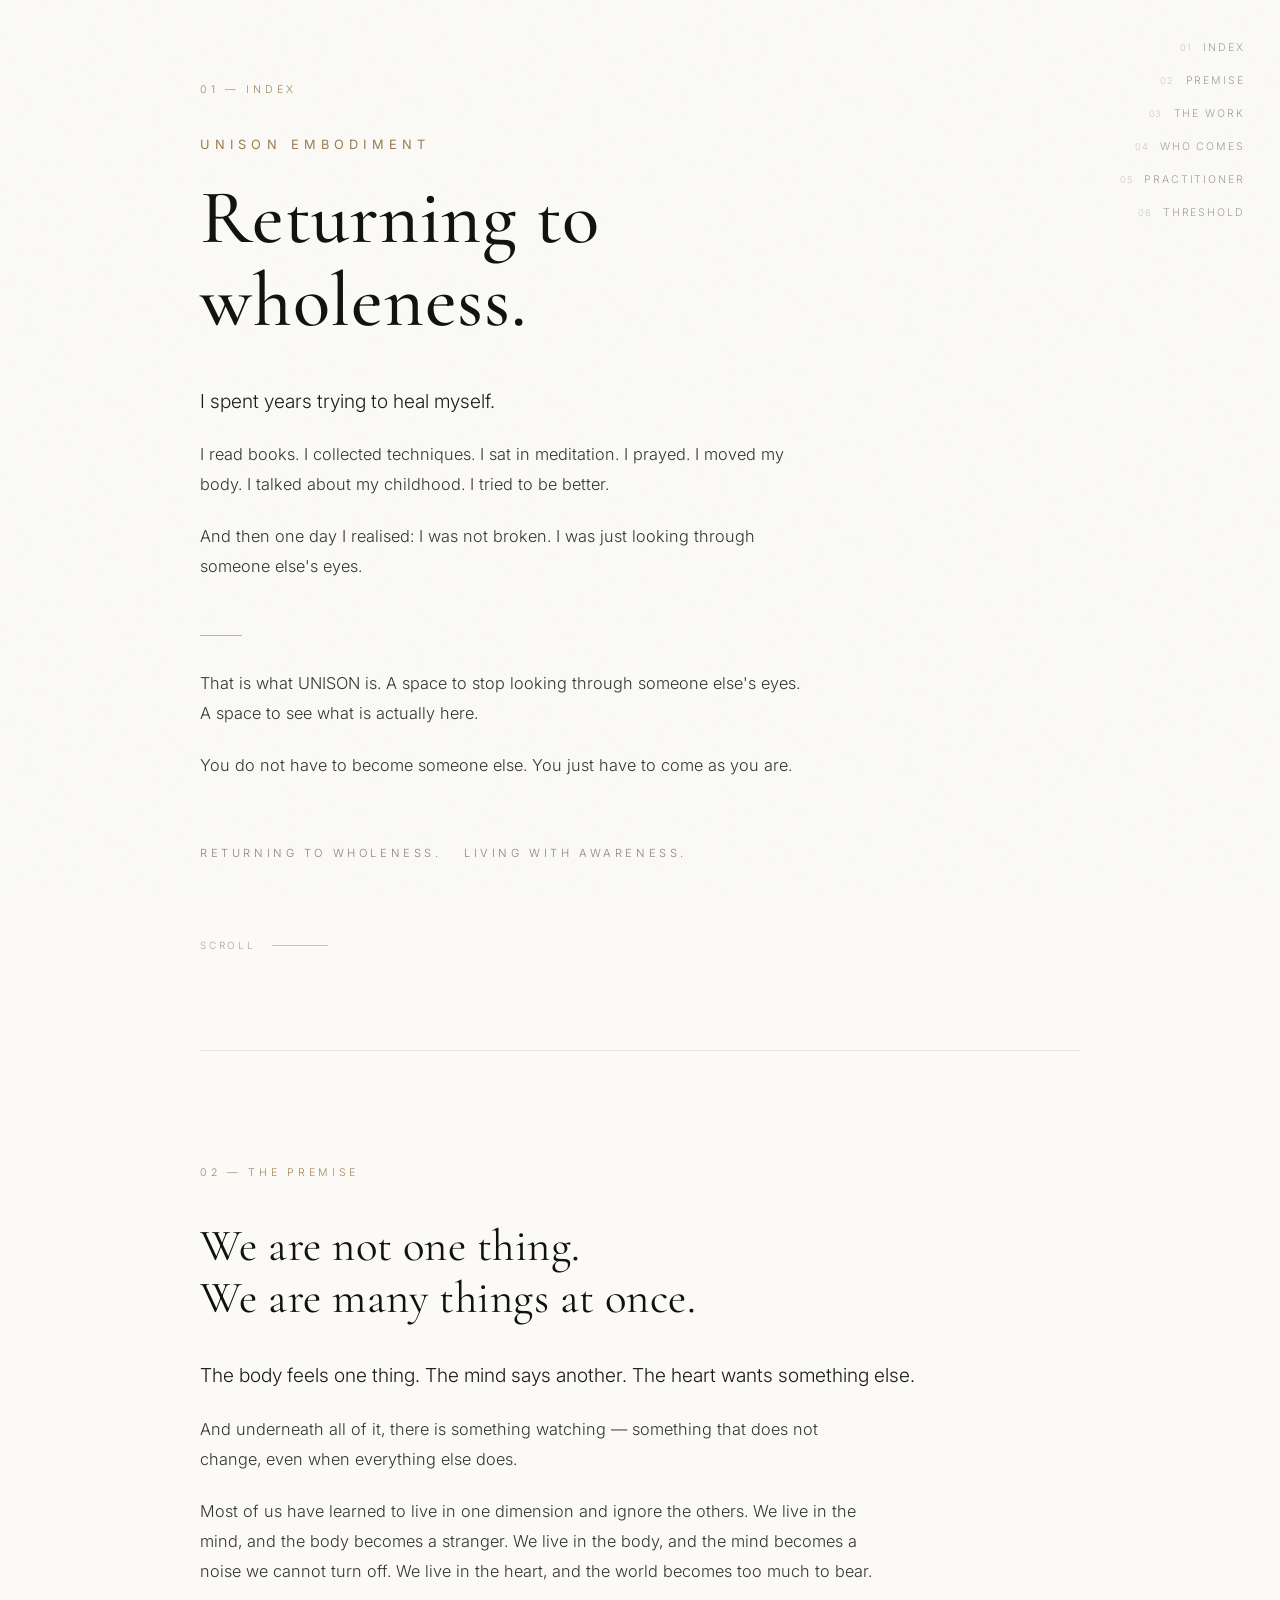
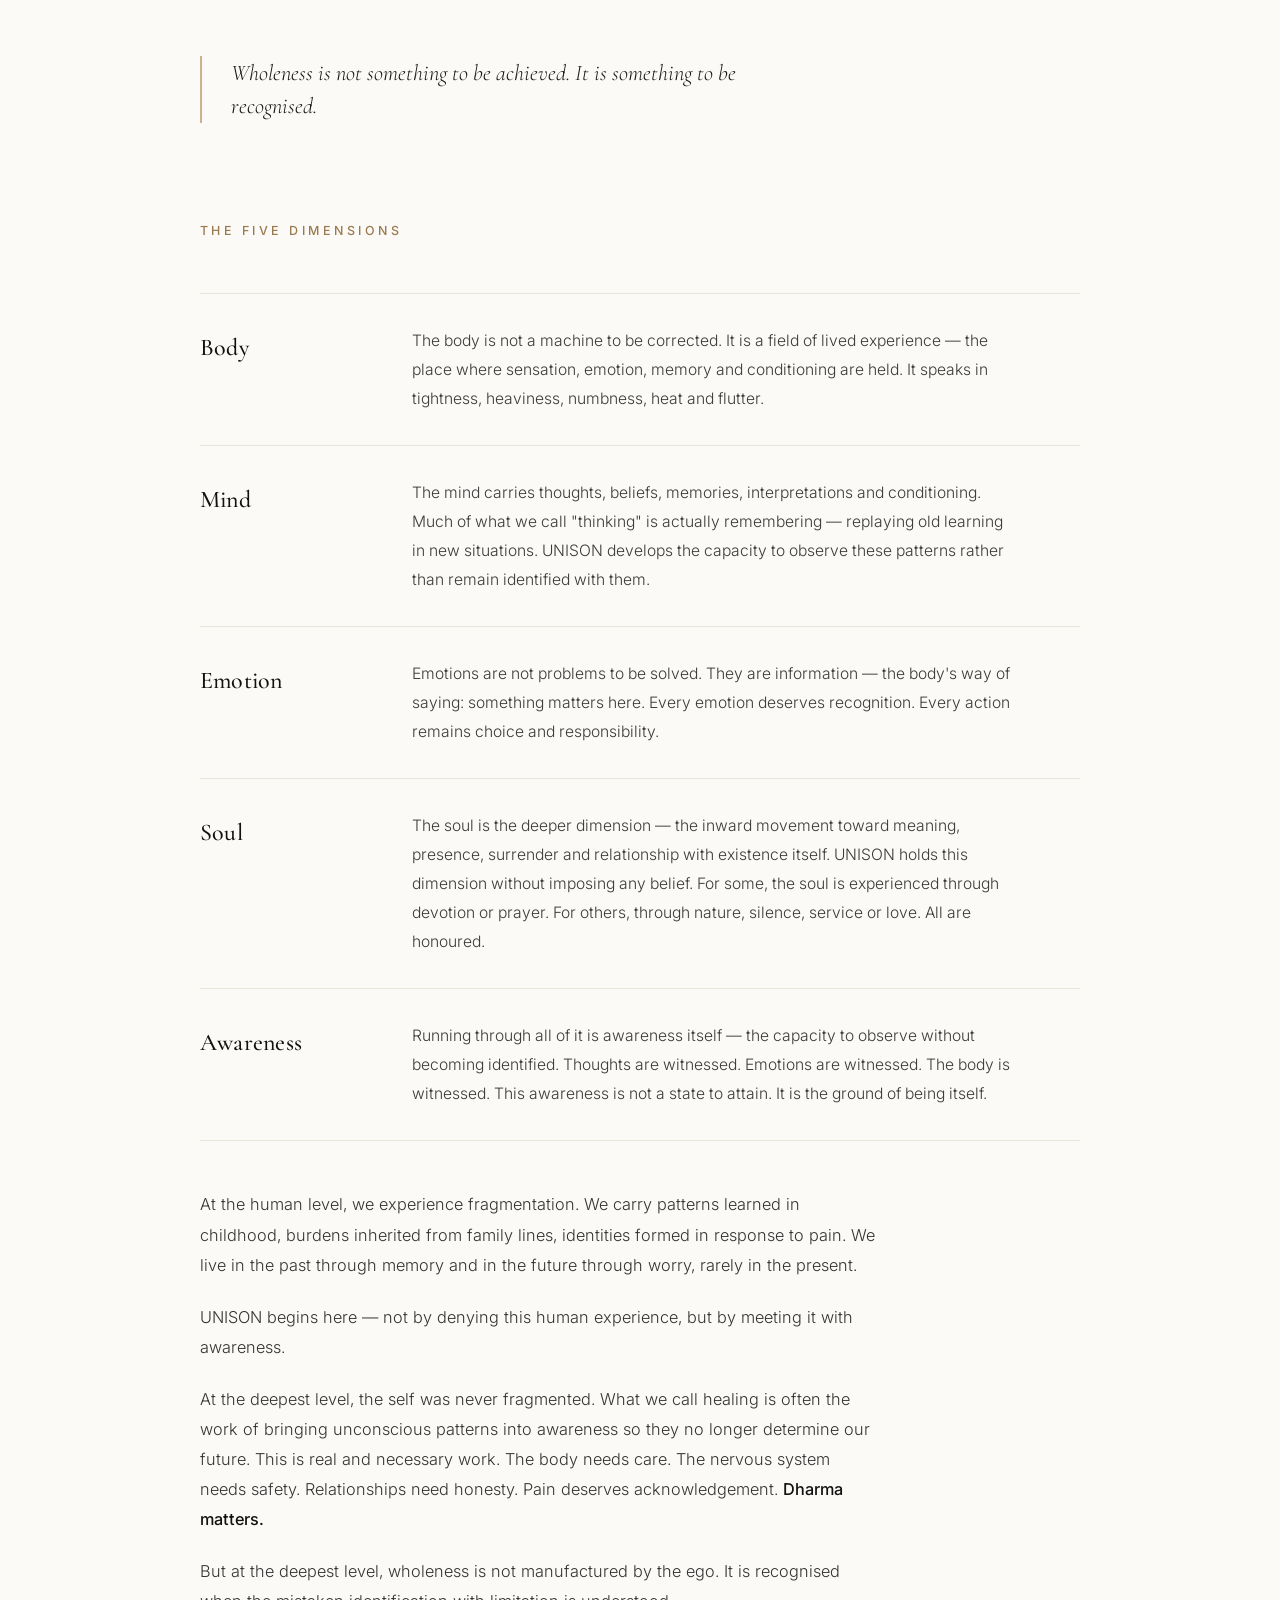
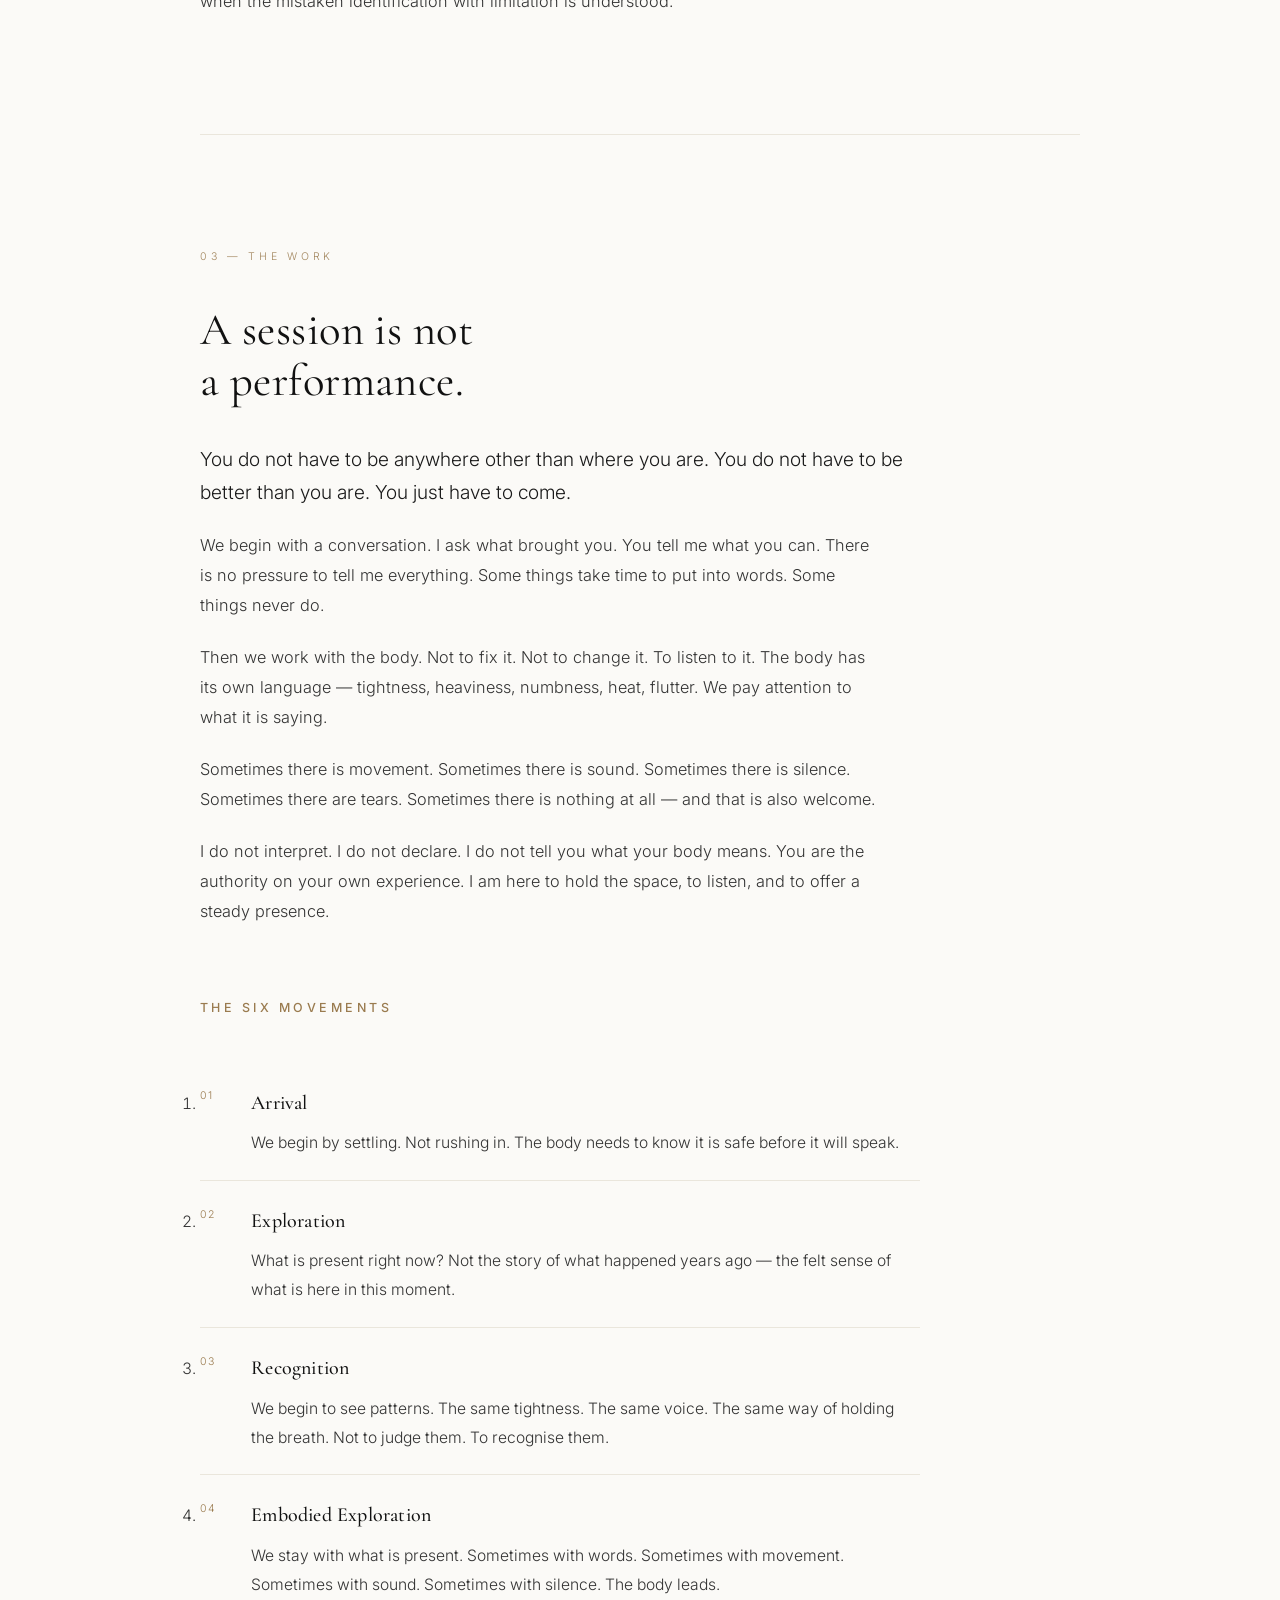
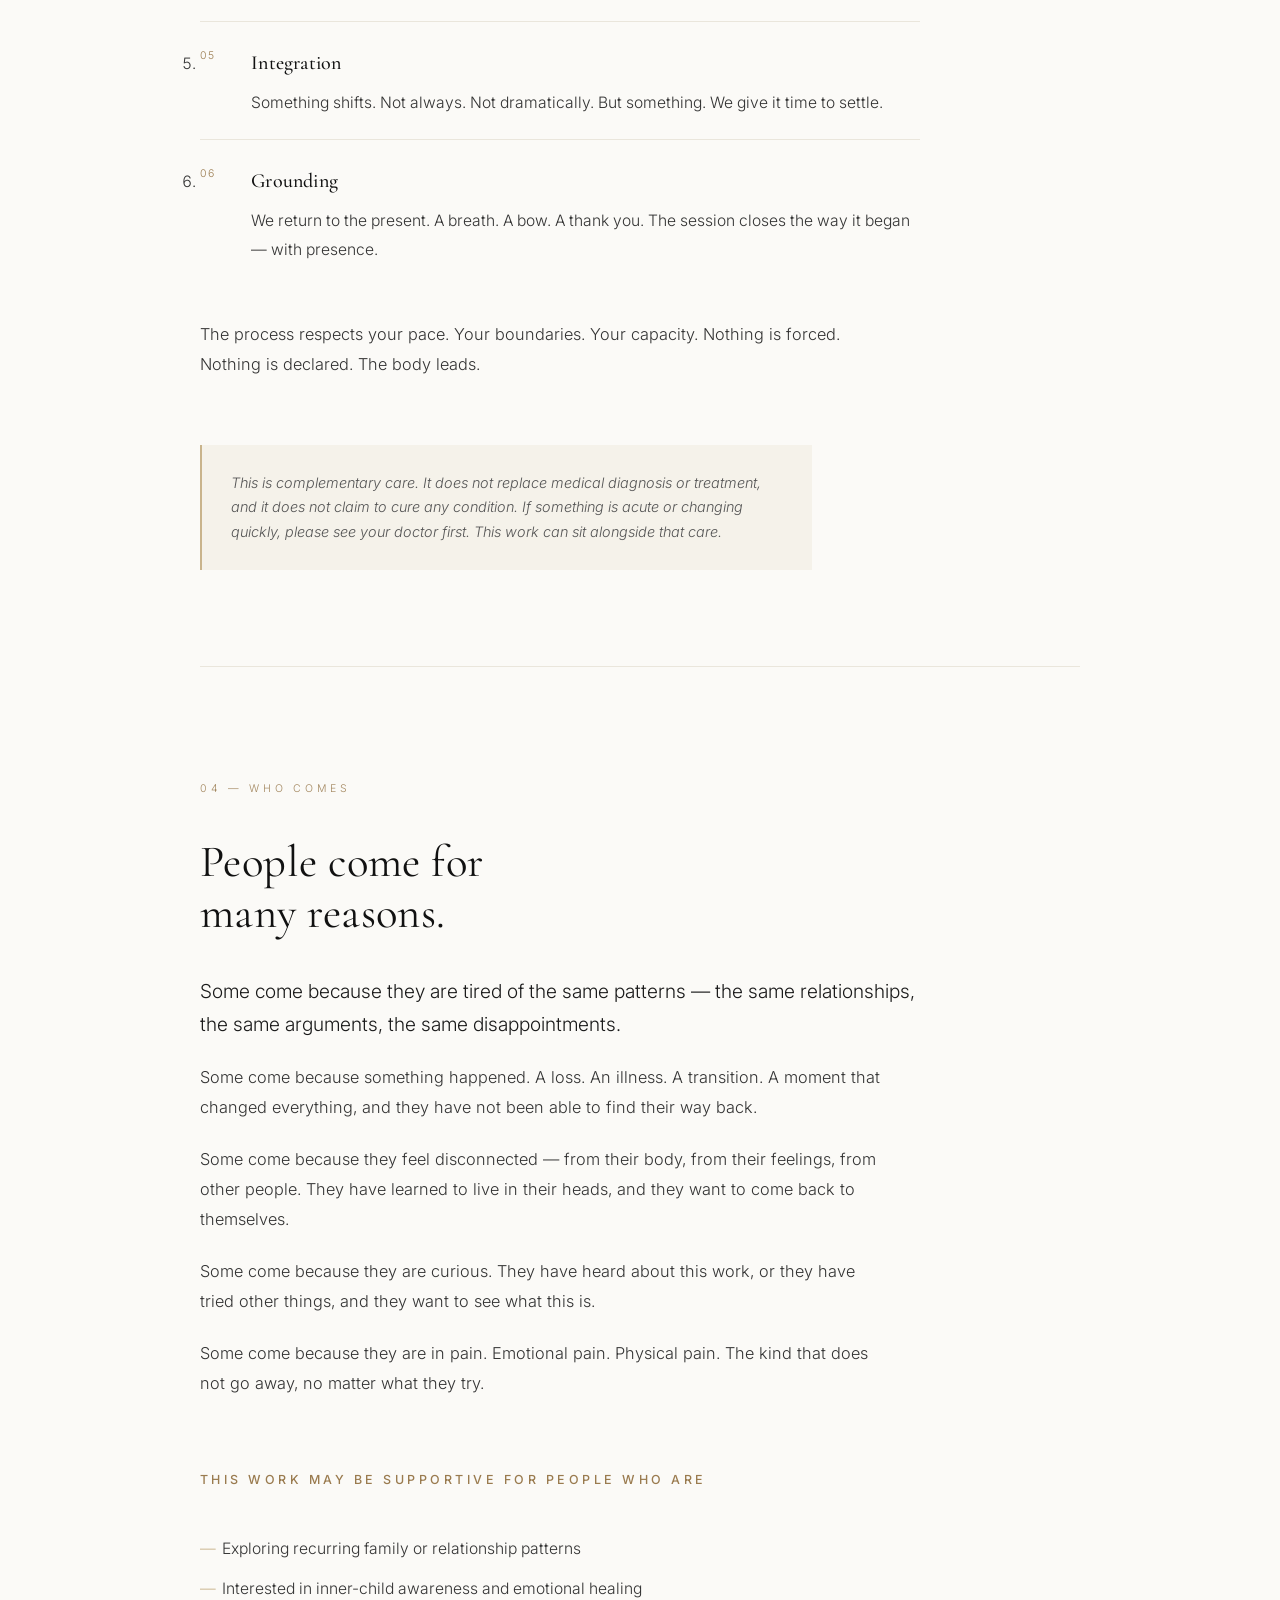
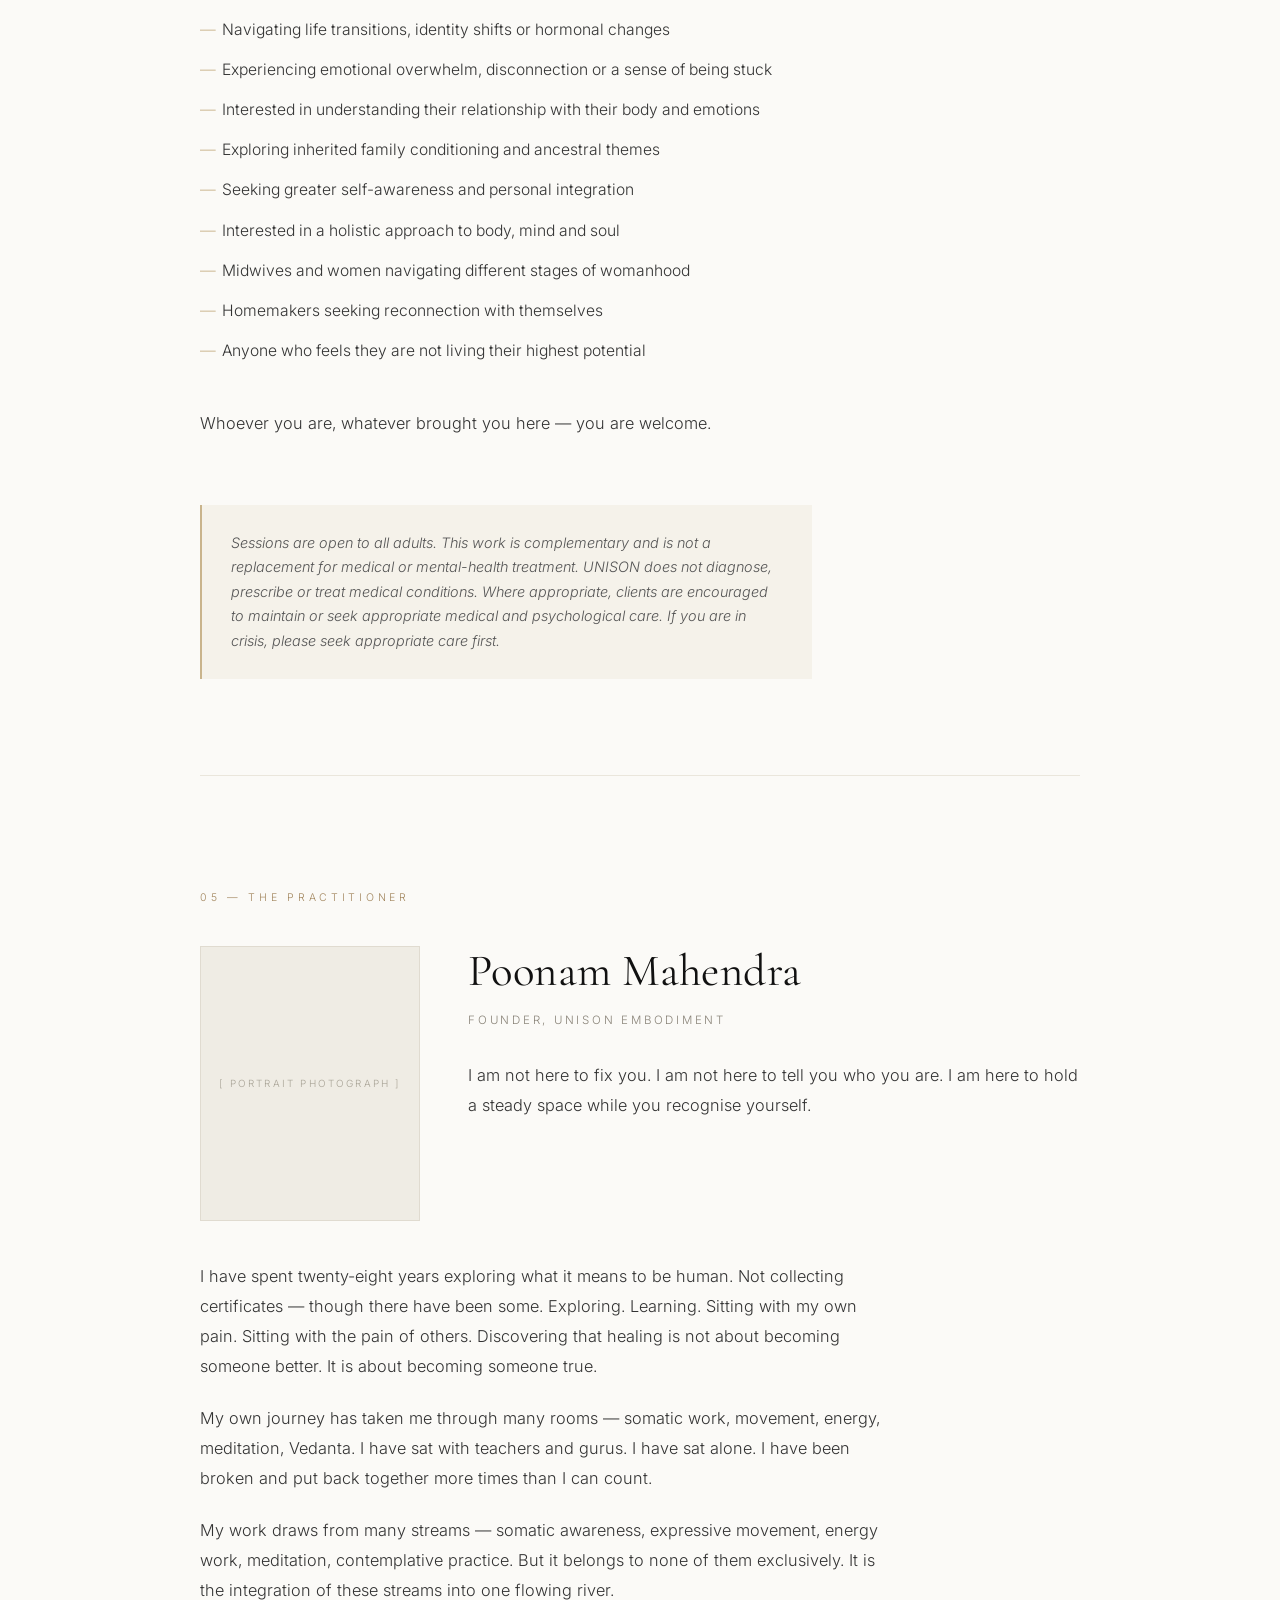
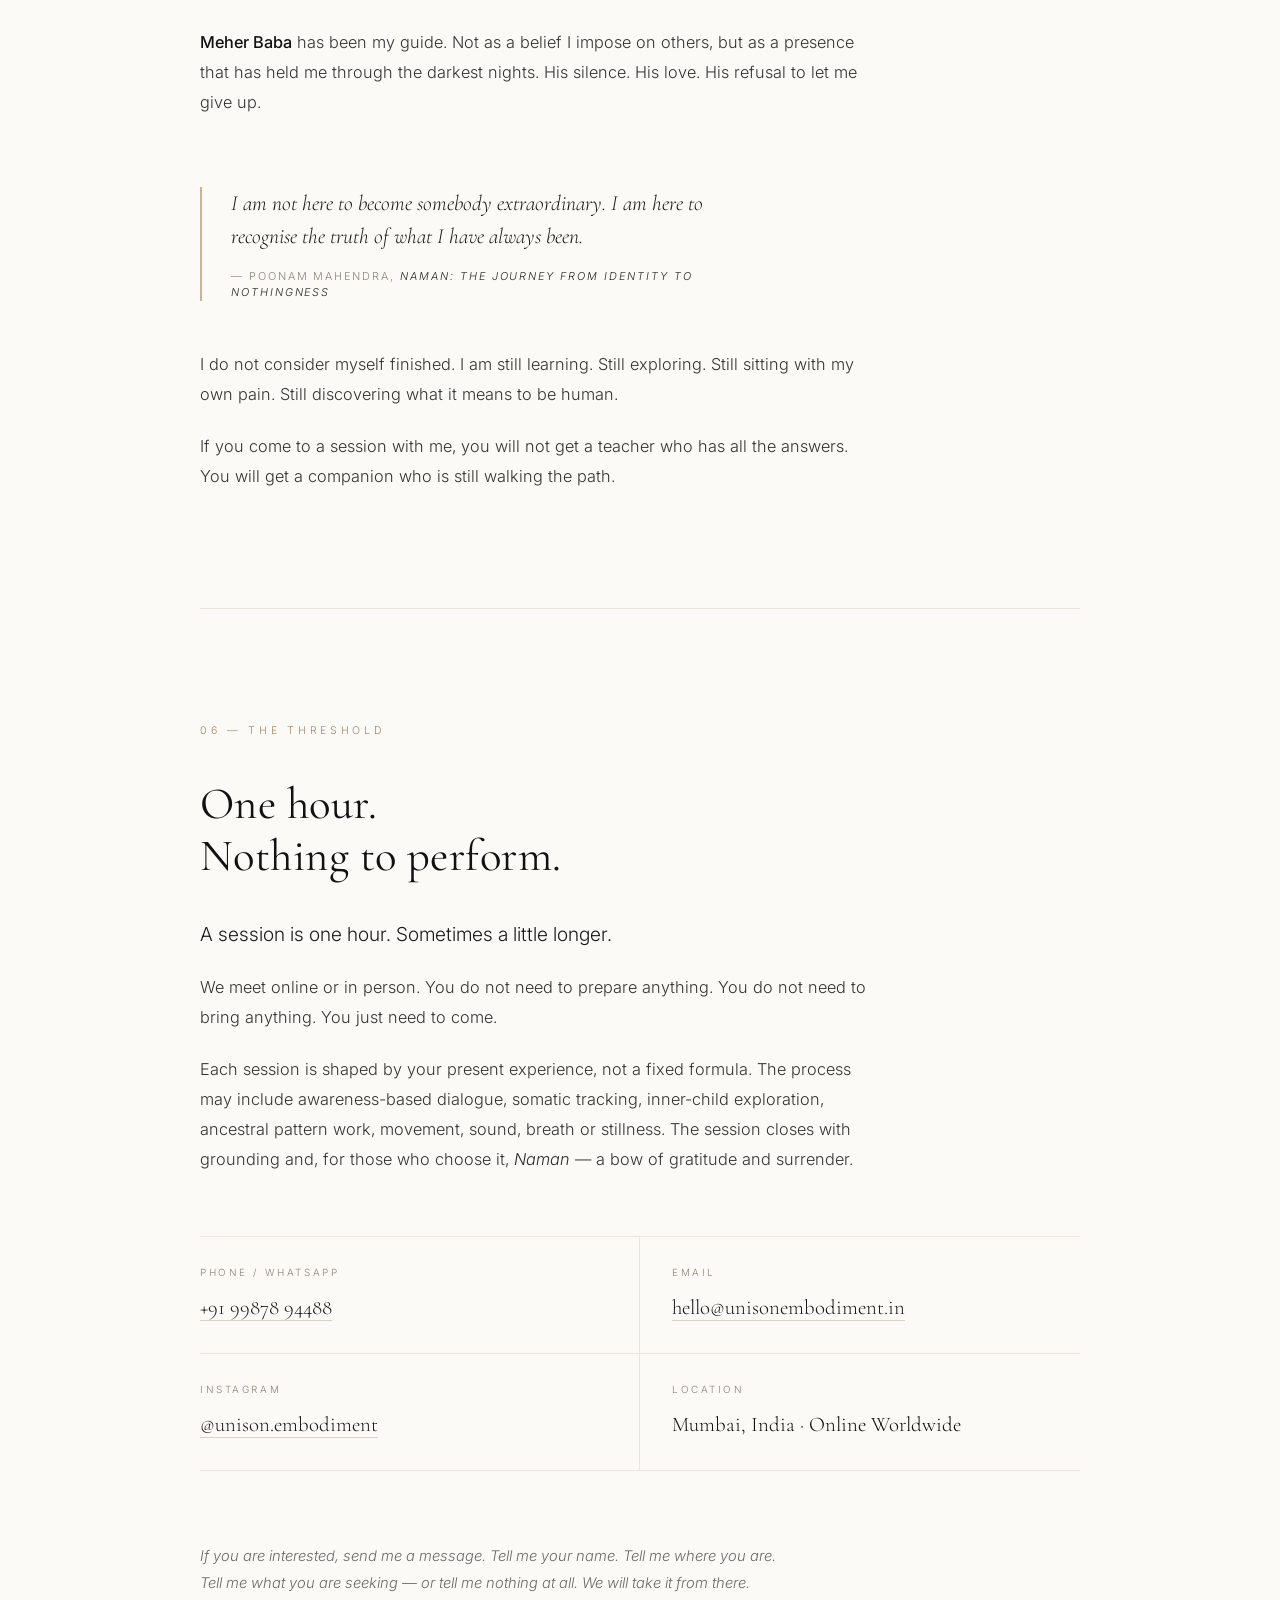
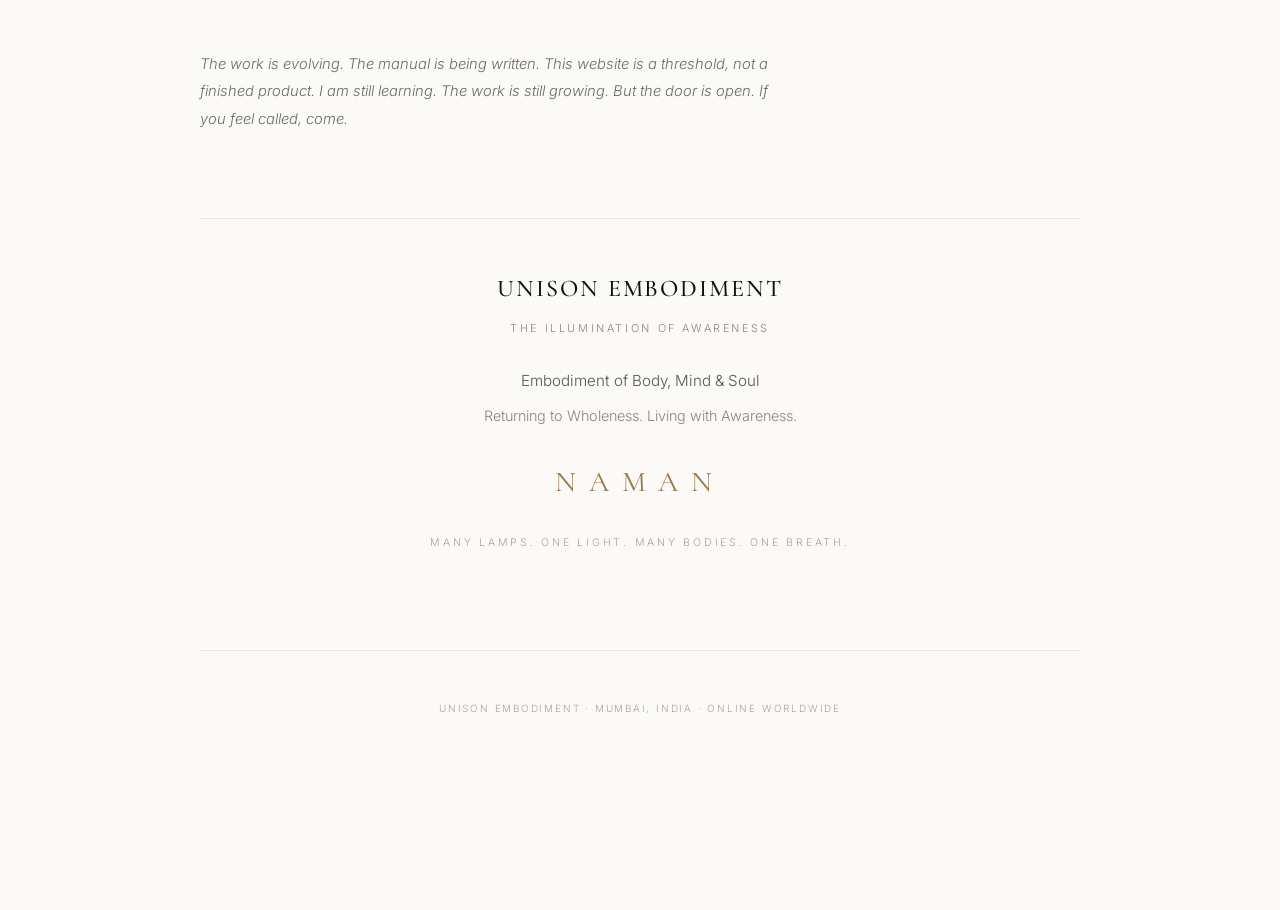
<file: _archive-onepage.html>
<!DOCTYPE html>
<html lang="en">
<head>
    <meta charset="UTF-8">
    <meta name="viewport" content="width=device-width, initial-scale=1.0">
    <title>UNISON EMBODIMENT · Returning to Wholeness</title>
    <meta name="description" content="UNISON EMBODIMENT — an awareness-led, integrative practice founded by Poonam Mahendra. Body, mind, soul. Returning to wholeness. Living with awareness.">
    <link rel="preconnect" href="https://fonts.googleapis.com">
    <link rel="preconnect" href="https://fonts.gstatic.com" crossorigin>
    <link href="https://fonts.googleapis.com/css2?family=Cormorant+Garamond:ital,wght@0,300;0,400;0,500;0,600;1,300;1,400&family=Inter:wght@300;400;500&display=swap" rel="stylesheet">
    <style>
        /* ---------- RESET ---------- */
        * { margin: 0; padding: 0; box-sizing: border-box; }

        html {
            scroll-behavior: smooth;
            scroll-padding-top: 2rem;
        }

        body {
            background: #fbfaf7;
            color: #1f1f1f;
            font-family: 'Inter', 'Helvetica Neue', system-ui, -apple-system, sans-serif;
            line-height: 1.85;
            font-weight: 300;
            -webkit-font-smoothing: antialiased;
            -moz-osx-font-smoothing: grayscale;
            padding: 0 1.5rem;
            overflow-x: hidden;
        }

        /* subtle paper grain */
        body::before {
            content: "";
            position: fixed;
            inset: 0;
            pointer-events: none;
            z-index: 1000;
            opacity: 0.025;
            background-image: url("data:image/svg+xml,%3Csvg viewBox='0 0 200 200' xmlns='http://www.w3.org/2000/svg'%3E%3Cfilter id='n'%3E%3CfeTurbulence type='fractalNoise' baseFrequency='0.85' numOctaves='4' stitchTiles='stitch'/%3E%3C/filter%3E%3Crect width='100%25' height='100%25' filter='url(%23n)'/%3E%3C/svg%3E");
            background-repeat: repeat;
            background-size: 220px 220px;
        }

        /* ---------- TYPOGRAPHY ---------- */
        h1, h2, h3, h4 {
            font-family: 'Cormorant Garamond', 'Times New Roman', serif;
            color: #111111;
            font-weight: 400;
            letter-spacing: 0.01em;
        }

        h1 {
            font-size: clamp(2.6rem, 8vw, 4.8rem);
            line-height: 1.08;
            font-weight: 500;
            margin-bottom: 0.4rem;
        }

        h1 .eyebrow {
            display: block;
            font-family: 'Inter', sans-serif;
            font-size: clamp(0.7rem, 2vw, 0.8rem);
            font-weight: 400;
            color: #9a7b4f;
            letter-spacing: 0.4em;
            text-transform: uppercase;
            margin-bottom: 1.6rem;
        }

        h2 {
            font-size: clamp(1.9rem, 4.5vw, 2.8rem);
            line-height: 1.15;
            margin-bottom: 2.2rem;
            font-weight: 400;
        }

        h3 {
            font-family: 'Inter', sans-serif;
            font-size: 0.78rem;
            font-weight: 500;
            letter-spacing: 0.28em;
            text-transform: uppercase;
            color: #9a7b4f;
            margin: 3rem 0 1.2rem;
        }

        p {
            margin-bottom: 1.35rem;
            color: #333333;
            max-width: 68ch;
            font-size: 1.02rem;
        }

        p.lede {
            font-size: 1.2rem;
            color: #1a1a1a;
            line-height: 1.7;
            max-width: 60ch;
        }

        strong { color: #111; font-weight: 500; }
        em { font-style: italic; color: #2a2a2a; }

        a {
            color: #1a1a1a;
            text-decoration: none;
            border-bottom: 1px solid #c9c4ba;
            transition: border-color 0.3s ease, color 0.3s ease;
        }
        a:hover { border-color: #9a7b4f; color: #9a7b4f; }

        ul { list-style: none; padding: 0; margin-bottom: 1.5rem; }

        /* ---------- FIXED INDEX ---------- */
        .index {
            position: fixed;
            top: 2.2rem;
            right: 2.2rem;
            z-index: 200;
            display: flex;
            flex-direction: column;
            align-items: flex-end;
            gap: 0.55rem;
            opacity: 0.55;
            transition: opacity 0.35s ease;
        }
        .index:hover { opacity: 1; }

        .index a {
            font-family: 'Inter', sans-serif;
            font-size: 0.66rem;
            letter-spacing: 0.18em;
            text-transform: uppercase;
            color: #555;
            border-bottom: none;
            padding: 0.15rem 0;
            display: flex;
            align-items: center;
            gap: 0.7rem;
        }
        .index a:hover { color: #9a7b4f; }

        .index .num {
            font-size: 0.58rem;
            color: #a8a396;
            letter-spacing: 0.1em;
            width: 1.4rem;
            text-align: right;
        }

        @media (max-width: 820px) {
            .index {
                top: auto;
                bottom: 0;
                right: 0;
                left: 0;
                flex-direction: row;
                flex-wrap: wrap;
                justify-content: center;
                align-items: center;
                gap: 0.3rem 1rem;
                background: rgba(251,250,247,0.94);
                backdrop-filter: blur(8px);
                padding: 0.7rem 1rem;
                border-top: 1px solid #e6e2d8;
                opacity: 1;
            }
            .index a { font-size: 0.58rem; letter-spacing: 0.1em; }
            .index .num { display: none; }
            body { padding-bottom: 3rem; }
        }

        /* ---------- LAYOUT ---------- */
        .page {
            max-width: 880px;
            margin: 0 auto;
            padding: 0 0 7rem;
            position: relative;
            z-index: 1;
        }

        .section {
            padding: 7rem 0 6rem;
            border-bottom: 1px solid #eae6dc;
            min-height: 90vh;
            display: flex;
            flex-direction: column;
            justify-content: center;
        }
        .section:last-of-type { border-bottom: none; }

        .section-number {
            font-family: 'Inter', sans-serif;
            font-size: 0.66rem;
            letter-spacing: 0.35em;
            text-transform: uppercase;
            color: #9a7b4f;
            margin-bottom: 2.4rem;
            opacity: 0.9;
        }

        .divider {
            width: 42px;
            height: 1px;
            background: #c9b48c;
            margin: 2rem 0;
        }

        /* ---------- INDEX SECTION ---------- */
        .hero-section { min-height: 100vh; justify-content: center; padding-top: 5rem; }

        .hero-section .mantra {
            font-family: 'Inter', sans-serif;
            font-size: 0.7rem;
            letter-spacing: 0.32em;
            text-transform: uppercase;
            color: #8a8479;
            margin-top: 2.6rem;
        }
        .hero-section .mantra span { display: inline-block; margin-right: 1rem; }

        .hero-section .scroll-hint {
            margin-top: 4.5rem;
            font-family: 'Inter', sans-serif;
            font-size: 0.62rem;
            letter-spacing: 0.28em;
            text-transform: uppercase;
            color: #a8a396;
            display: flex;
            align-items: center;
            gap: 1rem;
        }
        .hero-section .scroll-hint::after {
            content: "";
            display: block;
            width: 3.5rem;
            height: 1px;
            background: #c9c4ba;
        }

        /* ---------- PULL QUOTE ---------- */
        .pull-quote {
            margin: 3rem 0;
            padding: 0 0 0 1.8rem;
            border-left: 2px solid #c9b48c;
            font-family: 'Cormorant Garamond', serif;
            font-size: 1.4rem;
            font-style: italic;
            color: #1a1a1a;
            line-height: 1.5;
            max-width: 60ch;
        }

        /* ---------- DIMENSIONS ---------- */
        .dimensions {
            display: grid;
            grid-template-columns: 1fr;
            gap: 0;
            margin: 2rem 0 3rem;
            border-top: 1px solid #eae6dc;
        }
        .dim {
            padding: 2rem 0 2rem 0;
            border-bottom: 1px solid #eae6dc;
            display: grid;
            grid-template-columns: 1fr;
            gap: 0.4rem;
        }
        @media (min-width: 700px) {
            .dim {
                grid-template-columns: 180px 1fr;
                gap: 2rem;
                align-items: start;
            }
        }
        .dim h4 {
            font-family: 'Cormorant Garamond', serif;
            font-size: 1.5rem;
            font-weight: 500;
            color: #111;
            margin: 0;
        }
        .dim p {
            margin: 0;
            font-size: 0.98rem;
            color: #3a3a3a;
            max-width: 60ch;
        }

        /* ---------- STEPS / MOVEMENTS ---------- */
        .steps { counter-reset: step; margin: 1.5rem 0 2rem; }
        .steps li {
            counter-increment: step;
            position: relative;
            padding: 1.4rem 0 1.4rem 3.2rem;
            border-bottom: 1px solid #eae6dc;
            color: #333;
            max-width: 72ch;
            font-size: 0.98rem;
        }
        .steps li:last-child { border-bottom: none; }
        .steps li::before {
            content: "0" counter(step);
            position: absolute;
            left: 0;
            top: 1.5rem;
            font-family: 'Inter', sans-serif;
            font-size: 0.66rem;
            letter-spacing: 0.12em;
            color: #9a7b4f;
        }
        .steps li strong {
            display: block;
            font-family: 'Cormorant Garamond', serif;
            font-size: 1.25rem;
            font-weight: 500;
            color: #111;
            margin-bottom: 0.4rem;
            letter-spacing: 0.01em;
        }

        /* ---------- SIMPLE LIST ---------- */
        .plain-list { margin: 1.5rem 0 2rem; }
        .plain-list li {
            position: relative;
            padding-left: 1.4rem;
            margin-bottom: 0.7rem;
            color: #333;
            font-size: 0.98rem;
            max-width: 68ch;
        }
        .plain-list li::before {
            content: "—";
            position: absolute;
            left: 0;
            color: #c9b48c;
        }

        /* ---------- DISCLAIMER ---------- */
        .disclaimer {
            margin-top: 2.8rem;
            padding: 1.6rem 1.8rem;
            background: #f5f2ea;
            border-left: 2px solid #c9b48c;
            font-size: 0.9rem;
            color: #555;
            font-style: italic;
            max-width: 68ch;
            line-height: 1.7;
        }

        /* ---------- PRACTITIONER ---------- */
        .portrait-wrap {
            display: flex;
            flex-direction: column;
            gap: 2rem;
            margin-bottom: 2.5rem;
        }
        @media (min-width: 700px) {
            .portrait-wrap { flex-direction: row; align-items: flex-start; gap: 3rem; }
        }
        .portrait {
            width: 100%;
            max-width: 220px;
            aspect-ratio: 4 / 5;
            background: #efece4;
            border: 1px solid #e0dbd0;
            display: flex;
            align-items: center;
            justify-content: center;
            color: #a8a396;
            font-family: 'Inter', sans-serif;
            font-size: 0.62rem;
            letter-spacing: 0.22em;
            text-transform: uppercase;
            text-align: center;
            padding: 1rem;
            flex-shrink: 0;
        }
        .portrait-meta { flex: 1; }
        .portrait-meta h2 { margin-bottom: 0.8rem; }
        .portrait-meta .role {
            font-family: 'Inter', sans-serif;
            font-size: 0.72rem;
            letter-spacing: 0.24em;
            text-transform: uppercase;
            color: #8a8479;
            margin-bottom: 1.8rem;
        }

        .practitioner blockquote {
            margin: 3rem 0;
            padding: 0 0 0 1.8rem;
            border-left: 2px solid #c9b48c;
            font-family: 'Cormorant Garamond', serif;
            font-size: 1.35rem;
            font-style: italic;
            color: #1a1a1a;
            line-height: 1.5;
            max-width: 58ch;
        }
        .practitioner blockquote footer {
            margin-top: 1rem;
            font-family: 'Inter', sans-serif;
            font-size: 0.68rem;
            letter-spacing: 0.18em;
            text-transform: uppercase;
            color: #8a8479;
            font-style: normal;
        }

        /* ---------- THRESHOLD / CONTACT ---------- */
        .contact-grid {
            display: grid;
            grid-template-columns: 1fr;
            gap: 0;
            margin: 2.5rem 0;
            border-top: 1px solid #eae6dc;
        }
        @media (min-width: 640px) {
            .contact-grid { grid-template-columns: 1fr 1fr; }
        }
        .contact-item {
            padding: 1.6rem 0;
            border-bottom: 1px solid #eae6dc;
        }
        @media (min-width: 640px) {
            .contact-item:nth-child(odd) { padding-right: 2rem; border-right: 1px solid #eae6dc; }
            .contact-item:nth-child(even) { padding-left: 2rem; }
        }
        .contact-item .label {
            font-family: 'Inter', sans-serif;
            font-size: 0.62rem;
            letter-spacing: 0.26em;
            text-transform: uppercase;
            color: #8a8479;
            margin-bottom: 0.5rem;
        }
        .contact-item .value {
            font-family: 'Cormorant Garamond', serif;
            font-size: 1.3rem;
            color: #111;
        }
        .contact-item .value a { border-bottom: 1px solid #d8d2c5; }

        .threshold .note {
            margin-top: 2rem;
            font-size: 0.92rem;
            color: #6a6a6a;
            font-style: italic;
            max-width: 66ch;
        }

        .closing {
            margin-top: 4rem;
            padding-top: 3rem;
            border-top: 1px solid #eae6dc;
            text-align: center;
        }
        .closing .brand {
            font-family: 'Cormorant Garamond', serif;
            font-size: 1.5rem;
            font-weight: 500;
            letter-spacing: 0.08em;
            color: #111;
            margin-bottom: 0.4rem;
        }
        .closing .sub {
            font-family: 'Inter', sans-serif;
            font-size: 0.68rem;
            letter-spacing: 0.24em;
            text-transform: uppercase;
            color: #8a8479;
            margin-bottom: 1.8rem;
        }
        .closing .naman {
            font-family: 'Cormorant Garamond', serif;
            font-size: 1.8rem;
            letter-spacing: 0.45em;
            text-transform: uppercase;
            color: #9a7b4f;
            margin: 1.6rem 0 1.4rem;
            font-weight: 400;
        }
        .closing .many-lamps {
            font-family: 'Inter', sans-serif;
            font-size: 0.66rem;
            letter-spacing: 0.26em;
            text-transform: uppercase;
            color: #a8a396;
            line-height: 2.2;
        }

        /* ---------- FOOTER ---------- */
        .footer {
            text-align: center;
            padding: 3rem 0 5rem;
            font-family: 'Inter', sans-serif;
            font-size: 0.62rem;
            letter-spacing: 0.18em;
            text-transform: uppercase;
            color: #a8a396;
            border-top: 1px solid #eae6dc;
        }

        /* ---------- RESPONSIVE ---------- */
        @media (max-width: 600px) {
            body { padding: 0 1.25rem; }
            .section { padding: 4.5rem 0 4rem; min-height: auto; }
            h1 { font-size: clamp(2.2rem, 10vw, 3rem); }
            h2 { font-size: 1.7rem; margin-bottom: 1.6rem; }
            p.lede { font-size: 1.08rem; }
            .pull-quote, .practitioner blockquote { font-size: 1.15rem; padding-left: 1.2rem; }
            .hero-section { min-height: 88vh; padding-top: 3.5rem; }
            .hero-section .scroll-hint { margin-top: 3rem; }
        }

        /* ---------- REDUCED MOTION ---------- */
        @media (prefers-reduced-motion: reduce) {
            html { scroll-behavior: auto; }
            * { animation-duration: 0.01ms !important; transition-duration: 0.01ms !important; }
        }
    </style>
</head>
<body>

    <!-- ===== FIXED INDEX ===== -->
    <nav class="index" aria-label="Page index">
        <a href="#index"><span class="num">01</span>Index</a>
        <a href="#premise"><span class="num">02</span>Premise</a>
        <a href="#work"><span class="num">03</span>The Work</a>
        <a href="#who"><span class="num">04</span>Who Comes</a>
        <a href="#practitioner"><span class="num">05</span>Practitioner</a>
        <a href="#threshold"><span class="num">06</span>Threshold</a>
    </nav>

    <main class="page">

        <!-- ===== 01 INDEX ===== -->
        <section class="section hero-section" id="index">
            <div class="section-number">01 — Index</div>
            <h1>
                <span class="eyebrow">UNISON EMBODIMENT</span>
                Returning to<br>wholeness.
            </h1>
            <p class="lede" style="margin-top:2.2rem;">
                I spent years trying to heal myself.
            </p>
            <p style="max-width:60ch;">
                I read books. I collected techniques. I sat in meditation. I prayed. I moved my body. I talked about my childhood. I tried to be better.
            </p>
            <p style="max-width:60ch;">
                And then one day I realised: I was not broken. I was just looking through someone else's eyes.
            </p>
            <div class="divider"></div>
            <p style="max-width:60ch;">
                That is what UNISON is. A space to stop looking through someone else's eyes. A space to see what is actually here.
            </p>
            <p style="max-width:60ch;">
                You do not have to become someone else. You just have to come as you are.
            </p>
            <div class="mantra">
                <span>Returning to Wholeness.</span>
                <span>Living with Awareness.</span>
            </div>
            <div class="scroll-hint">Scroll</div>
        </section>

        <!-- ===== 02 PREMISE ===== -->
        <section class="section premise" id="premise">
            <div class="section-number">02 — The Premise</div>
            <h2>We are not one thing.<br>We are many things at once.</h2>
            <p class="lede">
                The body feels one thing. The mind says another. The heart wants something else.
            </p>
            <p>
                And underneath all of it, there is something watching — something that does not change, even when everything else does.
            </p>
            <p>
                Most of us have learned to live in one dimension and ignore the others. We live in the mind, and the body becomes a stranger. We live in the body, and the mind becomes a noise we cannot turn off. We live in the heart, and the world becomes too much to bear.
            </p>

            <div class="pull-quote">
                Wholeness is not something to be achieved. It is something to be recognised.
            </div>

            <h3>The Five Dimensions</h3>
            <div class="dimensions">
                <div class="dim">
                    <h4>Body</h4>
                    <p>The body is not a machine to be corrected. It is a field of lived experience — the place where sensation, emotion, memory and conditioning are held. It speaks in tightness, heaviness, numbness, heat and flutter.</p>
                </div>
                <div class="dim">
                    <h4>Mind</h4>
                    <p>The mind carries thoughts, beliefs, memories, interpretations and conditioning. Much of what we call "thinking" is actually remembering — replaying old learning in new situations. UNISON develops the capacity to observe these patterns rather than remain identified with them.</p>
                </div>
                <div class="dim">
                    <h4>Emotion</h4>
                    <p>Emotions are not problems to be solved. They are information — the body's way of saying: something matters here. Every emotion deserves recognition. Every action remains choice and responsibility.</p>
                </div>
                <div class="dim">
                    <h4>Soul</h4>
                    <p>The soul is the deeper dimension — the inward movement toward meaning, presence, surrender and relationship with existence itself. UNISON holds this dimension without imposing any belief. For some, the soul is experienced through devotion or prayer. For others, through nature, silence, service or love. All are honoured.</p>
                </div>
                <div class="dim">
                    <h4>Awareness</h4>
                    <p>Running through all of it is awareness itself — the capacity to observe without becoming identified. Thoughts are witnessed. Emotions are witnessed. The body is witnessed. This awareness is not a state to attain. It is the ground of being itself.</p>
                </div>
            </div>

            <p>
                At the human level, we experience fragmentation. We carry patterns learned in childhood, burdens inherited from family lines, identities formed in response to pain. We live in the past through memory and in the future through worry, rarely in the present.
            </p>
            <p>
                UNISON begins here — not by denying this human experience, but by meeting it with awareness.
            </p>
            <p>
                At the deepest level, the self was never fragmented. What we call healing is often the work of bringing unconscious patterns into awareness so they no longer determine our future. This is real and necessary work. The body needs care. The nervous system needs safety. Relationships need honesty. Pain deserves acknowledgement. <strong>Dharma matters.</strong>
            </p>
            <p>
                But at the deepest level, wholeness is not manufactured by the ego. It is recognised when the mistaken identification with limitation is understood.
            </p>
        </section>

        <!-- ===== 03 THE WORK ===== -->
        <section class="section work" id="work">
            <div class="section-number">03 — The Work</div>
            <h2>A session is not<br>a performance.</h2>
            <p class="lede">
                You do not have to be anywhere other than where you are. You do not have to be better than you are. You just have to come.
            </p>
            <p>
                We begin with a conversation. I ask what brought you. You tell me what you can. There is no pressure to tell me everything. Some things take time to put into words. Some things never do.
            </p>
            <p>
                Then we work with the body. Not to fix it. Not to change it. To listen to it. The body has its own language — tightness, heaviness, numbness, heat, flutter. We pay attention to what it is saying.
            </p>
            <p>
                Sometimes there is movement. Sometimes there is sound. Sometimes there is silence. Sometimes there are tears. Sometimes there is nothing at all — and that is also welcome.
            </p>
            <p>
                I do not interpret. I do not declare. I do not tell you what your body means. You are the authority on your own experience. I am here to hold the space, to listen, and to offer a steady presence.
            </p>

            <h3>The Six Movements</h3>
            <ol class="steps">
                <li>
                    <strong>Arrival</strong>
                    We begin by settling. Not rushing in. The body needs to know it is safe before it will speak.
                </li>
                <li>
                    <strong>Exploration</strong>
                    What is present right now? Not the story of what happened years ago — the felt sense of what is here in this moment.
                </li>
                <li>
                    <strong>Recognition</strong>
                    We begin to see patterns. The same tightness. The same voice. The same way of holding the breath. Not to judge them. To recognise them.
                </li>
                <li>
                    <strong>Embodied Exploration</strong>
                    We stay with what is present. Sometimes with words. Sometimes with movement. Sometimes with sound. Sometimes with silence. The body leads.
                </li>
                <li>
                    <strong>Integration</strong>
                    Something shifts. Not always. Not dramatically. But something. We give it time to settle.
                </li>
                <li>
                    <strong>Grounding</strong>
                    We return to the present. A breath. A bow. A thank you. The session closes the way it began — with presence.
                </li>
            </ol>

            <p>
                The process respects your pace. Your boundaries. Your capacity. Nothing is forced. Nothing is declared. The body leads.
            </p>

            <div class="disclaimer">
                This is complementary care. It does not replace medical diagnosis or treatment, and it does not claim to cure any condition. If something is acute or changing quickly, please see your doctor first. This work can sit alongside that care.
            </div>
        </section>

        <!-- ===== 04 WHO COMES ===== -->
        <section class="section who-comes" id="who">
            <div class="section-number">04 — Who Comes</div>
            <h2>People come for<br>many reasons.</h2>
            <p class="lede">
                Some come because they are tired of the same patterns — the same relationships, the same arguments, the same disappointments.
            </p>
            <p>
                Some come because something happened. A loss. An illness. A transition. A moment that changed everything, and they have not been able to find their way back.
            </p>
            <p>
                Some come because they feel disconnected — from their body, from their feelings, from other people. They have learned to live in their heads, and they want to come back to themselves.
            </p>
            <p>
                Some come because they are curious. They have heard about this work, or they have tried other things, and they want to see what this is.
            </p>
            <p>
                Some come because they are in pain. Emotional pain. Physical pain. The kind that does not go away, no matter what they try.
            </p>

            <h3>This work may be supportive for people who are</h3>
            <ul class="plain-list">
                <li>Exploring recurring family or relationship patterns</li>
                <li>Interested in inner-child awareness and emotional healing</li>
                <li>Navigating life transitions, identity shifts or hormonal changes</li>
                <li>Experiencing emotional overwhelm, disconnection or a sense of being stuck</li>
                <li>Interested in understanding their relationship with their body and emotions</li>
                <li>Exploring inherited family conditioning and ancestral themes</li>
                <li>Seeking greater self-awareness and personal integration</li>
                <li>Interested in a holistic approach to body, mind and soul</li>
                <li>Midwives and women navigating different stages of womanhood</li>
                <li>Homemakers seeking reconnection with themselves</li>
                <li>Anyone who feels they are not living their highest potential</li>
            </ul>

            <p>
                Whoever you are, whatever brought you here — you are welcome.
            </p>

            <div class="disclaimer">
                Sessions are open to all adults. This work is complementary and is not a replacement for medical or mental-health treatment. UNISON does not diagnose, prescribe or treat medical conditions. Where appropriate, clients are encouraged to maintain or seek appropriate medical and psychological care. If you are in crisis, please seek appropriate care first.
            </div>
        </section>

        <!-- ===== 05 PRACTITIONER ===== -->
        <section class="section practitioner" id="practitioner">
            <div class="section-number">05 — The Practitioner</div>

            <div class="portrait-wrap">
                <div class="portrait" aria-label="Portrait photograph placeholder">
                    [ Portrait photograph ]
                </div>
                <div class="portrait-meta">
                    <h2>Poonam Mahendra</h2>
                    <div class="role">Founder, UNISON EMBODIMENT</div>
                    <p style="margin-bottom:0;">
                        I am not here to fix you. I am not here to tell you who you are. I am here to hold a steady space while you recognise yourself.
                    </p>
                </div>
            </div>

            <p>
                I have spent twenty-eight years exploring what it means to be human. Not collecting certificates — though there have been some. Exploring. Learning. Sitting with my own pain. Sitting with the pain of others. Discovering that healing is not about becoming someone better. It is about becoming someone true.
            </p>
            <p>
                My own journey has taken me through many rooms — somatic work, movement, energy, meditation, Vedanta. I have sat with teachers and gurus. I have sat alone. I have been broken and put back together more times than I can count.
            </p>
            <p>
                My work draws from many streams — somatic awareness, expressive movement, energy work, meditation, contemplative practice. But it belongs to none of them exclusively. It is the integration of these streams into one flowing river.
            </p>
            <p>
                <strong>Meher Baba</strong> has been my guide. Not as a belief I impose on others, but as a presence that has held me through the darkest nights. His silence. His love. His refusal to let me give up.
            </p>

            <blockquote>
                I am not here to become somebody extraordinary. I am here to recognise the truth of what I have always been.
                <footer>— Poonam Mahendra, <em>Naman: The Journey from Identity to Nothingness</em></footer>
            </blockquote>

            <p>
                I do not consider myself finished. I am still learning. Still exploring. Still sitting with my own pain. Still discovering what it means to be human.
            </p>
            <p>
                If you come to a session with me, you will not get a teacher who has all the answers. You will get a companion who is still walking the path.
            </p>
        </section>

        <!-- ===== 06 THRESHOLD ===== -->
        <section class="section threshold" id="threshold">
            <div class="section-number">06 — The Threshold</div>
            <h2>One hour.<br>Nothing to perform.</h2>
            <p class="lede">
                A session is one hour. Sometimes a little longer.
            </p>
            <p>
                We meet online or in person. You do not need to prepare anything. You do not need to bring anything. You just need to come.
            </p>
            <p>
                Each session is shaped by your present experience, not a fixed formula. The process may include awareness-based dialogue, somatic tracking, inner-child exploration, ancestral pattern work, movement, sound, breath or stillness. The session closes with grounding and, for those who choose it, <em>Naman</em> — a bow of gratitude and surrender.
            </p>

            <div class="contact-grid">
                <div class="contact-item">
                    <div class="label">Phone / WhatsApp</div>
                    <div class="value"><a href="tel:+919987894488">+91 99878 94488</a></div>
                </div>
                <div class="contact-item">
                    <div class="label">Email</div>
                    <div class="value"><a href="mailto:hello@unisonembodiment.in">hello@unisonembodiment.in</a></div>
                </div>
                <div class="contact-item">
                    <div class="label">Instagram</div>
                    <div class="value"><a href="https://www.instagram.com/unison.embodiment" target="_blank" rel="noopener">@unison.embodiment</a></div>
                </div>
                <div class="contact-item">
                    <div class="label">Location</div>
                    <div class="value">Mumbai, India · Online Worldwide</div>
                </div>
            </div>

            <p class="note">
                If you are interested, send me a message. Tell me your name. Tell me where you are. Tell me what you are seeking — or tell me nothing at all. We will take it from there.
            </p>
            <p class="note">
                The work is evolving. The manual is being written. This website is a threshold, not a finished product. I am still learning. The work is still growing. But the door is open. If you feel called, come.
            </p>

            <div class="closing">
                <div class="brand">UNISON EMBODIMENT</div>
                <div class="sub">The Illumination of Awareness</div>
                <p style="max-width:48ch; margin:0 auto 0.5rem; color:#555; font-size:0.95rem;">
                    Embodiment of Body, Mind &amp; Soul
                </p>
                <p style="max-width:48ch; margin:0 auto; color:#8a8479; font-size:0.9rem;">
                    Returning to Wholeness. Living with Awareness.
                </p>
                <div class="naman">Naman</div>
                <div class="many-lamps">
                    Many lamps. One light.

                    Many bodies. One breath.
                </div>
            </div>
        </section>

        <!-- ===== FOOTER ===== -->
        <footer class="footer">
            UNISON EMBODIMENT · Mumbai, India · Online Worldwide
        </footer>

    </main>

</body>
</html>
</file>
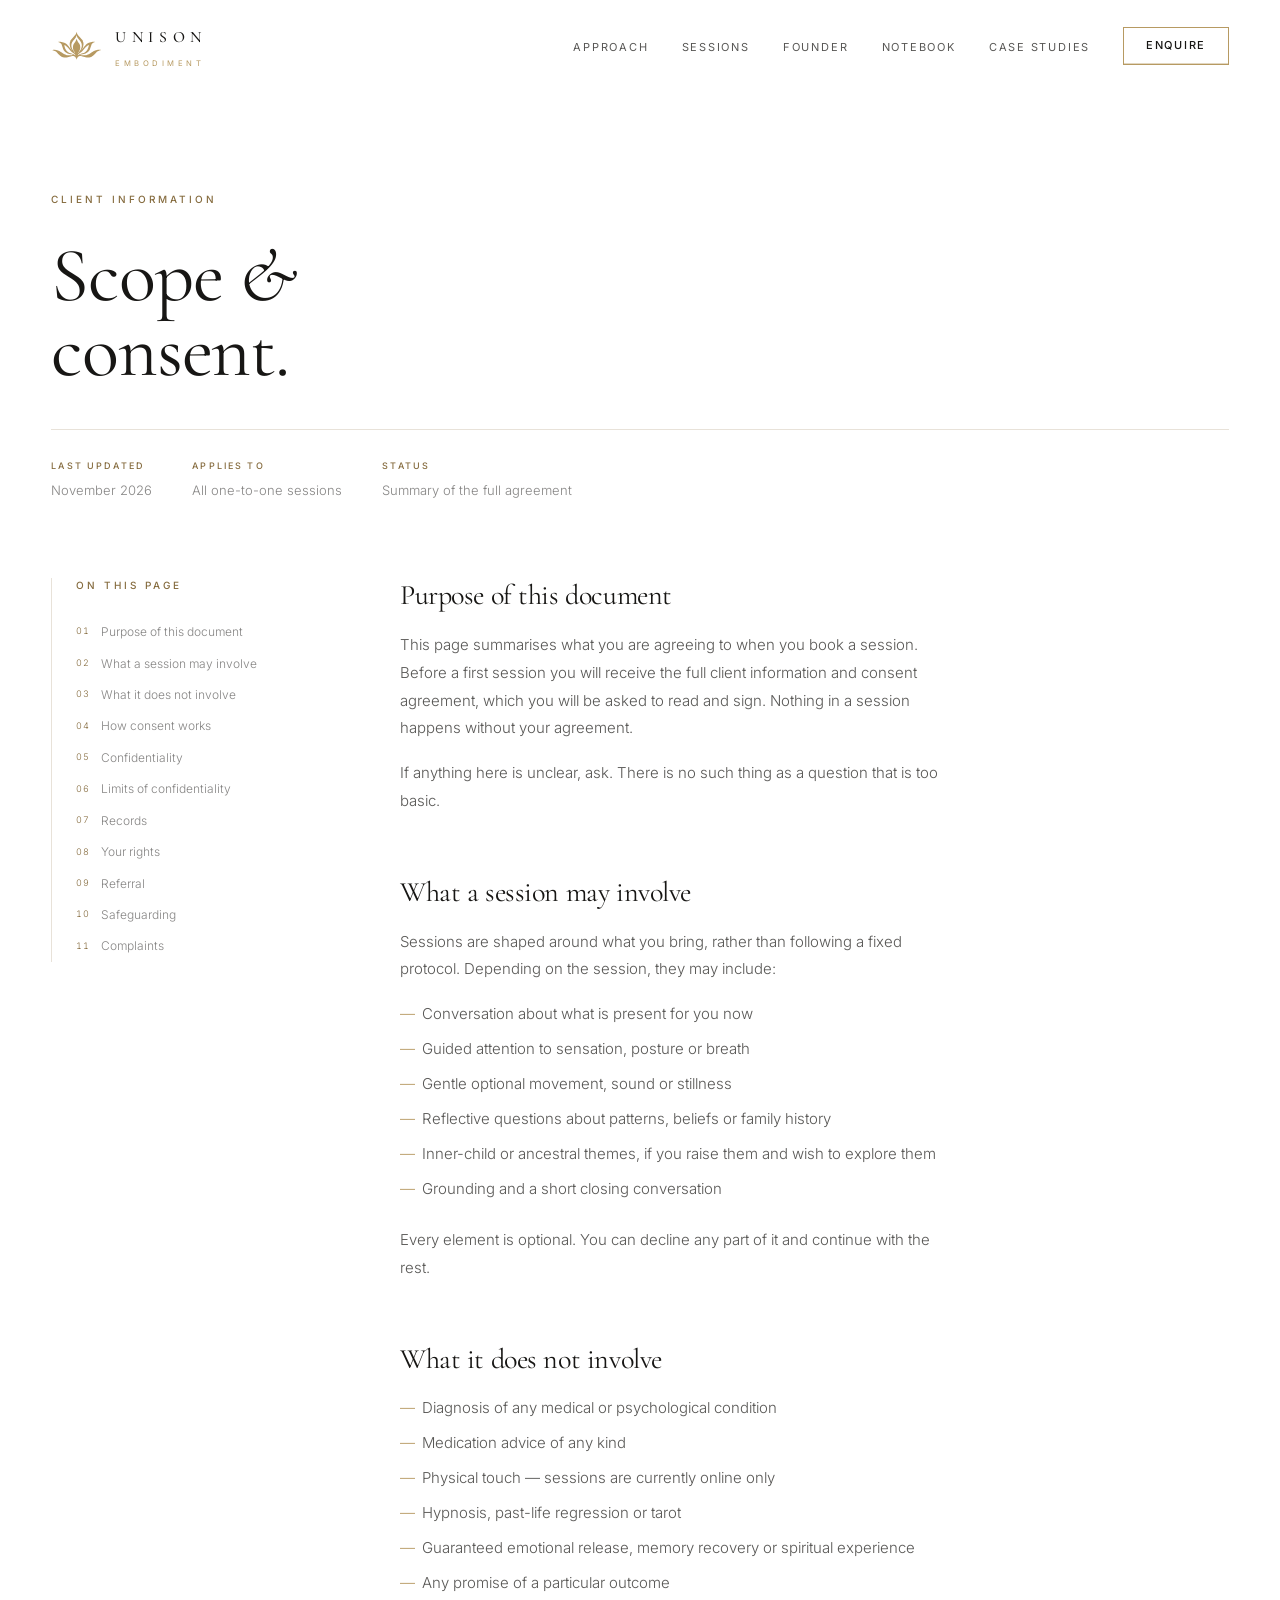
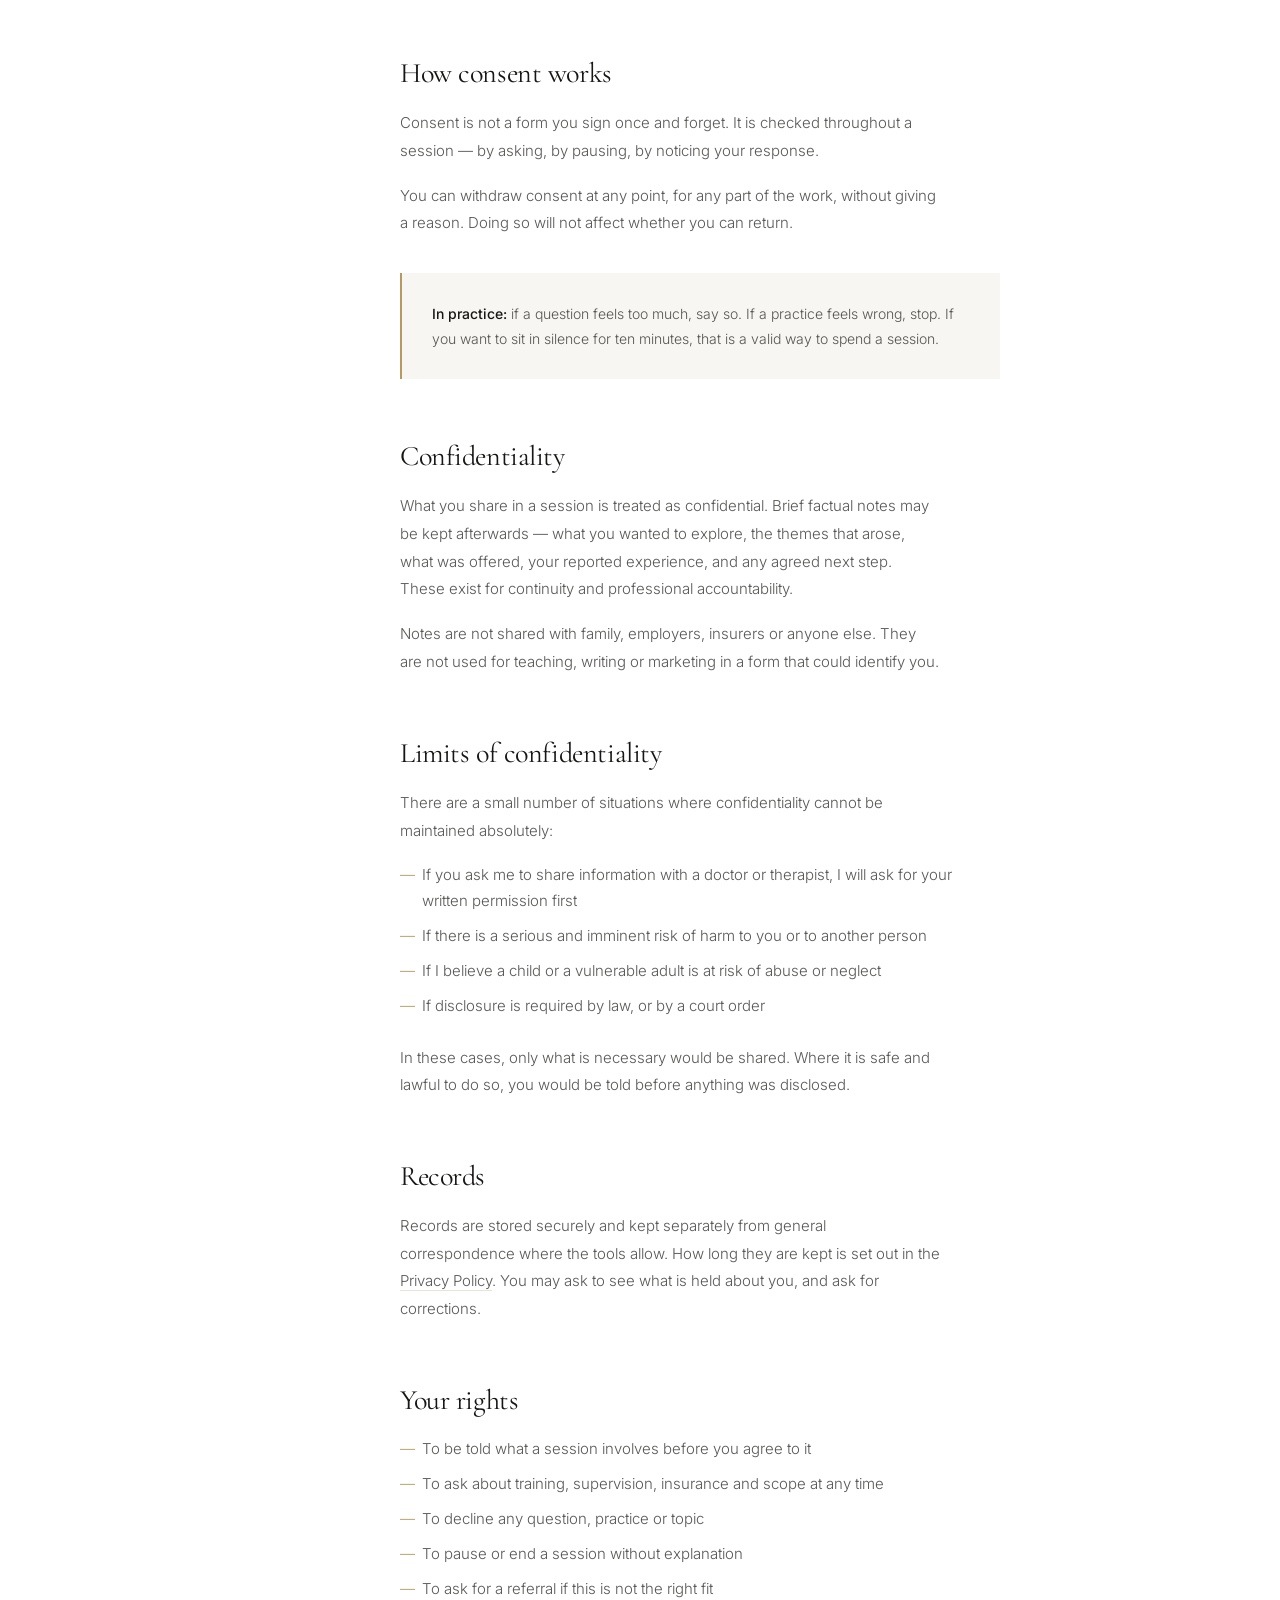
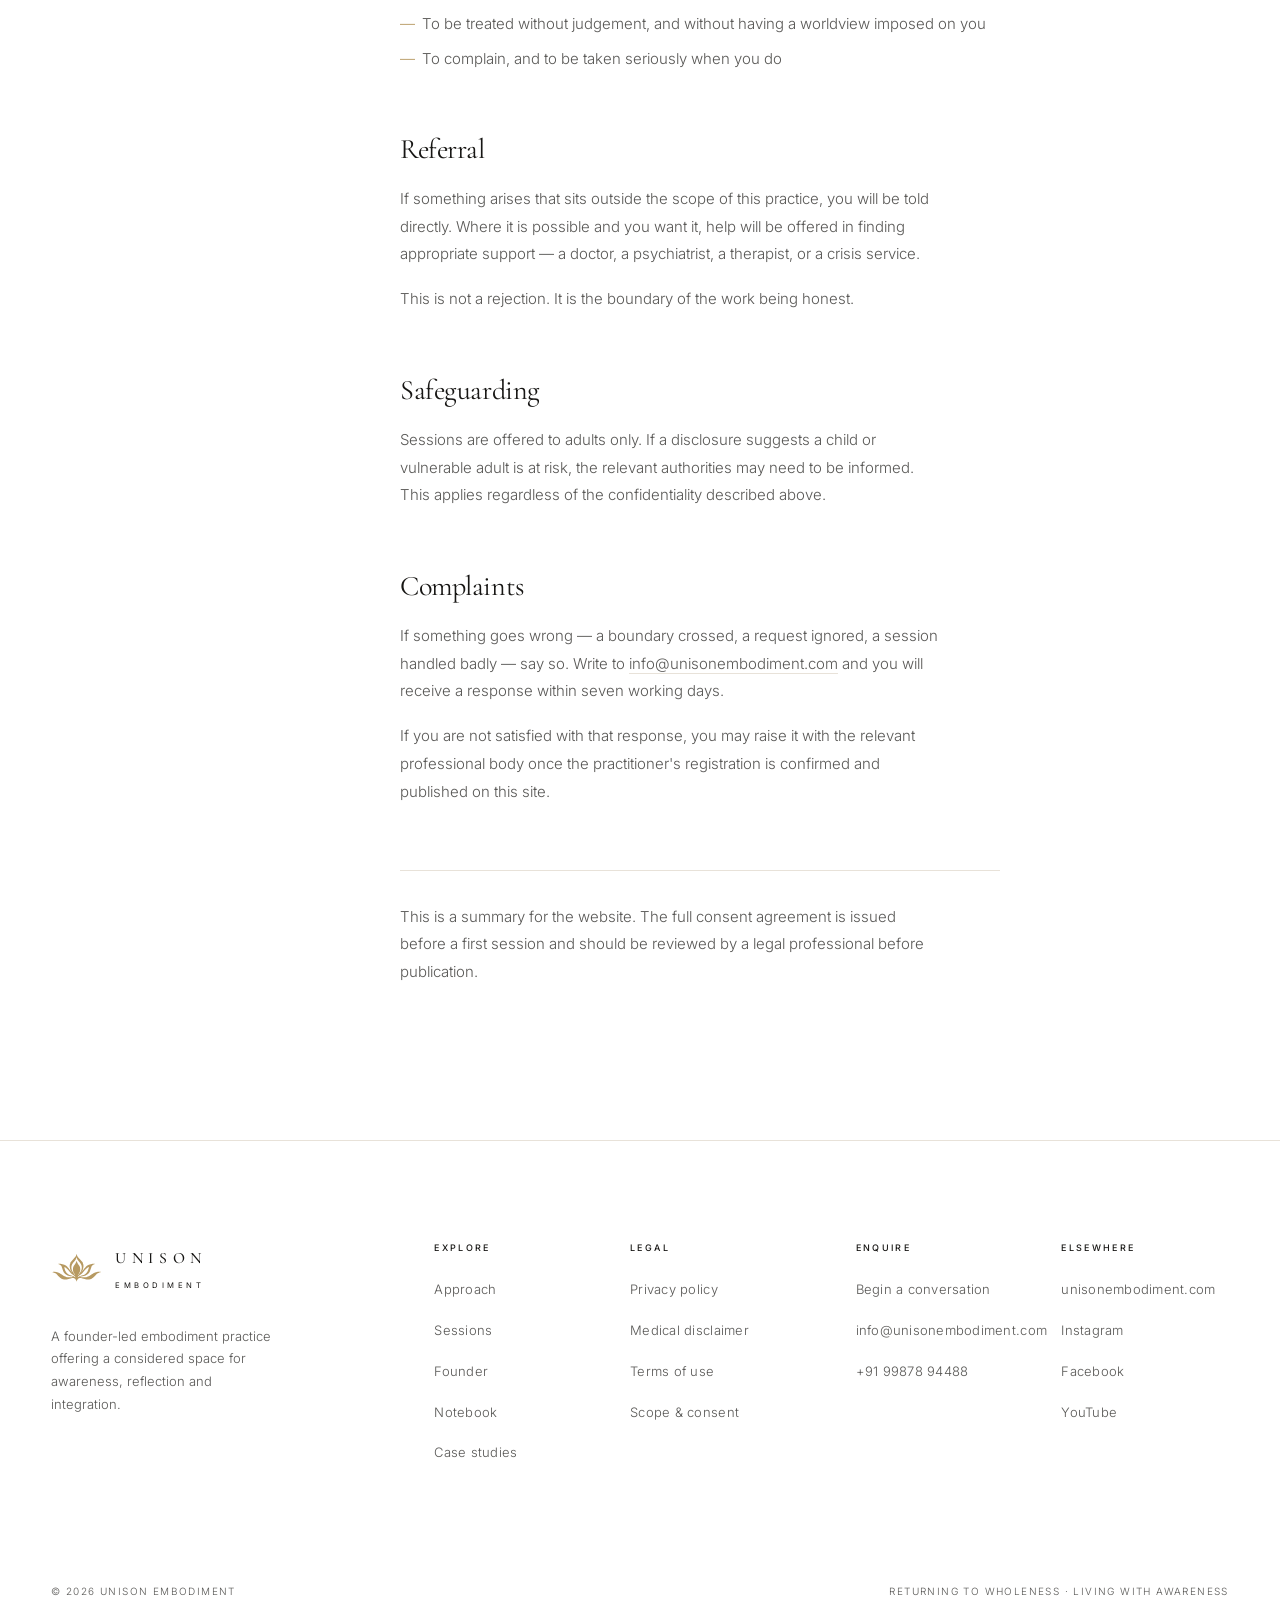
<file: consent.html>
<!DOCTYPE html>
<html lang="en" class="no-js">
<head>
<meta charset="UTF-8">
<meta name="viewport" content="width=device-width, initial-scale=1.0">
<meta name="theme-color" content="#FFFFFF">
<title>Scope &amp; Consent — UNISON EMBODIMENT</title>
<meta name="description" content="What a UNISON session may involve, how consent works, confidentiality and its limits, and your rights as a client.">
<link rel="preconnect" href="https://fonts.googleapis.com">
<link rel="preconnect" href="https://fonts.gstatic.com" crossorigin>
<link href="https://fonts.googleapis.com/css2?family=Cormorant+Garamond:ital,wght@0,300;0,400;0,500;1,300;1,400&family=Inter:wght@300;400;500&display=swap" rel="stylesheet">
<link rel="stylesheet" href="css/styles.css">
<link rel="icon" href="favicon.svg" type="image/svg+xml">
<link rel="icon" href="favicon-32.png" sizes="32x32" type="image/png">
<link rel="apple-touch-icon" href="favicon-180.png">
<meta property="og:site_name" content="UNISON EMBODIMENT">
<meta property="og:type" content="website">
<meta property="og:title" content="Scope &amp; Consent — UNISON EMBODIMENT">
<meta property="og:description" content="What a UNISON session may involve, how consent works, confidentiality and its limits.">
<meta property="og:url" content="https://www.unisonembodiment.com/consent.html">
<meta property="og:image" content="https://www.unisonembodiment.com/images/og-unison.jpg">
<meta property="og:image:width" content="1200">
<meta property="og:image:height" content="630">
<meta name="twitter:card" content="summary_large_image">
<meta name="twitter:title" content="Scope &amp; Consent — UNISON EMBODIMENT">
<meta name="twitter:description" content="What a UNISON session may involve, how consent works, confidentiality and its limits.">
<meta name="twitter:image" content="https://www.unisonembodiment.com/images/og-unison.jpg">
<link rel="canonical" href="https://www.unisonembodiment.com/consent.html">
</head>
<body>

<a class="skip" href="#main">Skip to content</a>

<header class="nav">
  <div class="wrap nav__inner">
    <a href="index.html" class="brand" aria-label="UNISON EMBODIMENT — home">
      <svg class="brand__mark" viewBox="0 0 120 70" aria-hidden="true"><path fill="currentColor" fill-rule="evenodd" d="M89.12 32.74 C89.12 32.74 87.93 37.26 87.38 38.91 C86.83 40.56 86.75 41.13 85.82 42.62 C84.90 44.12 83.34 46.43 81.81 47.90 C80.28 49.36 79.13 50.36 76.66 51.43 C74.18 52.50 69.35 53.29 66.95 54.31 C64.55 55.33 62.28 57.54 62.28 57.54 C62.28 57.54 62.58 56.62 63.00 56.05 C63.42 55.47 63.45 55.20 64.79 54.07 C66.14 52.94 69.52 50.59 71.08 49.27 C72.65 47.96 72.50 48.05 74.20 46.16 C75.90 44.27 79.28 39.97 81.27 37.95 C83.26 35.93 84.82 34.92 86.12 34.06 C87.43 33.19 89.12 32.74 89.12 32.74 Z M30.88 32.74 C30.88 32.74 32.57 33.19 33.88 34.06 C35.18 34.92 36.74 35.93 38.73 37.95 C40.72 39.97 44.10 44.27 45.80 46.16 C47.50 48.05 47.35 47.96 48.92 49.27 C50.48 50.59 53.86 52.94 55.21 54.07 C56.55 55.20 56.58 55.47 57.00 56.05 C57.42 56.62 57.72 57.54 57.72 57.54 C57.72 57.54 55.45 55.33 53.05 54.31 C50.65 53.29 45.82 52.50 43.34 51.43 C40.87 50.36 39.72 49.36 38.19 47.90 C36.66 46.43 35.09 44.09 34.18 42.62 C33.26 41.16 33.23 40.74 32.68 39.09 C32.13 37.44 30.88 32.74 30.88 32.74 Z M60.00 10.03 C60.00 10.03 60.89 12.64 61.44 13.80 C61.99 14.97 62.07 15.36 63.30 17.04 C64.52 18.72 67.60 22.25 68.81 23.87 C70.02 25.49 70.08 25.78 70.55 26.75 C71.01 27.71 71.35 28.66 71.62 29.68 C71.89 30.70 72.12 31.55 72.16 32.86 C72.20 34.17 72.17 35.99 71.86 37.53 C71.55 39.07 71.03 40.49 70.31 42.08 C69.58 43.68 68.24 45.93 67.49 47.12 C66.74 48.31 66.07 48.74 65.81 49.21 C65.55 49.69 65.93 49.99 65.93 49.99 C65.93 49.99 62.82 52.75 62.82 52.75 C62.82 52.75 62.35 52.90 62.82 52.09 C63.29 51.28 64.82 49.29 65.63 47.90 C66.44 46.50 67.20 44.95 67.67 43.70 C68.14 42.45 68.31 41.58 68.45 40.41 C68.59 39.24 68.74 38.23 68.51 36.69 C68.28 35.15 68.16 33.43 67.07 31.18 C65.98 28.93 63.14 25.34 61.98 23.21 C60.82 21.08 60.12 18.42 60.12 18.42 C60.12 18.42 59.22 21.08 58.02 23.21 C56.82 25.34 54.02 28.93 52.93 31.18 C51.84 33.43 51.72 35.15 51.49 36.69 C51.26 38.23 51.41 39.24 51.55 40.41 C51.69 41.58 52.02 42.73 52.33 43.70 C52.64 44.67 52.56 44.73 53.41 46.22 C54.26 47.71 57.42 52.63 57.42 52.63 C57.42 52.63 54.07 49.99 54.07 49.99 C54.07 49.99 54.80 50.29 54.19 49.21 C53.58 48.14 51.34 45.14 50.41 43.52 C49.48 41.90 49.05 40.97 48.62 39.51 C48.19 38.05 47.92 36.23 47.84 34.77 C47.76 33.32 47.88 32.08 48.14 30.76 C48.40 29.44 48.89 28.01 49.39 26.87 C49.90 25.72 49.97 25.51 51.19 23.87 C52.41 22.23 55.48 18.72 56.70 17.04 C57.93 15.36 58.01 14.97 58.56 13.80 C59.11 12.64 60.00 10.03 60.00 10.03 Z M2.00 44.72 C2.00 44.72 5.65 45.56 7.03 46.04 C8.41 46.52 9.21 46.95 10.27 47.60 C11.33 48.25 11.63 48.26 13.38 49.93 C15.14 51.61 18.73 55.84 20.81 57.66 C22.90 59.49 24.31 60.16 25.91 60.90 C27.50 61.64 28.97 61.87 30.40 62.10 C31.83 62.33 33.02 62.38 34.48 62.28 C35.93 62.18 36.91 62.06 39.15 61.50 C41.39 60.94 45.62 59.38 47.90 58.92 C50.17 58.46 51.56 58.61 52.81 58.74 C54.06 58.87 54.62 59.25 55.39 59.70 C56.16 60.15 56.79 60.63 57.42 61.44 C58.05 62.25 58.73 63.52 59.16 64.55 C59.59 65.59 60.00 67.67 60.00 67.67 C60.00 67.67 60.41 65.59 60.84 64.55 C61.27 63.52 61.95 62.25 62.58 61.44 C63.21 60.63 63.84 60.15 64.61 59.70 C65.38 59.25 65.94 58.87 67.19 58.74 C68.44 58.61 69.83 58.46 72.10 58.92 C74.38 59.38 78.61 60.94 80.85 61.50 C83.09 62.06 84.07 62.18 85.52 62.28 C86.98 62.38 88.17 62.33 89.60 62.10 C91.03 61.87 92.50 61.64 94.09 60.90 C95.69 60.16 97.10 59.49 99.19 57.66 C101.27 55.84 104.86 51.61 106.62 49.93 C108.37 48.26 108.67 48.25 109.73 47.60 C110.79 46.95 111.59 46.51 112.97 46.04 C114.35 45.57 118.00 44.78 118.00 44.78 C118.00 44.78 116.45 44.30 115.42 44.18 C114.39 44.06 113.80 43.80 111.83 44.06 C109.86 44.32 105.94 45.02 103.62 45.74 C101.30 46.46 100.45 46.91 97.93 48.38 C95.40 49.84 91.01 53.16 88.46 54.55 C85.91 55.94 84.47 56.29 82.65 56.70 C80.83 57.12 80.08 57.12 77.56 57.06 C75.03 57.00 67.49 56.35 67.49 56.35 C67.49 56.35 67.79 55.90 68.99 55.63 C70.19 55.36 72.97 55.10 74.68 54.73 C76.39 54.36 77.86 53.90 79.23 53.41 C80.61 52.92 81.72 52.51 82.95 51.79 C84.18 51.07 85.63 49.93 86.60 49.10 C87.57 48.26 88.02 47.74 88.76 46.76 C89.50 45.78 90.04 45.57 91.04 43.22 C92.04 40.88 93.87 34.87 94.75 32.68 C95.63 30.48 95.61 30.87 96.31 30.04 C97.01 29.21 97.76 28.41 98.95 27.70 C100.13 27.00 103.44 25.79 103.44 25.79 C103.44 25.79 101.48 25.44 100.14 25.43 C98.81 25.42 96.94 25.50 95.41 25.73 C93.88 25.96 92.48 26.28 90.98 26.81 C89.48 27.34 88.18 27.74 86.42 28.90 C84.67 30.06 83.07 30.93 80.43 33.76 C77.80 36.58 70.61 45.86 70.61 45.86 C70.61 45.86 73.15 42.04 73.90 40.65 C74.65 39.25 74.72 39.00 75.10 37.47 C75.48 35.94 76.06 33.21 76.18 31.48 C76.30 29.75 76.06 28.38 75.82 27.11 C75.58 25.83 75.20 24.87 74.74 23.81 C74.28 22.75 75.07 23.29 73.06 20.75 C71.05 18.22 64.74 11.26 62.70 8.59 C60.65 5.92 61.22 5.85 60.78 4.76 C60.34 3.66 60.06 2.00 60.06 2.00 C60.06 2.00 59.44 4.26 58.98 5.36 C58.52 6.45 59.31 6.02 57.30 8.59 C55.30 11.16 48.95 18.22 46.94 20.75 C44.93 23.29 45.72 22.75 45.26 23.81 C44.80 24.87 44.42 25.83 44.18 27.11 C43.94 28.38 43.70 29.75 43.82 31.48 C43.94 33.21 44.52 35.94 44.90 37.47 C45.28 39.00 45.35 39.25 46.10 40.65 C46.85 42.04 49.39 45.86 49.39 45.86 C49.39 45.86 42.20 36.58 39.57 33.76 C36.93 30.93 35.33 30.06 33.58 28.90 C31.82 27.74 30.52 27.34 29.02 26.81 C27.52 26.28 26.12 25.96 24.59 25.73 C23.06 25.50 21.19 25.42 19.86 25.43 C18.52 25.44 16.56 25.79 16.56 25.79 C16.56 25.79 19.87 27.00 21.05 27.70 C22.24 28.41 22.99 29.21 23.69 30.04 C24.39 30.87 24.37 30.48 25.25 32.68 C26.13 34.87 27.96 40.88 28.96 43.22 C29.96 45.57 30.50 45.78 31.24 46.76 C31.98 47.74 32.43 48.26 33.40 49.10 C34.37 49.93 35.82 51.07 37.05 51.79 C38.28 52.51 39.39 52.92 40.77 53.41 C42.14 53.90 43.61 54.36 45.32 54.73 C47.03 55.10 49.81 55.36 51.01 55.63 C52.21 55.90 52.51 56.35 52.51 56.35 C52.51 56.35 44.97 57.00 42.44 57.06 C39.92 57.12 39.17 57.12 37.35 56.70 C35.53 56.29 34.09 55.94 31.54 54.55 C28.99 53.16 24.60 49.84 22.07 48.38 C19.55 46.91 18.70 46.46 16.38 45.74 C14.06 45.02 10.57 44.23 8.17 44.06 C5.77 43.89 2.00 44.72 2.00 44.72 Z"/></svg>
      <span><span class="brand__text">Unison</span><span class="brand__sub">Embodiment</span></span>
    </a>
    <nav aria-label="Primary">
      <button class="nav__toggle" aria-expanded="false" aria-controls="primary-nav">
        <span class="nav__toggle-bars"><span></span><span></span><span></span></span>Menu
      </button>
      <ul class="nav__links" id="primary-nav">
        <li><a href="approach.html">Approach</a></li>
        <li><a href="sessions.html">Sessions</a></li>
        <li><a href="founder.html">Founder</a></li>
        <li><a href="journal.html">Notebook</a></li>
        <li><a href="case-studies.html">Case studies</a></li>
        <li><a href="enquire.html" class="nav__cta"><span>Enquire</span></a></li>
      </ul>
    </nav>
  </div>
</header>

<main id="main">

  <div class="legal">
    <div class="wrap">

      <div class="legal__head">
        <span class="label">Client information</span>
        <h1>Scope <span class="italic">&amp;</span><br>consent.</h1>
        <div class="legal__meta">
          <div><strong>Last updated</strong>November 2026</div>
          <div><strong>Applies to</strong>All one-to-one sessions</div>
          <div><strong>Status</strong>Summary of the full agreement</div>
        </div>
      </div>

      <div class="legal__grid">

        <nav class="legal__nav" aria-label="On this page">
          <span class="label">On this page</span>
          <ol>
            <li><a href="#purpose">Purpose of this document</a></li>
            <li><a href="#what">What a session may involve</a></li>
            <li><a href="#not">What it does not involve</a></li>
            <li><a href="#consent">How consent works</a></li>
            <li><a href="#confidentiality">Confidentiality</a></li>
            <li><a href="#limits">Limits of confidentiality</a></li>
            <li><a href="#records">Records</a></li>
            <li><a href="#rights">Your rights</a></li>
            <li><a href="#referral">Referral</a></li>
            <li><a href="#safeguarding">Safeguarding</a></li>
            <li><a href="#complaints">Complaints</a></li>
          </ol>
        </nav>

        <div class="legal__body">

          <h2 id="purpose">Purpose of this document</h2>
          <p>This page summarises what you are agreeing to when you book a session. Before a first session you will receive the full client information and consent agreement, which you will be asked to read and sign. Nothing in a session happens without your agreement.</p>
          <p>If anything here is unclear, ask. There is no such thing as a question that is too basic.</p>

          <h2 id="what">What a session may involve</h2>
          <p>Sessions are shaped around what you bring, rather than following a fixed protocol. Depending on the session, they may include:</p>
          <ul>
            <li>Conversation about what is present for you now</li>
            <li>Guided attention to sensation, posture or breath</li>
            <li>Gentle optional movement, sound or stillness</li>
            <li>Reflective questions about patterns, beliefs or family history</li>
            <li>Inner-child or ancestral themes, if you raise them and wish to explore them</li>
            <li>Grounding and a short closing conversation</li>
          </ul>
          <p>Every element is optional. You can decline any part of it and continue with the rest.</p>

          <h2 id="not">What it does not involve</h2>
          <ul>
            <li>Diagnosis of any medical or psychological condition</li>
            <li>Medication advice of any kind</li>
            <li>Physical touch — sessions are currently online only</li>
            <li>Hypnosis, past-life regression or tarot</li>
            <li>Guaranteed emotional release, memory recovery or spiritual experience</li>
            <li>Any promise of a particular outcome</li>
          </ul>

          <h2 id="consent">How consent works</h2>
          <p>Consent is not a form you sign once and forget. It is checked throughout a session — by asking, by pausing, by noticing your response.</p>
          <p>You can withdraw consent at any point, for any part of the work, without giving a reason. Doing so will not affect whether you can return.</p>
          <div class="callout">
            <p><strong>In practice:</strong> if a question feels too much, say so. If a practice feels wrong, stop. If you want to sit in silence for ten minutes, that is a valid way to spend a session.</p>
          </div>

          <h2 id="confidentiality">Confidentiality</h2>
          <p>What you share in a session is treated as confidential. Brief factual notes may be kept afterwards — what you wanted to explore, the themes that arose, what was offered, your reported experience, and any agreed next step. These exist for continuity and professional accountability.</p>
          <p>Notes are not shared with family, employers, insurers or anyone else. They are not used for teaching, writing or marketing in a form that could identify you.</p>

          <h2 id="limits">Limits of confidentiality</h2>
          <p>There are a small number of situations where confidentiality cannot be maintained absolutely:</p>
          <ul>
            <li>If you ask me to share information with a doctor or therapist, I will ask for your written permission first</li>
            <li>If there is a serious and imminent risk of harm to you or to another person</li>
            <li>If I believe a child or a vulnerable adult is at risk of abuse or neglect</li>
            <li>If disclosure is required by law, or by a court order</li>
          </ul>
          <p>In these cases, only what is necessary would be shared. Where it is safe and lawful to do so, you would be told before anything was disclosed.</p>

          <h2 id="records">Records</h2>
          <p>Records are stored securely and kept separately from general correspondence where the tools allow. How long they are kept is set out in the <a href="privacy.html" style="border-bottom:1px solid var(--stone);">Privacy Policy</a>. You may ask to see what is held about you, and ask for corrections.</p>

          <h2 id="rights">Your rights</h2>
          <ul>
            <li>To be told what a session involves before you agree to it</li>
            <li>To ask about training, supervision, insurance and scope at any time</li>
            <li>To decline any question, practice or topic</li>
            <li>To pause or end a session without explanation</li>
            <li>To ask for a referral if this is not the right fit</li>
            <li>To be treated without judgement, and without having a worldview imposed on you</li>
            <li>To complain, and to be taken seriously when you do</li>
          </ul>

          <h2 id="referral">Referral</h2>
          <p>If something arises that sits outside the scope of this practice, you will be told directly. Where it is possible and you want it, help will be offered in finding appropriate support — a doctor, a psychiatrist, a therapist, or a crisis service.</p>
          <p>This is not a rejection. It is the boundary of the work being honest.</p>

          <h2 id="safeguarding">Safeguarding</h2>
          <p>Sessions are offered to adults only. If a disclosure suggests a child or vulnerable adult is at risk, the relevant authorities may need to be informed. This applies regardless of the confidentiality described above.</p>

          <h2 id="complaints">Complaints</h2>
          <p>If something goes wrong — a boundary crossed, a request ignored, a session handled badly — say so. Write to <a href="mailto:info@unisonembodiment.com" style="border-bottom:1px solid var(--stone);">info@unisonembodiment.com</a> and you will receive a response within seven working days.</p>
          <p>If you are not satisfied with that response, you may raise it with the relevant professional body once the practitioner's registration is confirmed and published on this site.</p>

          <div class="legal__foot">
            <p>This is a summary for the website. The full consent agreement is issued before a first session and should be reviewed by a legal professional before publication.</p>
          </div>

        </div>

      </div>
    </div>
  </div>

</main>

<footer class="footer">
  <div class="wrap">
    <div class="footer__grid">
      <div class="footer__brand">
        <a href="index.html" class="brand">
          <svg class="brand__mark" viewBox="0 0 120 70" aria-hidden="true"><path fill="currentColor" fill-rule="evenodd" d="M89.12 32.74 C89.12 32.74 87.93 37.26 87.38 38.91 C86.83 40.56 86.75 41.13 85.82 42.62 C84.90 44.12 83.34 46.43 81.81 47.90 C80.28 49.36 79.13 50.36 76.66 51.43 C74.18 52.50 69.35 53.29 66.95 54.31 C64.55 55.33 62.28 57.54 62.28 57.54 C62.28 57.54 62.58 56.62 63.00 56.05 C63.42 55.47 63.45 55.20 64.79 54.07 C66.14 52.94 69.52 50.59 71.08 49.27 C72.65 47.96 72.50 48.05 74.20 46.16 C75.90 44.27 79.28 39.97 81.27 37.95 C83.26 35.93 84.82 34.92 86.12 34.06 C87.43 33.19 89.12 32.74 89.12 32.74 Z M30.88 32.74 C30.88 32.74 32.57 33.19 33.88 34.06 C35.18 34.92 36.74 35.93 38.73 37.95 C40.72 39.97 44.10 44.27 45.80 46.16 C47.50 48.05 47.35 47.96 48.92 49.27 C50.48 50.59 53.86 52.94 55.21 54.07 C56.55 55.20 56.58 55.47 57.00 56.05 C57.42 56.62 57.72 57.54 57.72 57.54 C57.72 57.54 55.45 55.33 53.05 54.31 C50.65 53.29 45.82 52.50 43.34 51.43 C40.87 50.36 39.72 49.36 38.19 47.90 C36.66 46.43 35.09 44.09 34.18 42.62 C33.26 41.16 33.23 40.74 32.68 39.09 C32.13 37.44 30.88 32.74 30.88 32.74 Z M60.00 10.03 C60.00 10.03 60.89 12.64 61.44 13.80 C61.99 14.97 62.07 15.36 63.30 17.04 C64.52 18.72 67.60 22.25 68.81 23.87 C70.02 25.49 70.08 25.78 70.55 26.75 C71.01 27.71 71.35 28.66 71.62 29.68 C71.89 30.70 72.12 31.55 72.16 32.86 C72.20 34.17 72.17 35.99 71.86 37.53 C71.55 39.07 71.03 40.49 70.31 42.08 C69.58 43.68 68.24 45.93 67.49 47.12 C66.74 48.31 66.07 48.74 65.81 49.21 C65.55 49.69 65.93 49.99 65.93 49.99 C65.93 49.99 62.82 52.75 62.82 52.75 C62.82 52.75 62.35 52.90 62.82 52.09 C63.29 51.28 64.82 49.29 65.63 47.90 C66.44 46.50 67.20 44.95 67.67 43.70 C68.14 42.45 68.31 41.58 68.45 40.41 C68.59 39.24 68.74 38.23 68.51 36.69 C68.28 35.15 68.16 33.43 67.07 31.18 C65.98 28.93 63.14 25.34 61.98 23.21 C60.82 21.08 60.12 18.42 60.12 18.42 C60.12 18.42 59.22 21.08 58.02 23.21 C56.82 25.34 54.02 28.93 52.93 31.18 C51.84 33.43 51.72 35.15 51.49 36.69 C51.26 38.23 51.41 39.24 51.55 40.41 C51.69 41.58 52.02 42.73 52.33 43.70 C52.64 44.67 52.56 44.73 53.41 46.22 C54.26 47.71 57.42 52.63 57.42 52.63 C57.42 52.63 54.07 49.99 54.07 49.99 C54.07 49.99 54.80 50.29 54.19 49.21 C53.58 48.14 51.34 45.14 50.41 43.52 C49.48 41.90 49.05 40.97 48.62 39.51 C48.19 38.05 47.92 36.23 47.84 34.77 C47.76 33.32 47.88 32.08 48.14 30.76 C48.40 29.44 48.89 28.01 49.39 26.87 C49.90 25.72 49.97 25.51 51.19 23.87 C52.41 22.23 55.48 18.72 56.70 17.04 C57.93 15.36 58.01 14.97 58.56 13.80 C59.11 12.64 60.00 10.03 60.00 10.03 Z M2.00 44.72 C2.00 44.72 5.65 45.56 7.03 46.04 C8.41 46.52 9.21 46.95 10.27 47.60 C11.33 48.25 11.63 48.26 13.38 49.93 C15.14 51.61 18.73 55.84 20.81 57.66 C22.90 59.49 24.31 60.16 25.91 60.90 C27.50 61.64 28.97 61.87 30.40 62.10 C31.83 62.33 33.02 62.38 34.48 62.28 C35.93 62.18 36.91 62.06 39.15 61.50 C41.39 60.94 45.62 59.38 47.90 58.92 C50.17 58.46 51.56 58.61 52.81 58.74 C54.06 58.87 54.62 59.25 55.39 59.70 C56.16 60.15 56.79 60.63 57.42 61.44 C58.05 62.25 58.73 63.52 59.16 64.55 C59.59 65.59 60.00 67.67 60.00 67.67 C60.00 67.67 60.41 65.59 60.84 64.55 C61.27 63.52 61.95 62.25 62.58 61.44 C63.21 60.63 63.84 60.15 64.61 59.70 C65.38 59.25 65.94 58.87 67.19 58.74 C68.44 58.61 69.83 58.46 72.10 58.92 C74.38 59.38 78.61 60.94 80.85 61.50 C83.09 62.06 84.07 62.18 85.52 62.28 C86.98 62.38 88.17 62.33 89.60 62.10 C91.03 61.87 92.50 61.64 94.09 60.90 C95.69 60.16 97.10 59.49 99.19 57.66 C101.27 55.84 104.86 51.61 106.62 49.93 C108.37 48.26 108.67 48.25 109.73 47.60 C110.79 46.95 111.59 46.51 112.97 46.04 C114.35 45.57 118.00 44.78 118.00 44.78 C118.00 44.78 116.45 44.30 115.42 44.18 C114.39 44.06 113.80 43.80 111.83 44.06 C109.86 44.32 105.94 45.02 103.62 45.74 C101.30 46.46 100.45 46.91 97.93 48.38 C95.40 49.84 91.01 53.16 88.46 54.55 C85.91 55.94 84.47 56.29 82.65 56.70 C80.83 57.12 80.08 57.12 77.56 57.06 C75.03 57.00 67.49 56.35 67.49 56.35 C67.49 56.35 67.79 55.90 68.99 55.63 C70.19 55.36 72.97 55.10 74.68 54.73 C76.39 54.36 77.86 53.90 79.23 53.41 C80.61 52.92 81.72 52.51 82.95 51.79 C84.18 51.07 85.63 49.93 86.60 49.10 C87.57 48.26 88.02 47.74 88.76 46.76 C89.50 45.78 90.04 45.57 91.04 43.22 C92.04 40.88 93.87 34.87 94.75 32.68 C95.63 30.48 95.61 30.87 96.31 30.04 C97.01 29.21 97.76 28.41 98.95 27.70 C100.13 27.00 103.44 25.79 103.44 25.79 C103.44 25.79 101.48 25.44 100.14 25.43 C98.81 25.42 96.94 25.50 95.41 25.73 C93.88 25.96 92.48 26.28 90.98 26.81 C89.48 27.34 88.18 27.74 86.42 28.90 C84.67 30.06 83.07 30.93 80.43 33.76 C77.80 36.58 70.61 45.86 70.61 45.86 C70.61 45.86 73.15 42.04 73.90 40.65 C74.65 39.25 74.72 39.00 75.10 37.47 C75.48 35.94 76.06 33.21 76.18 31.48 C76.30 29.75 76.06 28.38 75.82 27.11 C75.58 25.83 75.20 24.87 74.74 23.81 C74.28 22.75 75.07 23.29 73.06 20.75 C71.05 18.22 64.74 11.26 62.70 8.59 C60.65 5.92 61.22 5.85 60.78 4.76 C60.34 3.66 60.06 2.00 60.06 2.00 C60.06 2.00 59.44 4.26 58.98 5.36 C58.52 6.45 59.31 6.02 57.30 8.59 C55.30 11.16 48.95 18.22 46.94 20.75 C44.93 23.29 45.72 22.75 45.26 23.81 C44.80 24.87 44.42 25.83 44.18 27.11 C43.94 28.38 43.70 29.75 43.82 31.48 C43.94 33.21 44.52 35.94 44.90 37.47 C45.28 39.00 45.35 39.25 46.10 40.65 C46.85 42.04 49.39 45.86 49.39 45.86 C49.39 45.86 42.20 36.58 39.57 33.76 C36.93 30.93 35.33 30.06 33.58 28.90 C31.82 27.74 30.52 27.34 29.02 26.81 C27.52 26.28 26.12 25.96 24.59 25.73 C23.06 25.50 21.19 25.42 19.86 25.43 C18.52 25.44 16.56 25.79 16.56 25.79 C16.56 25.79 19.87 27.00 21.05 27.70 C22.24 28.41 22.99 29.21 23.69 30.04 C24.39 30.87 24.37 30.48 25.25 32.68 C26.13 34.87 27.96 40.88 28.96 43.22 C29.96 45.57 30.50 45.78 31.24 46.76 C31.98 47.74 32.43 48.26 33.40 49.10 C34.37 49.93 35.82 51.07 37.05 51.79 C38.28 52.51 39.39 52.92 40.77 53.41 C42.14 53.90 43.61 54.36 45.32 54.73 C47.03 55.10 49.81 55.36 51.01 55.63 C52.21 55.90 52.51 56.35 52.51 56.35 C52.51 56.35 44.97 57.00 42.44 57.06 C39.92 57.12 39.17 57.12 37.35 56.70 C35.53 56.29 34.09 55.94 31.54 54.55 C28.99 53.16 24.60 49.84 22.07 48.38 C19.55 46.91 18.70 46.46 16.38 45.74 C14.06 45.02 10.57 44.23 8.17 44.06 C5.77 43.89 2.00 44.72 2.00 44.72 Z"/></svg>
          <span><span class="brand__text">Unison</span><span class="brand__sub">Embodiment</span></span>
        </a>
        <p>A founder-led embodiment practice offering a considered space for awareness, reflection and integration.</p>
      </div>
      <div><h4>Explore</h4><ul><li><a href="approach.html">Approach</a></li><li><a href="sessions.html">Sessions</a></li><li><a href="founder.html">Founder</a></li><li><a href="journal.html">Notebook</a></li><li><a href="case-studies.html">Case studies</a></li></ul></div>
      <div><h4>Legal</h4><ul><li><a href="privacy.html">Privacy policy</a></li><li><a href="disclaimer.html">Medical disclaimer</a></li><li><a href="terms.html">Terms of use</a></li><li><a href="consent.html">Scope &amp; consent</a></li></ul></div>
      <div><h4>Enquire</h4><ul><li><a href="enquire.html">Begin a conversation</a></li><li><a href="mailto:info@unisonembodiment.com">info@unisonembodiment.com</a></li><li><a href="tel:+919987894488">+91 99878 94488</a></li></ul></div>
<div><h4>Elsewhere</h4><ul><li><a href="https://www.unisonembodiment.com" target="_blank" rel="noopener">unisonembodiment.com</a></li><li><a href="https://www.instagram.com/unison.embodiment" target="_blank" rel="noopener">Instagram</a></li><li><a href="https://www.facebook.com/unisonembodiment" target="_blank" rel="noopener">Facebook</a></li><li><a href="https://www.youtube.com/@unisonembodiment" target="_blank" rel="noopener">YouTube</a></li></ul></div>
    </div>
    <div class="footer__base">
      <span>© <span data-year>2026</span> UNISON EMBODIMENT</span>
      <span>Returning to wholeness · Living with awareness</span>
    </div>
  </div>
</footer>

<script src="js/main.js"></script>
</body>
</html>
</file>
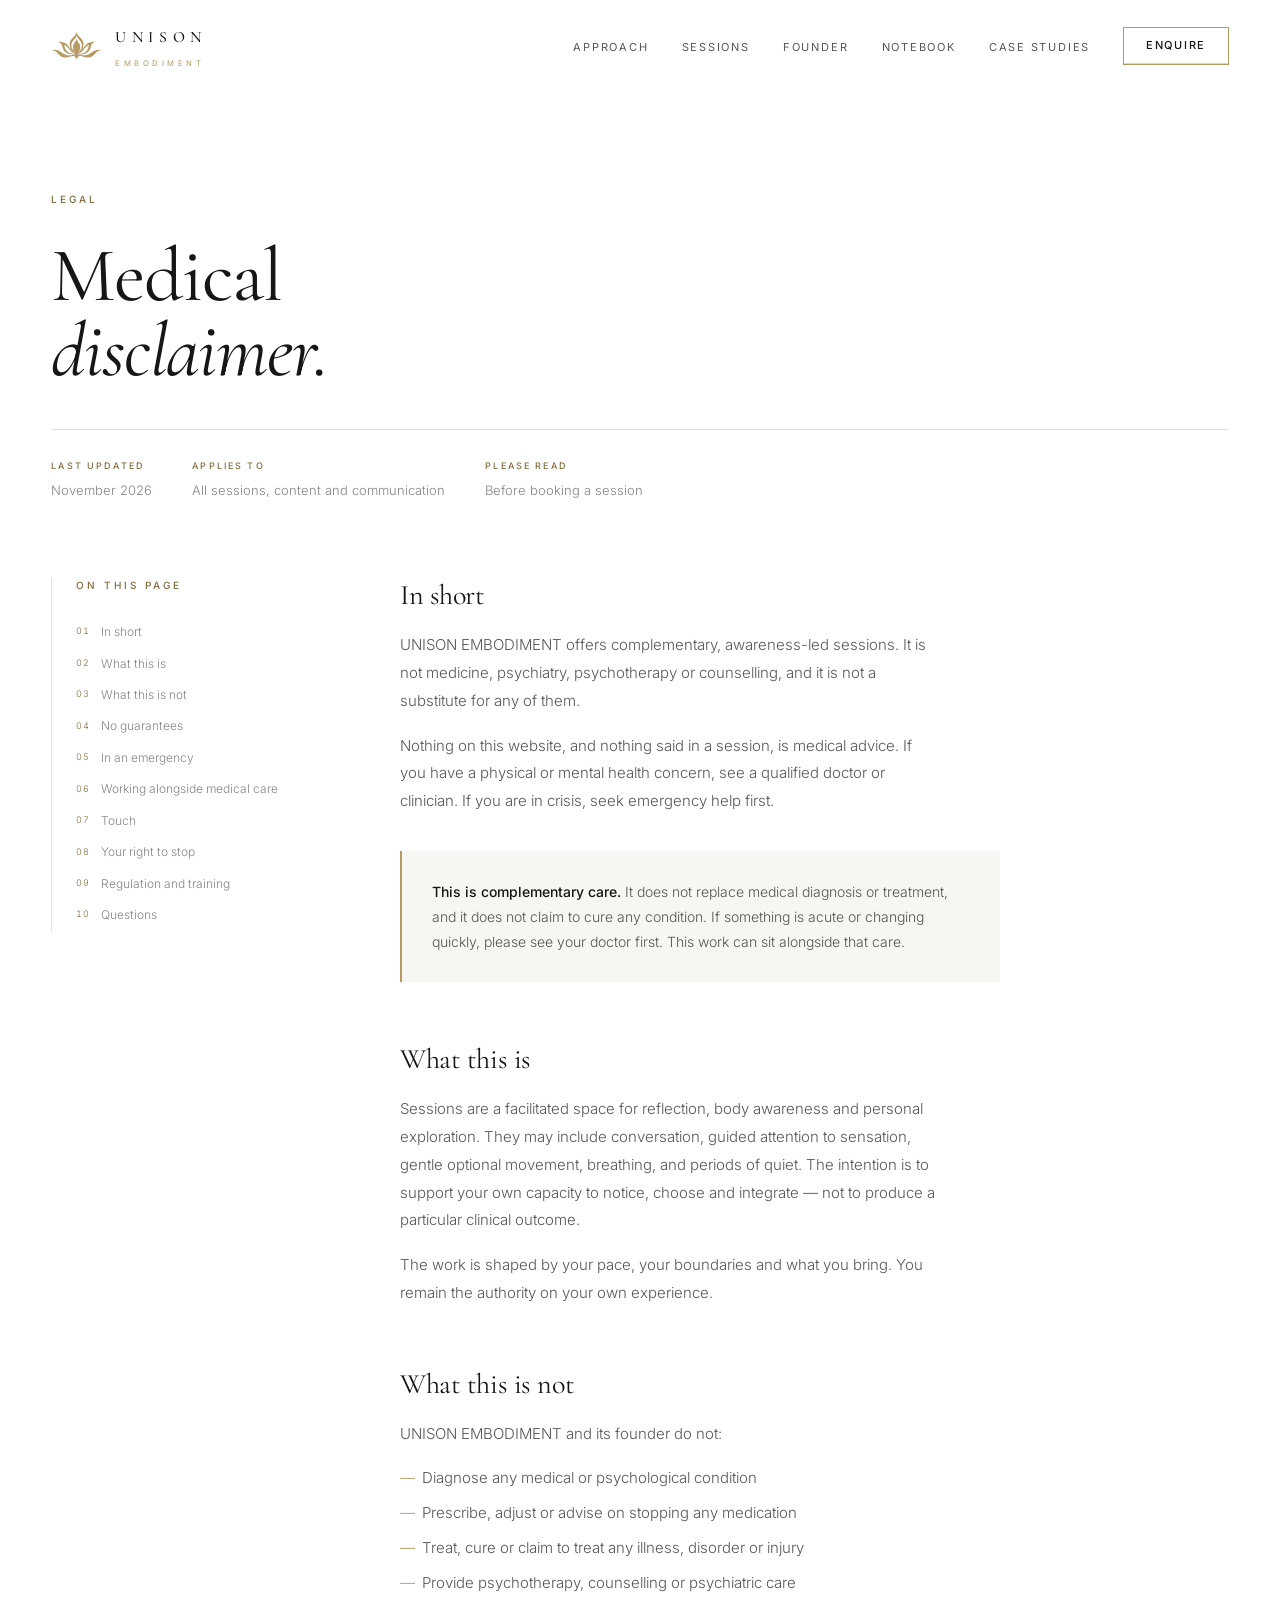
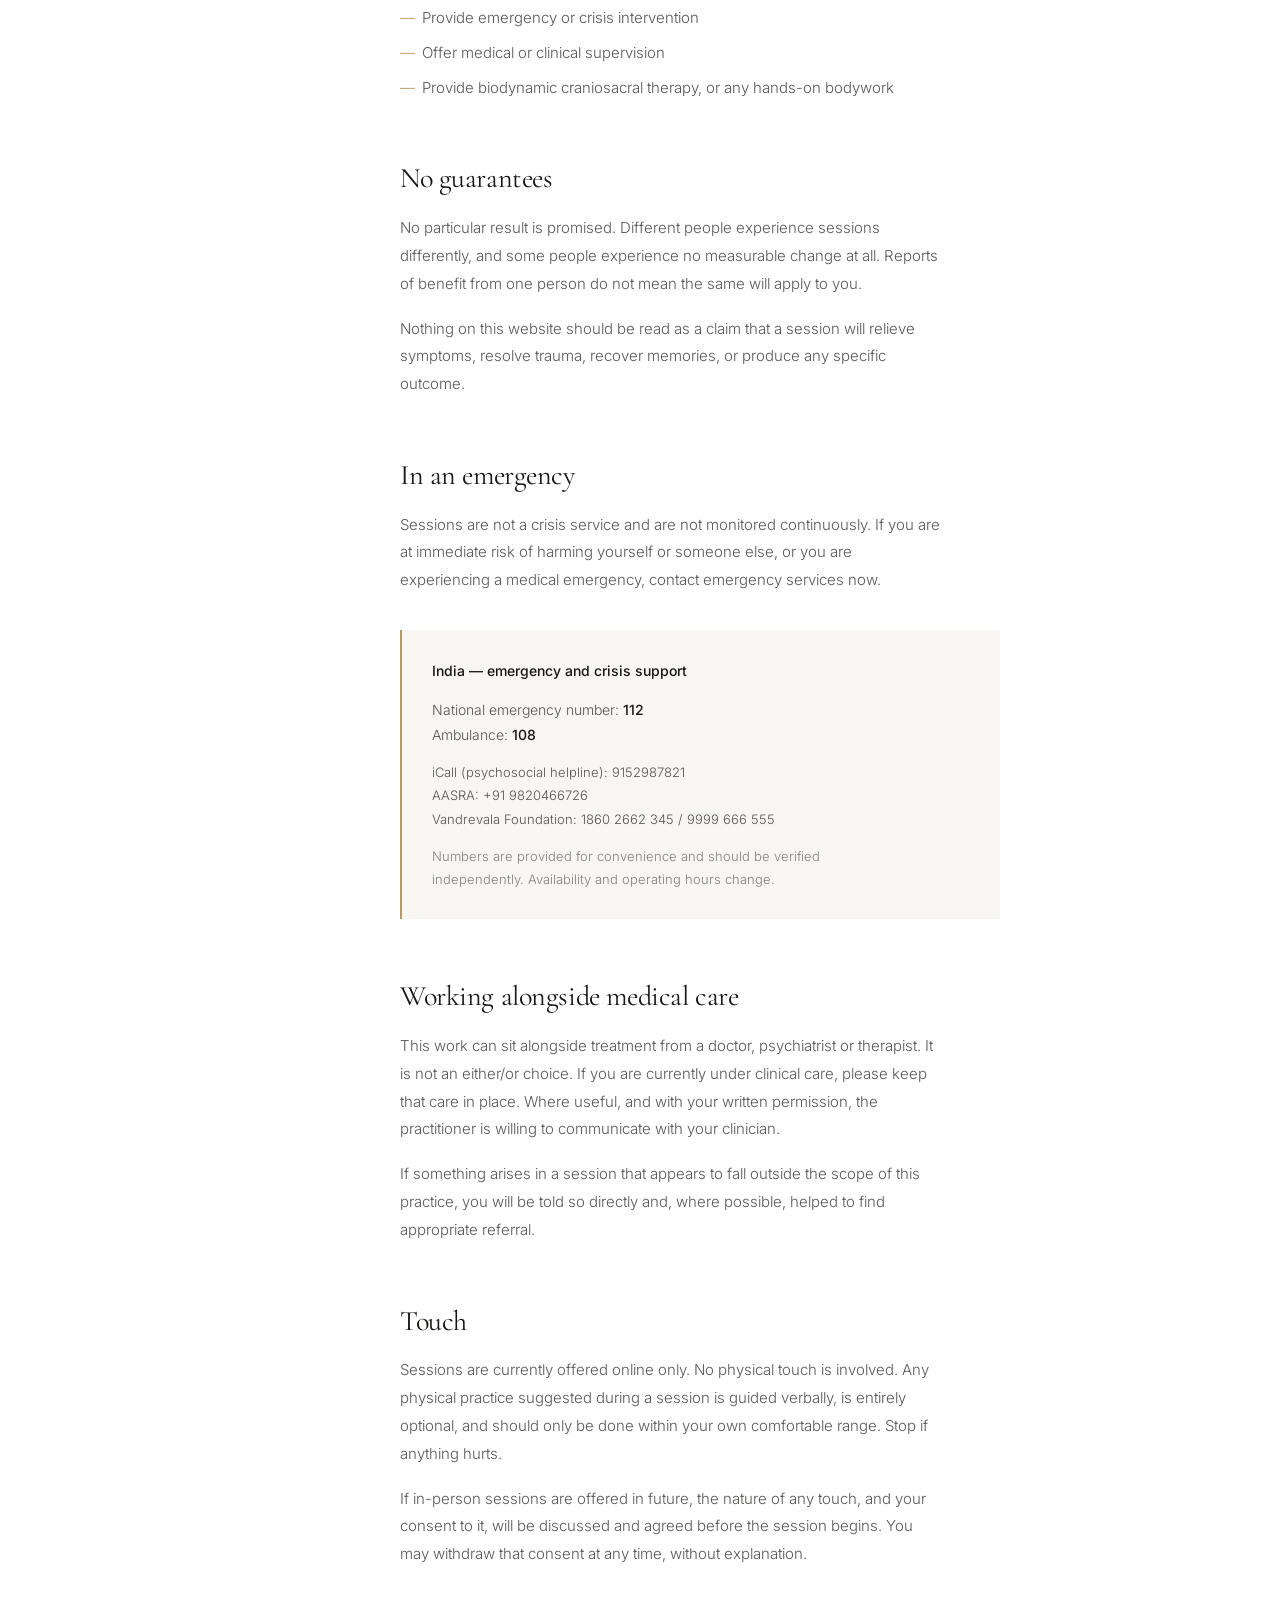
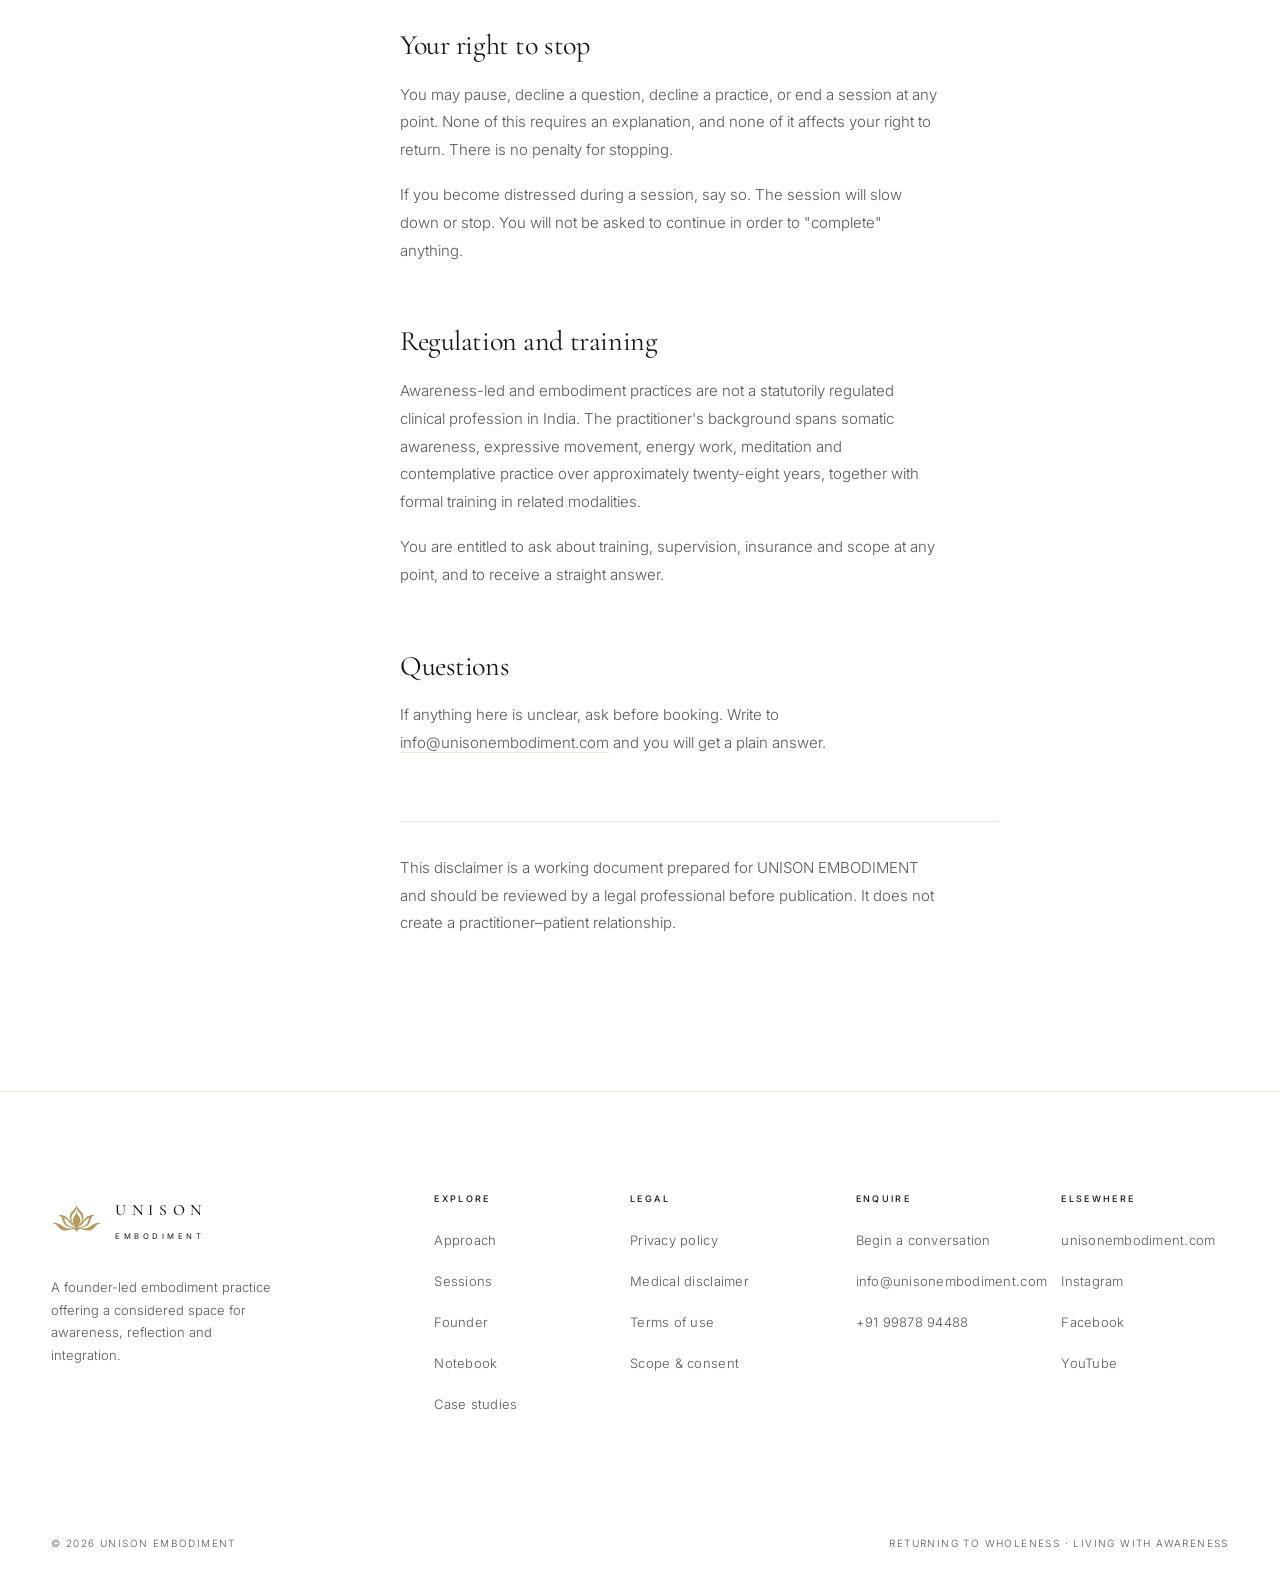
<file: disclaimer.html>
<!DOCTYPE html>
<html lang="en" class="no-js">
<head>
<meta charset="UTF-8">
<meta name="viewport" content="width=device-width, initial-scale=1.0">
<meta name="theme-color" content="#FFFFFF">
<title>Medical Disclaimer — UNISON EMBODIMENT</title>
<meta name="description" content="UNISON EMBODIMENT is complementary care. It is not medical, psychiatric or psychological treatment, and does not diagnose, treat or cure any condition.">
<link rel="preconnect" href="https://fonts.googleapis.com">
<link rel="preconnect" href="https://fonts.gstatic.com" crossorigin>
<link href="https://fonts.googleapis.com/css2?family=Cormorant+Garamond:ital,wght@0,300;0,400;0,500;1,300;1,400&family=Inter:wght@300;400;500&display=swap" rel="stylesheet">
<link rel="stylesheet" href="css/styles.css">
<link rel="icon" href="favicon.svg" type="image/svg+xml">
<link rel="icon" href="favicon-32.png" sizes="32x32" type="image/png">
<link rel="apple-touch-icon" href="favicon-180.png">
<meta property="og:site_name" content="UNISON EMBODIMENT">
<meta property="og:type" content="website">
<meta property="og:title" content="Medical Disclaimer — UNISON EMBODIMENT">
<meta property="og:description" content="UNISON EMBODIMENT is complementary care. It is not medical, psychiatric or psychological treatment.">
<meta property="og:url" content="https://www.unisonembodiment.com/disclaimer.html">
<meta property="og:image" content="https://www.unisonembodiment.com/images/og-unison.jpg">
<meta property="og:image:width" content="1200">
<meta property="og:image:height" content="630">
<meta name="twitter:card" content="summary_large_image">
<meta name="twitter:title" content="Medical Disclaimer — UNISON EMBODIMENT">
<meta name="twitter:description" content="UNISON EMBODIMENT is complementary care. It is not medical, psychiatric or psychological treatment.">
<meta name="twitter:image" content="https://www.unisonembodiment.com/images/og-unison.jpg">
<link rel="canonical" href="https://www.unisonembodiment.com/disclaimer.html">
</head>
<body>

<a class="skip" href="#main">Skip to content</a>

<header class="nav">
  <div class="wrap nav__inner">
    <a href="index.html" class="brand" aria-label="UNISON EMBODIMENT — home">
      <svg class="brand__mark" viewBox="0 0 120 70" aria-hidden="true"><path fill="currentColor" fill-rule="evenodd" d="M89.12 32.74 C89.12 32.74 87.93 37.26 87.38 38.91 C86.83 40.56 86.75 41.13 85.82 42.62 C84.90 44.12 83.34 46.43 81.81 47.90 C80.28 49.36 79.13 50.36 76.66 51.43 C74.18 52.50 69.35 53.29 66.95 54.31 C64.55 55.33 62.28 57.54 62.28 57.54 C62.28 57.54 62.58 56.62 63.00 56.05 C63.42 55.47 63.45 55.20 64.79 54.07 C66.14 52.94 69.52 50.59 71.08 49.27 C72.65 47.96 72.50 48.05 74.20 46.16 C75.90 44.27 79.28 39.97 81.27 37.95 C83.26 35.93 84.82 34.92 86.12 34.06 C87.43 33.19 89.12 32.74 89.12 32.74 Z M30.88 32.74 C30.88 32.74 32.57 33.19 33.88 34.06 C35.18 34.92 36.74 35.93 38.73 37.95 C40.72 39.97 44.10 44.27 45.80 46.16 C47.50 48.05 47.35 47.96 48.92 49.27 C50.48 50.59 53.86 52.94 55.21 54.07 C56.55 55.20 56.58 55.47 57.00 56.05 C57.42 56.62 57.72 57.54 57.72 57.54 C57.72 57.54 55.45 55.33 53.05 54.31 C50.65 53.29 45.82 52.50 43.34 51.43 C40.87 50.36 39.72 49.36 38.19 47.90 C36.66 46.43 35.09 44.09 34.18 42.62 C33.26 41.16 33.23 40.74 32.68 39.09 C32.13 37.44 30.88 32.74 30.88 32.74 Z M60.00 10.03 C60.00 10.03 60.89 12.64 61.44 13.80 C61.99 14.97 62.07 15.36 63.30 17.04 C64.52 18.72 67.60 22.25 68.81 23.87 C70.02 25.49 70.08 25.78 70.55 26.75 C71.01 27.71 71.35 28.66 71.62 29.68 C71.89 30.70 72.12 31.55 72.16 32.86 C72.20 34.17 72.17 35.99 71.86 37.53 C71.55 39.07 71.03 40.49 70.31 42.08 C69.58 43.68 68.24 45.93 67.49 47.12 C66.74 48.31 66.07 48.74 65.81 49.21 C65.55 49.69 65.93 49.99 65.93 49.99 C65.93 49.99 62.82 52.75 62.82 52.75 C62.82 52.75 62.35 52.90 62.82 52.09 C63.29 51.28 64.82 49.29 65.63 47.90 C66.44 46.50 67.20 44.95 67.67 43.70 C68.14 42.45 68.31 41.58 68.45 40.41 C68.59 39.24 68.74 38.23 68.51 36.69 C68.28 35.15 68.16 33.43 67.07 31.18 C65.98 28.93 63.14 25.34 61.98 23.21 C60.82 21.08 60.12 18.42 60.12 18.42 C60.12 18.42 59.22 21.08 58.02 23.21 C56.82 25.34 54.02 28.93 52.93 31.18 C51.84 33.43 51.72 35.15 51.49 36.69 C51.26 38.23 51.41 39.24 51.55 40.41 C51.69 41.58 52.02 42.73 52.33 43.70 C52.64 44.67 52.56 44.73 53.41 46.22 C54.26 47.71 57.42 52.63 57.42 52.63 C57.42 52.63 54.07 49.99 54.07 49.99 C54.07 49.99 54.80 50.29 54.19 49.21 C53.58 48.14 51.34 45.14 50.41 43.52 C49.48 41.90 49.05 40.97 48.62 39.51 C48.19 38.05 47.92 36.23 47.84 34.77 C47.76 33.32 47.88 32.08 48.14 30.76 C48.40 29.44 48.89 28.01 49.39 26.87 C49.90 25.72 49.97 25.51 51.19 23.87 C52.41 22.23 55.48 18.72 56.70 17.04 C57.93 15.36 58.01 14.97 58.56 13.80 C59.11 12.64 60.00 10.03 60.00 10.03 Z M2.00 44.72 C2.00 44.72 5.65 45.56 7.03 46.04 C8.41 46.52 9.21 46.95 10.27 47.60 C11.33 48.25 11.63 48.26 13.38 49.93 C15.14 51.61 18.73 55.84 20.81 57.66 C22.90 59.49 24.31 60.16 25.91 60.90 C27.50 61.64 28.97 61.87 30.40 62.10 C31.83 62.33 33.02 62.38 34.48 62.28 C35.93 62.18 36.91 62.06 39.15 61.50 C41.39 60.94 45.62 59.38 47.90 58.92 C50.17 58.46 51.56 58.61 52.81 58.74 C54.06 58.87 54.62 59.25 55.39 59.70 C56.16 60.15 56.79 60.63 57.42 61.44 C58.05 62.25 58.73 63.52 59.16 64.55 C59.59 65.59 60.00 67.67 60.00 67.67 C60.00 67.67 60.41 65.59 60.84 64.55 C61.27 63.52 61.95 62.25 62.58 61.44 C63.21 60.63 63.84 60.15 64.61 59.70 C65.38 59.25 65.94 58.87 67.19 58.74 C68.44 58.61 69.83 58.46 72.10 58.92 C74.38 59.38 78.61 60.94 80.85 61.50 C83.09 62.06 84.07 62.18 85.52 62.28 C86.98 62.38 88.17 62.33 89.60 62.10 C91.03 61.87 92.50 61.64 94.09 60.90 C95.69 60.16 97.10 59.49 99.19 57.66 C101.27 55.84 104.86 51.61 106.62 49.93 C108.37 48.26 108.67 48.25 109.73 47.60 C110.79 46.95 111.59 46.51 112.97 46.04 C114.35 45.57 118.00 44.78 118.00 44.78 C118.00 44.78 116.45 44.30 115.42 44.18 C114.39 44.06 113.80 43.80 111.83 44.06 C109.86 44.32 105.94 45.02 103.62 45.74 C101.30 46.46 100.45 46.91 97.93 48.38 C95.40 49.84 91.01 53.16 88.46 54.55 C85.91 55.94 84.47 56.29 82.65 56.70 C80.83 57.12 80.08 57.12 77.56 57.06 C75.03 57.00 67.49 56.35 67.49 56.35 C67.49 56.35 67.79 55.90 68.99 55.63 C70.19 55.36 72.97 55.10 74.68 54.73 C76.39 54.36 77.86 53.90 79.23 53.41 C80.61 52.92 81.72 52.51 82.95 51.79 C84.18 51.07 85.63 49.93 86.60 49.10 C87.57 48.26 88.02 47.74 88.76 46.76 C89.50 45.78 90.04 45.57 91.04 43.22 C92.04 40.88 93.87 34.87 94.75 32.68 C95.63 30.48 95.61 30.87 96.31 30.04 C97.01 29.21 97.76 28.41 98.95 27.70 C100.13 27.00 103.44 25.79 103.44 25.79 C103.44 25.79 101.48 25.44 100.14 25.43 C98.81 25.42 96.94 25.50 95.41 25.73 C93.88 25.96 92.48 26.28 90.98 26.81 C89.48 27.34 88.18 27.74 86.42 28.90 C84.67 30.06 83.07 30.93 80.43 33.76 C77.80 36.58 70.61 45.86 70.61 45.86 C70.61 45.86 73.15 42.04 73.90 40.65 C74.65 39.25 74.72 39.00 75.10 37.47 C75.48 35.94 76.06 33.21 76.18 31.48 C76.30 29.75 76.06 28.38 75.82 27.11 C75.58 25.83 75.20 24.87 74.74 23.81 C74.28 22.75 75.07 23.29 73.06 20.75 C71.05 18.22 64.74 11.26 62.70 8.59 C60.65 5.92 61.22 5.85 60.78 4.76 C60.34 3.66 60.06 2.00 60.06 2.00 C60.06 2.00 59.44 4.26 58.98 5.36 C58.52 6.45 59.31 6.02 57.30 8.59 C55.30 11.16 48.95 18.22 46.94 20.75 C44.93 23.29 45.72 22.75 45.26 23.81 C44.80 24.87 44.42 25.83 44.18 27.11 C43.94 28.38 43.70 29.75 43.82 31.48 C43.94 33.21 44.52 35.94 44.90 37.47 C45.28 39.00 45.35 39.25 46.10 40.65 C46.85 42.04 49.39 45.86 49.39 45.86 C49.39 45.86 42.20 36.58 39.57 33.76 C36.93 30.93 35.33 30.06 33.58 28.90 C31.82 27.74 30.52 27.34 29.02 26.81 C27.52 26.28 26.12 25.96 24.59 25.73 C23.06 25.50 21.19 25.42 19.86 25.43 C18.52 25.44 16.56 25.79 16.56 25.79 C16.56 25.79 19.87 27.00 21.05 27.70 C22.24 28.41 22.99 29.21 23.69 30.04 C24.39 30.87 24.37 30.48 25.25 32.68 C26.13 34.87 27.96 40.88 28.96 43.22 C29.96 45.57 30.50 45.78 31.24 46.76 C31.98 47.74 32.43 48.26 33.40 49.10 C34.37 49.93 35.82 51.07 37.05 51.79 C38.28 52.51 39.39 52.92 40.77 53.41 C42.14 53.90 43.61 54.36 45.32 54.73 C47.03 55.10 49.81 55.36 51.01 55.63 C52.21 55.90 52.51 56.35 52.51 56.35 C52.51 56.35 44.97 57.00 42.44 57.06 C39.92 57.12 39.17 57.12 37.35 56.70 C35.53 56.29 34.09 55.94 31.54 54.55 C28.99 53.16 24.60 49.84 22.07 48.38 C19.55 46.91 18.70 46.46 16.38 45.74 C14.06 45.02 10.57 44.23 8.17 44.06 C5.77 43.89 2.00 44.72 2.00 44.72 Z"/></svg>
      <span><span class="brand__text">Unison</span><span class="brand__sub">Embodiment</span></span>
    </a>
    <nav aria-label="Primary">
      <button class="nav__toggle" aria-expanded="false" aria-controls="primary-nav">
        <span class="nav__toggle-bars"><span></span><span></span><span></span></span>Menu
      </button>
      <ul class="nav__links" id="primary-nav">
        <li><a href="approach.html">Approach</a></li>
        <li><a href="sessions.html">Sessions</a></li>
        <li><a href="founder.html">Founder</a></li>
        <li><a href="journal.html">Notebook</a></li>
        <li><a href="case-studies.html">Case studies</a></li>
        <li><a href="enquire.html" class="nav__cta"><span>Enquire</span></a></li>
      </ul>
    </nav>
  </div>
</header>

<main id="main">

  <div class="legal">
    <div class="wrap">

      <div class="legal__head">
        <span class="label">Legal</span>
        <h1>Medical<br><span class="italic">disclaimer.</span></h1>
        <div class="legal__meta">
          <div><strong>Last updated</strong>November 2026</div>
          <div><strong>Applies to</strong>All sessions, content and communication</div>
          <div><strong>Please read</strong>Before booking a session</div>
        </div>
      </div>

      <div class="legal__grid">

        <nav class="legal__nav" aria-label="On this page">
          <span class="label">On this page</span>
          <ol>
            <li><a href="#summary">In short</a></li>
            <li><a href="#what">What this is</a></li>
            <li><a href="#not">What this is not</a></li>
            <li><a href="#no-guarantee">No guarantees</a></li>
            <li><a href="#emergency">In an emergency</a></li>
            <li><a href="#doctors">Working alongside medical care</a></li>
            <li><a href="#touch">Touch</a></li>
            <li><a href="#stop">Your right to stop</a></li>
            <li><a href="#regulation">Regulation and training</a></li>
            <li><a href="#contact">Questions</a></li>
          </ol>
        </nav>

        <div class="legal__body">

          <h2 id="summary">In short</h2>
          <p>UNISON EMBODIMENT offers complementary, awareness-led sessions. It is not medicine, psychiatry, psychotherapy or counselling, and it is not a substitute for any of them.</p>
          <p>Nothing on this website, and nothing said in a session, is medical advice. If you have a physical or mental health concern, see a qualified doctor or clinician. If you are in crisis, seek emergency help first.</p>

          <div class="callout">
            <p><strong>This is complementary care.</strong> It does not replace medical diagnosis or treatment, and it does not claim to cure any condition. If something is acute or changing quickly, please see your doctor first. This work can sit alongside that care.</p>
          </div>

          <h2 id="what">What this is</h2>
          <p>Sessions are a facilitated space for reflection, body awareness and personal exploration. They may include conversation, guided attention to sensation, gentle optional movement, breathing, and periods of quiet. The intention is to support your own capacity to notice, choose and integrate — not to produce a particular clinical outcome.</p>
          <p>The work is shaped by your pace, your boundaries and what you bring. You remain the authority on your own experience.</p>

          <h2 id="not">What this is not</h2>
          <p>UNISON EMBODIMENT and its founder do not:</p>
          <ul>
            <li>Diagnose any medical or psychological condition</li>
            <li>Prescribe, adjust or advise on stopping any medication</li>
            <li>Treat, cure or claim to treat any illness, disorder or injury</li>
            <li>Provide psychotherapy, counselling or psychiatric care</li>
            <li>Provide emergency or crisis intervention</li>
            <li>Offer medical or clinical supervision</li>
            <li>Provide biodynamic craniosacral therapy, or any hands-on bodywork</li>
          </ul>

          <h2 id="no-guarantee">No guarantees</h2>
          <p>No particular result is promised. Different people experience sessions differently, and some people experience no measurable change at all. Reports of benefit from one person do not mean the same will apply to you.</p>
          <p>Nothing on this website should be read as a claim that a session will relieve symptoms, resolve trauma, recover memories, or produce any specific outcome.</p>

          <h2 id="emergency">In an emergency</h2>
          <p>Sessions are not a crisis service and are not monitored continuously. If you are at immediate risk of harming yourself or someone else, or you are experiencing a medical emergency, contact emergency services now.</p>
          <div class="callout">
            <p><strong>India — emergency and crisis support</strong></p>
            <p>National emergency number: <strong>112</strong><br>
            Ambulance: <strong>108</strong></p>
            <p style="font-size:.8125rem;">iCall (psychosocial helpline): 9152987821<br>
            AASRA: +91 9820466726<br>
            Vandrevala Foundation: 1860 2662 345 / 9999 666 555</p>
            <p style="font-size:.8125rem;color:var(--ink-50);">Numbers are provided for convenience and should be verified independently. Availability and operating hours change.</p>
          </div>

          <h2 id="doctors">Working alongside medical care</h2>
          <p>This work can sit alongside treatment from a doctor, psychiatrist or therapist. It is not an either/or choice. If you are currently under clinical care, please keep that care in place. Where useful, and with your written permission, the practitioner is willing to communicate with your clinician.</p>
          <p>If something arises in a session that appears to fall outside the scope of this practice, you will be told so directly and, where possible, helped to find appropriate referral.</p>

          <h2 id="touch">Touch</h2>
          <p>Sessions are currently offered online only. No physical touch is involved. Any physical practice suggested during a session is guided verbally, is entirely optional, and should only be done within your own comfortable range. Stop if anything hurts.</p>
          <p>If in-person sessions are offered in future, the nature of any touch, and your consent to it, will be discussed and agreed before the session begins. You may withdraw that consent at any time, without explanation.</p>

          <h2 id="stop">Your right to stop</h2>
          <p>You may pause, decline a question, decline a practice, or end a session at any point. None of this requires an explanation, and none of it affects your right to return. There is no penalty for stopping.</p>
          <p>If you become distressed during a session, say so. The session will slow down or stop. You will not be asked to continue in order to "complete" anything.</p>

          <h2 id="regulation">Regulation and training</h2>
          <p>Awareness-led and embodiment practices are not a statutorily regulated clinical profession in India. The practitioner's background spans somatic awareness, expressive movement, energy work, meditation and contemplative practice over approximately twenty-eight years, together with formal training in related modalities.</p>
          <p>You are entitled to ask about training, supervision, insurance and scope at any point, and to receive a straight answer.</p>

          <h2 id="contact">Questions</h2>
          <p>If anything here is unclear, ask before booking. Write to <a href="mailto:info@unisonembodiment.com" style="border-bottom:1px solid var(--stone);">info@unisonembodiment.com</a> and you will get a plain answer.</p>

          <div class="legal__foot">
            <p>This disclaimer is a working document prepared for UNISON EMBODIMENT and should be reviewed by a legal professional before publication. It does not create a practitioner–patient relationship.</p>
          </div>

        </div>

      </div>
    </div>
  </div>

</main>

<footer class="footer">
  <div class="wrap">
    <div class="footer__grid">
      <div class="footer__brand">
        <a href="index.html" class="brand">
          <svg class="brand__mark" viewBox="0 0 120 70" aria-hidden="true"><path fill="currentColor" fill-rule="evenodd" d="M89.12 32.74 C89.12 32.74 87.93 37.26 87.38 38.91 C86.83 40.56 86.75 41.13 85.82 42.62 C84.90 44.12 83.34 46.43 81.81 47.90 C80.28 49.36 79.13 50.36 76.66 51.43 C74.18 52.50 69.35 53.29 66.95 54.31 C64.55 55.33 62.28 57.54 62.28 57.54 C62.28 57.54 62.58 56.62 63.00 56.05 C63.42 55.47 63.45 55.20 64.79 54.07 C66.14 52.94 69.52 50.59 71.08 49.27 C72.65 47.96 72.50 48.05 74.20 46.16 C75.90 44.27 79.28 39.97 81.27 37.95 C83.26 35.93 84.82 34.92 86.12 34.06 C87.43 33.19 89.12 32.74 89.12 32.74 Z M30.88 32.74 C30.88 32.74 32.57 33.19 33.88 34.06 C35.18 34.92 36.74 35.93 38.73 37.95 C40.72 39.97 44.10 44.27 45.80 46.16 C47.50 48.05 47.35 47.96 48.92 49.27 C50.48 50.59 53.86 52.94 55.21 54.07 C56.55 55.20 56.58 55.47 57.00 56.05 C57.42 56.62 57.72 57.54 57.72 57.54 C57.72 57.54 55.45 55.33 53.05 54.31 C50.65 53.29 45.82 52.50 43.34 51.43 C40.87 50.36 39.72 49.36 38.19 47.90 C36.66 46.43 35.09 44.09 34.18 42.62 C33.26 41.16 33.23 40.74 32.68 39.09 C32.13 37.44 30.88 32.74 30.88 32.74 Z M60.00 10.03 C60.00 10.03 60.89 12.64 61.44 13.80 C61.99 14.97 62.07 15.36 63.30 17.04 C64.52 18.72 67.60 22.25 68.81 23.87 C70.02 25.49 70.08 25.78 70.55 26.75 C71.01 27.71 71.35 28.66 71.62 29.68 C71.89 30.70 72.12 31.55 72.16 32.86 C72.20 34.17 72.17 35.99 71.86 37.53 C71.55 39.07 71.03 40.49 70.31 42.08 C69.58 43.68 68.24 45.93 67.49 47.12 C66.74 48.31 66.07 48.74 65.81 49.21 C65.55 49.69 65.93 49.99 65.93 49.99 C65.93 49.99 62.82 52.75 62.82 52.75 C62.82 52.75 62.35 52.90 62.82 52.09 C63.29 51.28 64.82 49.29 65.63 47.90 C66.44 46.50 67.20 44.95 67.67 43.70 C68.14 42.45 68.31 41.58 68.45 40.41 C68.59 39.24 68.74 38.23 68.51 36.69 C68.28 35.15 68.16 33.43 67.07 31.18 C65.98 28.93 63.14 25.34 61.98 23.21 C60.82 21.08 60.12 18.42 60.12 18.42 C60.12 18.42 59.22 21.08 58.02 23.21 C56.82 25.34 54.02 28.93 52.93 31.18 C51.84 33.43 51.72 35.15 51.49 36.69 C51.26 38.23 51.41 39.24 51.55 40.41 C51.69 41.58 52.02 42.73 52.33 43.70 C52.64 44.67 52.56 44.73 53.41 46.22 C54.26 47.71 57.42 52.63 57.42 52.63 C57.42 52.63 54.07 49.99 54.07 49.99 C54.07 49.99 54.80 50.29 54.19 49.21 C53.58 48.14 51.34 45.14 50.41 43.52 C49.48 41.90 49.05 40.97 48.62 39.51 C48.19 38.05 47.92 36.23 47.84 34.77 C47.76 33.32 47.88 32.08 48.14 30.76 C48.40 29.44 48.89 28.01 49.39 26.87 C49.90 25.72 49.97 25.51 51.19 23.87 C52.41 22.23 55.48 18.72 56.70 17.04 C57.93 15.36 58.01 14.97 58.56 13.80 C59.11 12.64 60.00 10.03 60.00 10.03 Z M2.00 44.72 C2.00 44.72 5.65 45.56 7.03 46.04 C8.41 46.52 9.21 46.95 10.27 47.60 C11.33 48.25 11.63 48.26 13.38 49.93 C15.14 51.61 18.73 55.84 20.81 57.66 C22.90 59.49 24.31 60.16 25.91 60.90 C27.50 61.64 28.97 61.87 30.40 62.10 C31.83 62.33 33.02 62.38 34.48 62.28 C35.93 62.18 36.91 62.06 39.15 61.50 C41.39 60.94 45.62 59.38 47.90 58.92 C50.17 58.46 51.56 58.61 52.81 58.74 C54.06 58.87 54.62 59.25 55.39 59.70 C56.16 60.15 56.79 60.63 57.42 61.44 C58.05 62.25 58.73 63.52 59.16 64.55 C59.59 65.59 60.00 67.67 60.00 67.67 C60.00 67.67 60.41 65.59 60.84 64.55 C61.27 63.52 61.95 62.25 62.58 61.44 C63.21 60.63 63.84 60.15 64.61 59.70 C65.38 59.25 65.94 58.87 67.19 58.74 C68.44 58.61 69.83 58.46 72.10 58.92 C74.38 59.38 78.61 60.94 80.85 61.50 C83.09 62.06 84.07 62.18 85.52 62.28 C86.98 62.38 88.17 62.33 89.60 62.10 C91.03 61.87 92.50 61.64 94.09 60.90 C95.69 60.16 97.10 59.49 99.19 57.66 C101.27 55.84 104.86 51.61 106.62 49.93 C108.37 48.26 108.67 48.25 109.73 47.60 C110.79 46.95 111.59 46.51 112.97 46.04 C114.35 45.57 118.00 44.78 118.00 44.78 C118.00 44.78 116.45 44.30 115.42 44.18 C114.39 44.06 113.80 43.80 111.83 44.06 C109.86 44.32 105.94 45.02 103.62 45.74 C101.30 46.46 100.45 46.91 97.93 48.38 C95.40 49.84 91.01 53.16 88.46 54.55 C85.91 55.94 84.47 56.29 82.65 56.70 C80.83 57.12 80.08 57.12 77.56 57.06 C75.03 57.00 67.49 56.35 67.49 56.35 C67.49 56.35 67.79 55.90 68.99 55.63 C70.19 55.36 72.97 55.10 74.68 54.73 C76.39 54.36 77.86 53.90 79.23 53.41 C80.61 52.92 81.72 52.51 82.95 51.79 C84.18 51.07 85.63 49.93 86.60 49.10 C87.57 48.26 88.02 47.74 88.76 46.76 C89.50 45.78 90.04 45.57 91.04 43.22 C92.04 40.88 93.87 34.87 94.75 32.68 C95.63 30.48 95.61 30.87 96.31 30.04 C97.01 29.21 97.76 28.41 98.95 27.70 C100.13 27.00 103.44 25.79 103.44 25.79 C103.44 25.79 101.48 25.44 100.14 25.43 C98.81 25.42 96.94 25.50 95.41 25.73 C93.88 25.96 92.48 26.28 90.98 26.81 C89.48 27.34 88.18 27.74 86.42 28.90 C84.67 30.06 83.07 30.93 80.43 33.76 C77.80 36.58 70.61 45.86 70.61 45.86 C70.61 45.86 73.15 42.04 73.90 40.65 C74.65 39.25 74.72 39.00 75.10 37.47 C75.48 35.94 76.06 33.21 76.18 31.48 C76.30 29.75 76.06 28.38 75.82 27.11 C75.58 25.83 75.20 24.87 74.74 23.81 C74.28 22.75 75.07 23.29 73.06 20.75 C71.05 18.22 64.74 11.26 62.70 8.59 C60.65 5.92 61.22 5.85 60.78 4.76 C60.34 3.66 60.06 2.00 60.06 2.00 C60.06 2.00 59.44 4.26 58.98 5.36 C58.52 6.45 59.31 6.02 57.30 8.59 C55.30 11.16 48.95 18.22 46.94 20.75 C44.93 23.29 45.72 22.75 45.26 23.81 C44.80 24.87 44.42 25.83 44.18 27.11 C43.94 28.38 43.70 29.75 43.82 31.48 C43.94 33.21 44.52 35.94 44.90 37.47 C45.28 39.00 45.35 39.25 46.10 40.65 C46.85 42.04 49.39 45.86 49.39 45.86 C49.39 45.86 42.20 36.58 39.57 33.76 C36.93 30.93 35.33 30.06 33.58 28.90 C31.82 27.74 30.52 27.34 29.02 26.81 C27.52 26.28 26.12 25.96 24.59 25.73 C23.06 25.50 21.19 25.42 19.86 25.43 C18.52 25.44 16.56 25.79 16.56 25.79 C16.56 25.79 19.87 27.00 21.05 27.70 C22.24 28.41 22.99 29.21 23.69 30.04 C24.39 30.87 24.37 30.48 25.25 32.68 C26.13 34.87 27.96 40.88 28.96 43.22 C29.96 45.57 30.50 45.78 31.24 46.76 C31.98 47.74 32.43 48.26 33.40 49.10 C34.37 49.93 35.82 51.07 37.05 51.79 C38.28 52.51 39.39 52.92 40.77 53.41 C42.14 53.90 43.61 54.36 45.32 54.73 C47.03 55.10 49.81 55.36 51.01 55.63 C52.21 55.90 52.51 56.35 52.51 56.35 C52.51 56.35 44.97 57.00 42.44 57.06 C39.92 57.12 39.17 57.12 37.35 56.70 C35.53 56.29 34.09 55.94 31.54 54.55 C28.99 53.16 24.60 49.84 22.07 48.38 C19.55 46.91 18.70 46.46 16.38 45.74 C14.06 45.02 10.57 44.23 8.17 44.06 C5.77 43.89 2.00 44.72 2.00 44.72 Z"/></svg>
          <span><span class="brand__text">Unison</span><span class="brand__sub">Embodiment</span></span>
        </a>
        <p>A founder-led embodiment practice offering a considered space for awareness, reflection and integration.</p>
      </div>
      <div><h4>Explore</h4><ul><li><a href="approach.html">Approach</a></li><li><a href="sessions.html">Sessions</a></li><li><a href="founder.html">Founder</a></li><li><a href="journal.html">Notebook</a></li><li><a href="case-studies.html">Case studies</a></li></ul></div>
      <div><h4>Legal</h4><ul><li><a href="privacy.html">Privacy policy</a></li><li><a href="disclaimer.html">Medical disclaimer</a></li><li><a href="terms.html">Terms of use</a></li><li><a href="consent.html">Scope &amp; consent</a></li></ul></div>
      <div><h4>Enquire</h4><ul><li><a href="enquire.html">Begin a conversation</a></li><li><a href="mailto:info@unisonembodiment.com">info@unisonembodiment.com</a></li><li><a href="tel:+919987894488">+91 99878 94488</a></li></ul></div>
<div><h4>Elsewhere</h4><ul><li><a href="https://www.unisonembodiment.com" target="_blank" rel="noopener">unisonembodiment.com</a></li><li><a href="https://www.instagram.com/unison.embodiment" target="_blank" rel="noopener">Instagram</a></li><li><a href="https://www.facebook.com/unisonembodiment" target="_blank" rel="noopener">Facebook</a></li><li><a href="https://www.youtube.com/@unisonembodiment" target="_blank" rel="noopener">YouTube</a></li></ul></div>
    </div>
    <div class="footer__base">
      <span>© <span data-year>2026</span> UNISON EMBODIMENT</span>
      <span>Returning to wholeness · Living with awareness</span>
    </div>
  </div>
</footer>

<script src="js/main.js"></script>
</body>
</html>
</file>
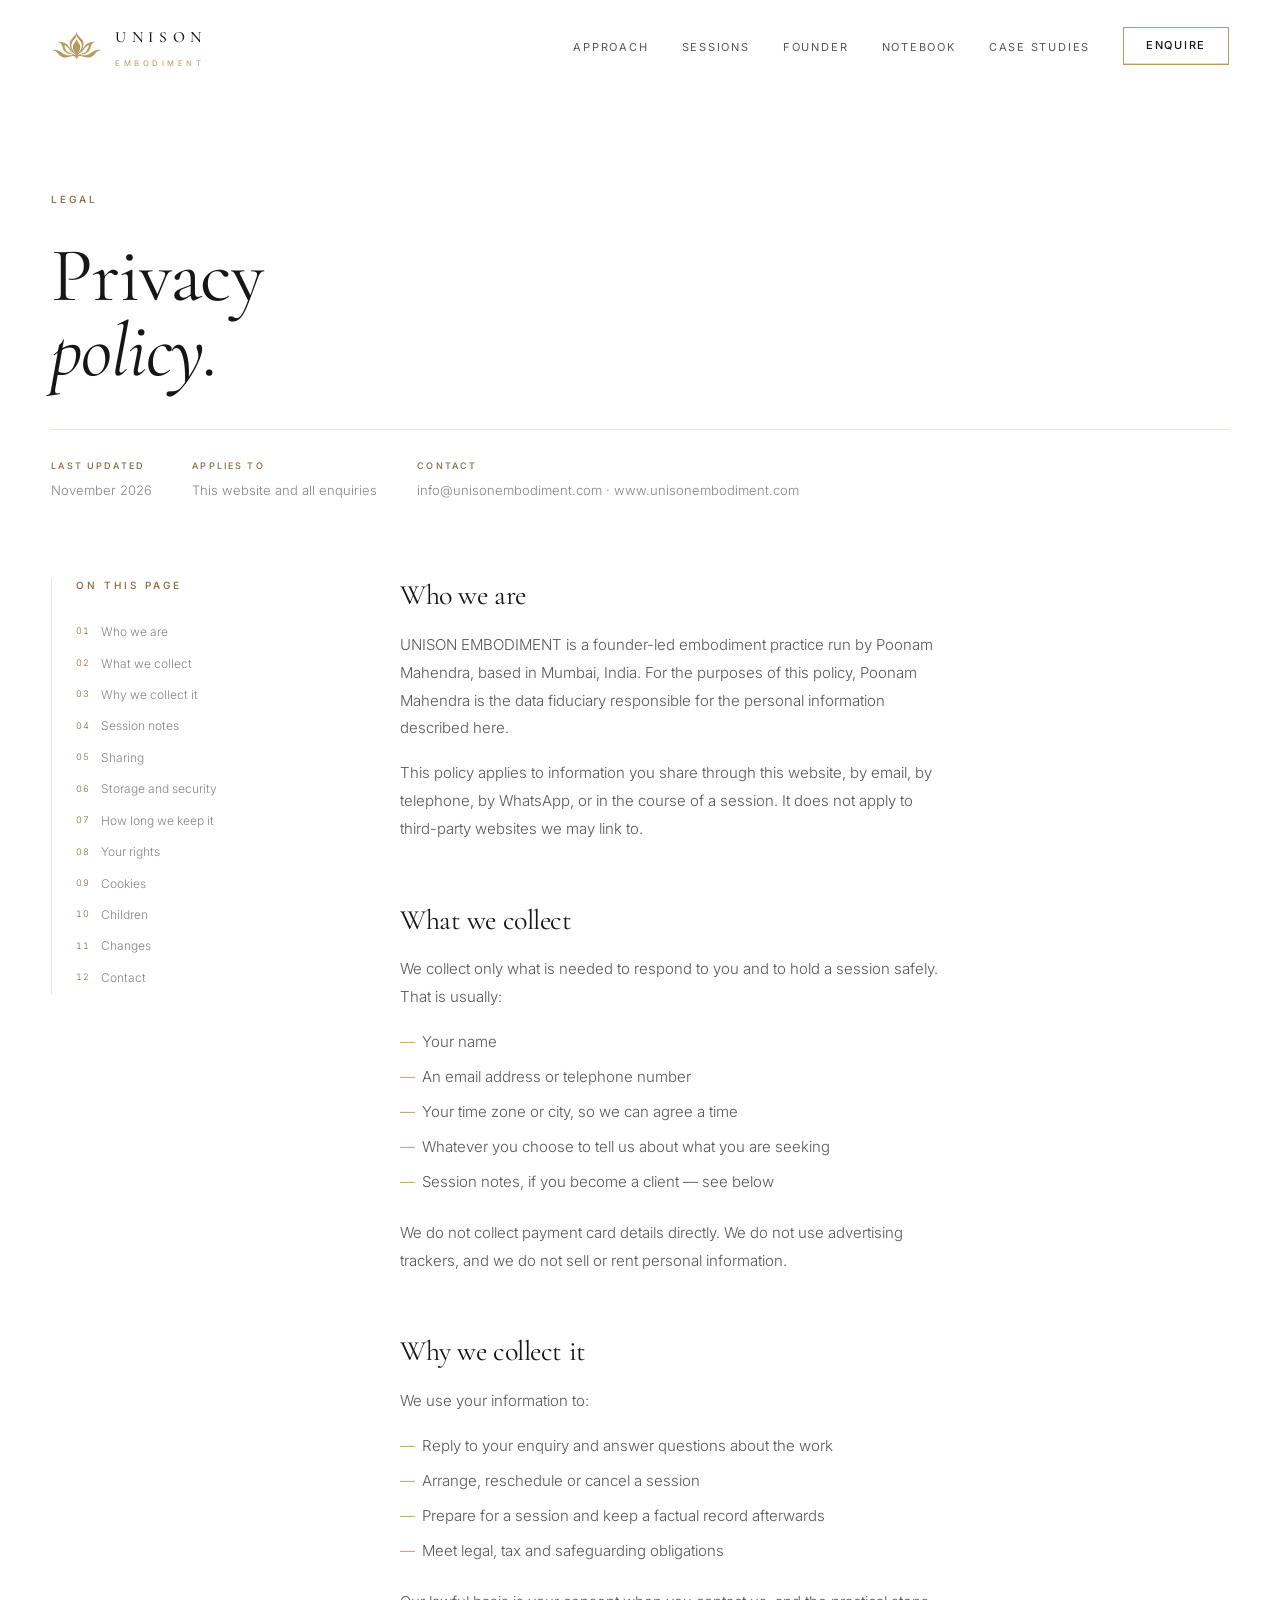
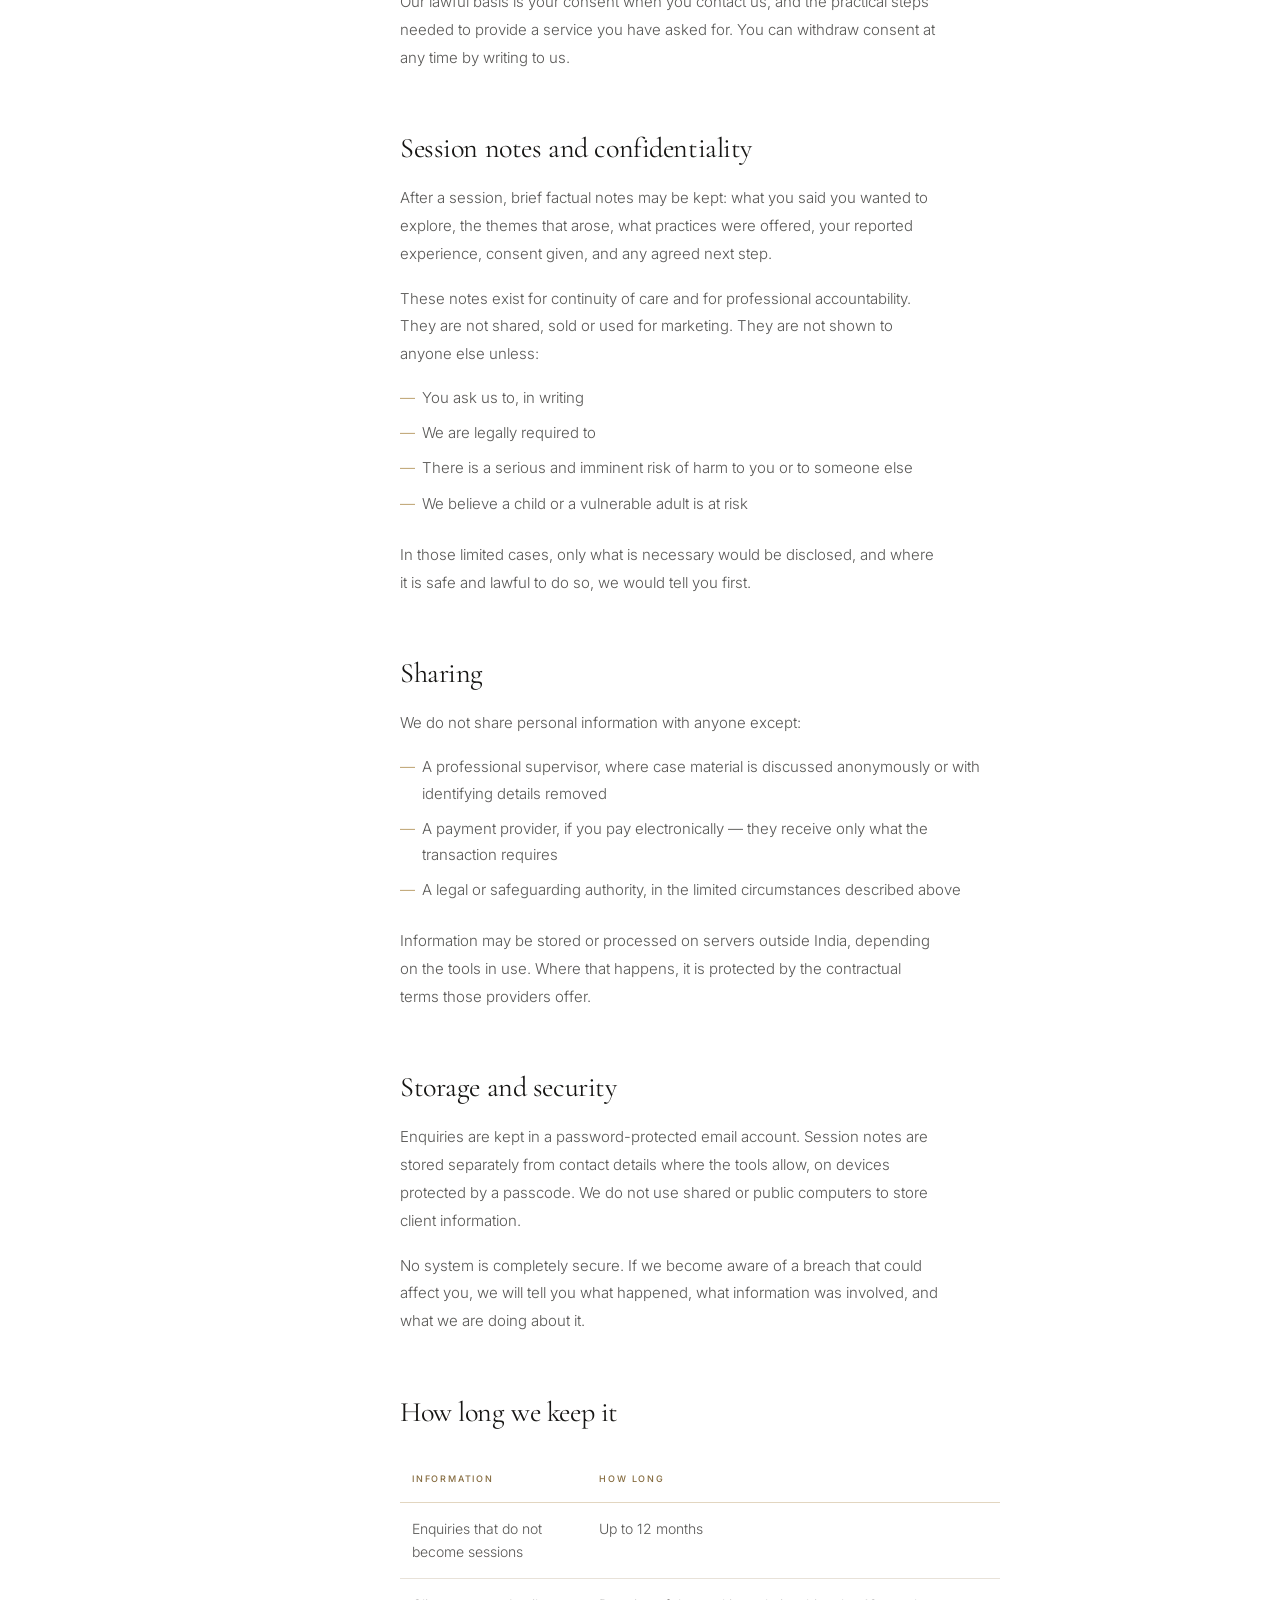
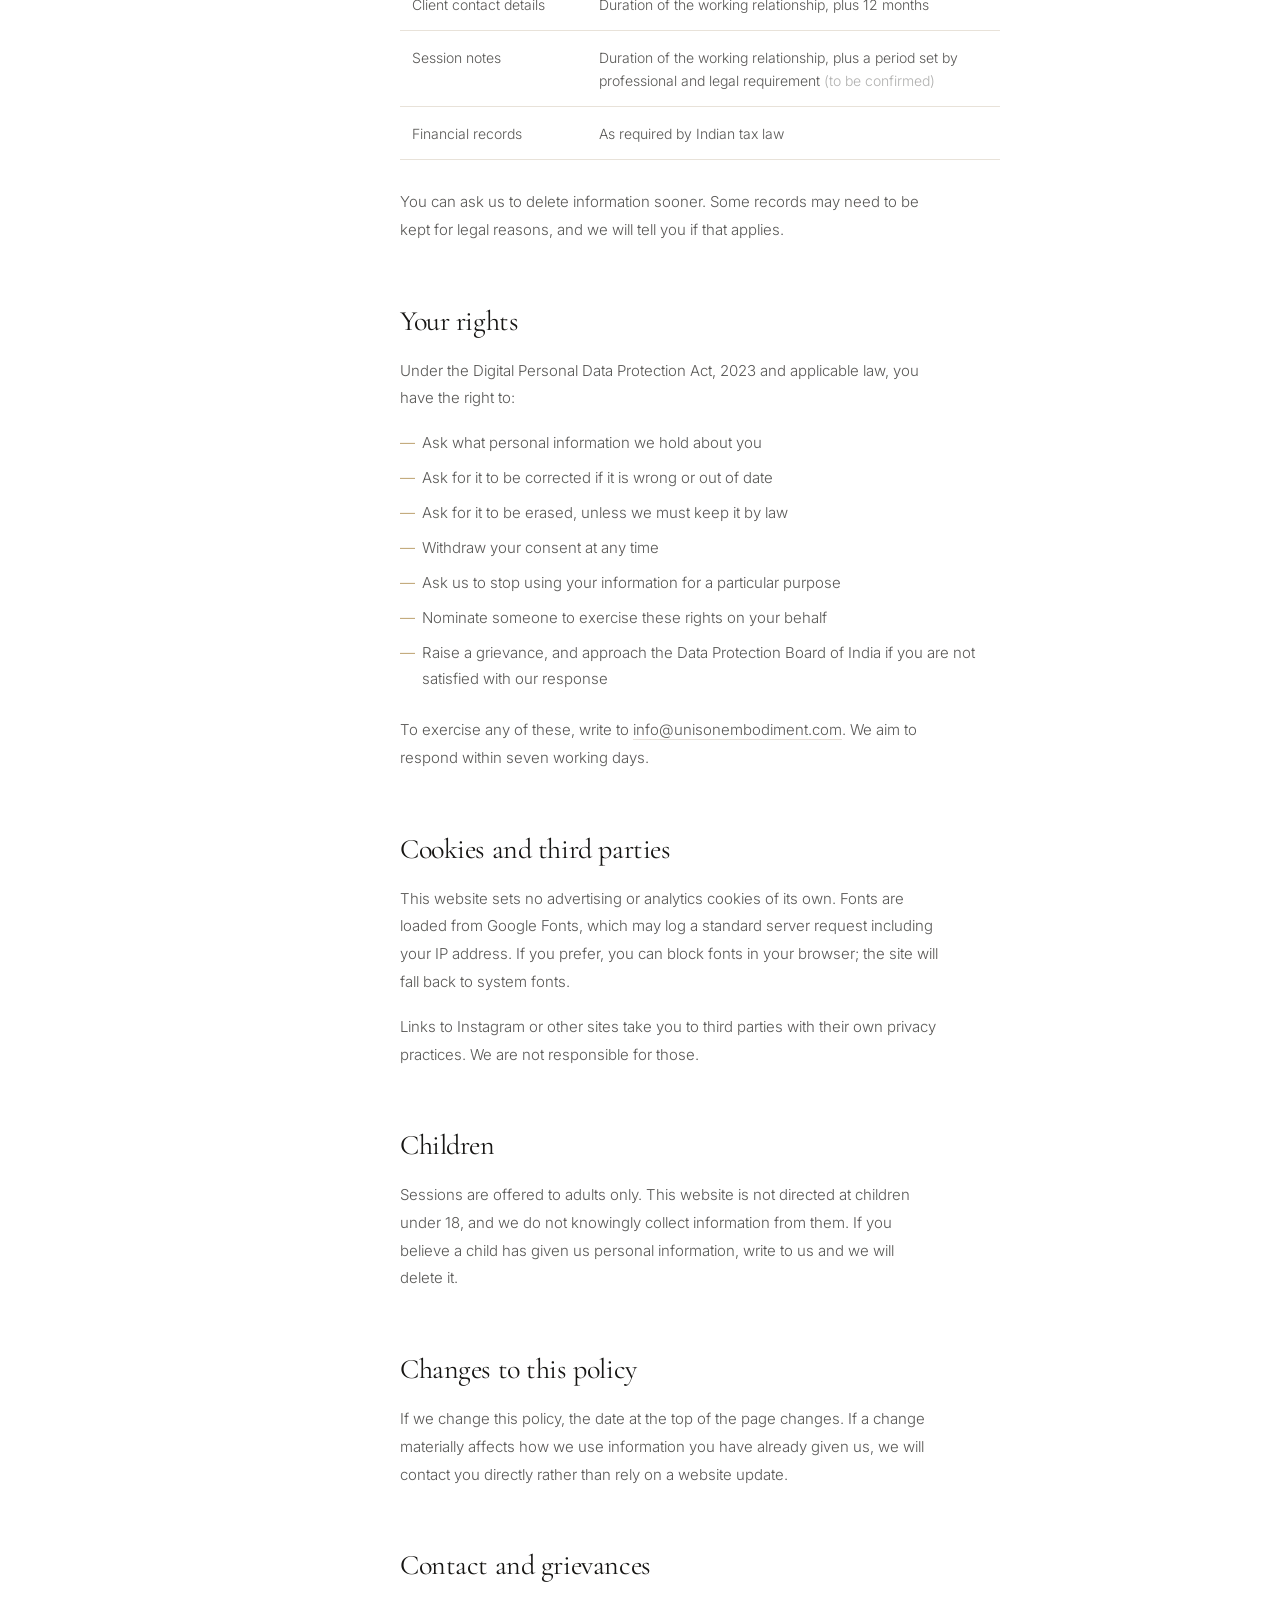
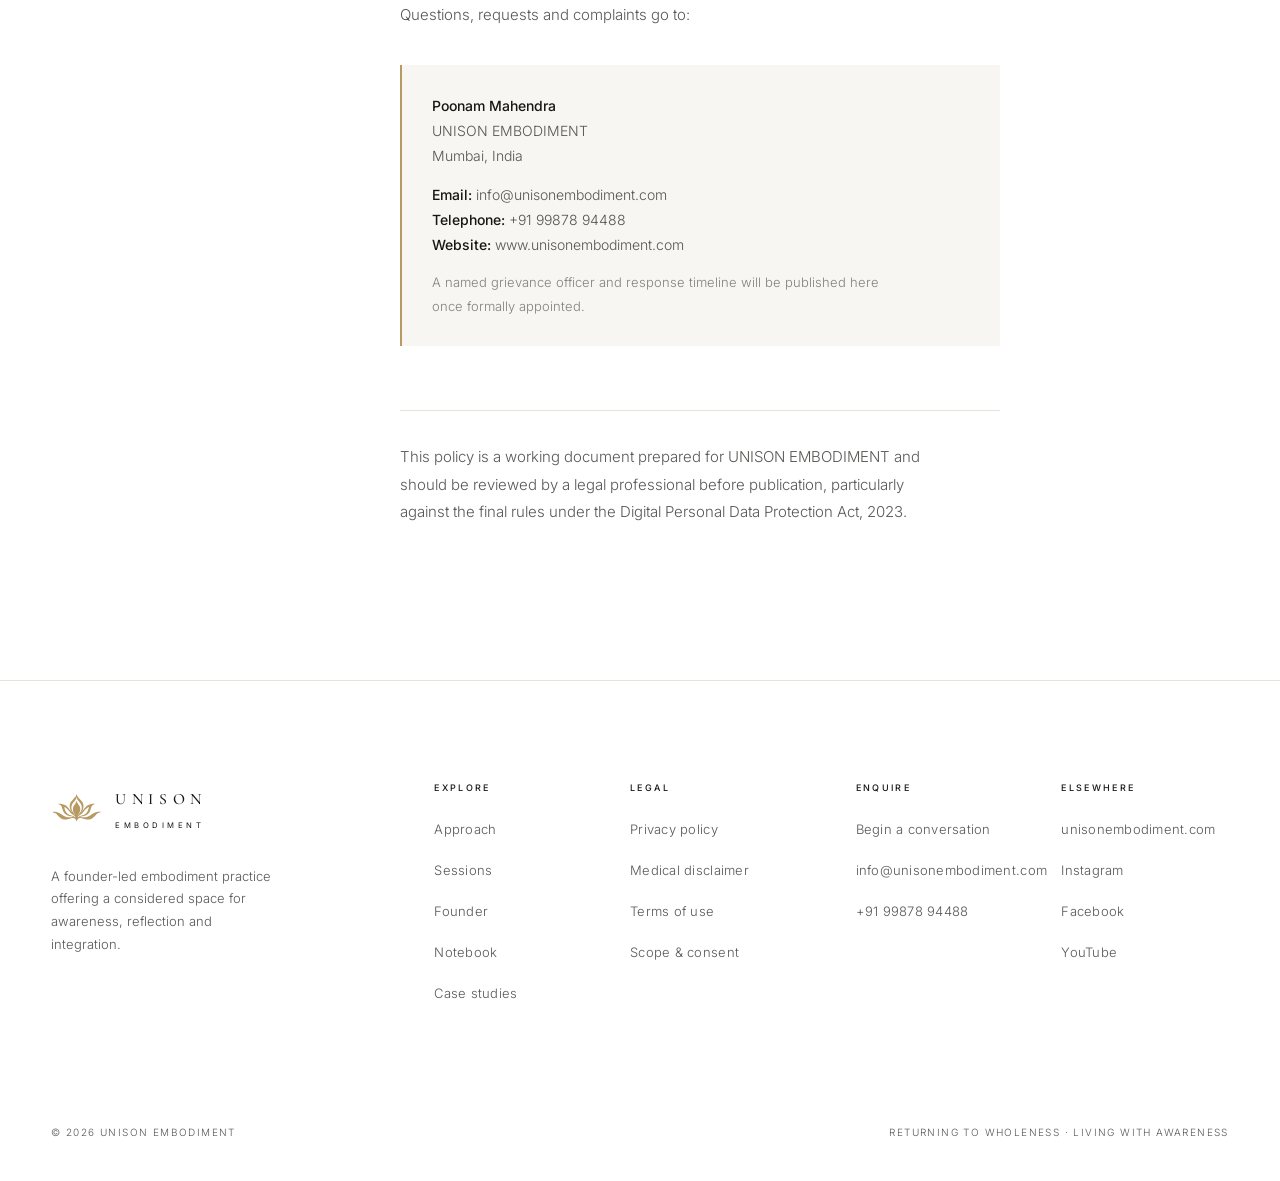
<file: privacy.html>
<!DOCTYPE html>
<html lang="en" class="no-js">
<head>
<meta charset="UTF-8">
<meta name="viewport" content="width=device-width, initial-scale=1.0">
<meta name="theme-color" content="#FFFFFF">
<title>Privacy Policy — UNISON EMBODIMENT</title>
<meta name="description" content="How UNISON EMBODIMENT collects, uses, stores and protects personal information.">
<link rel="preconnect" href="https://fonts.googleapis.com">
<link rel="preconnect" href="https://fonts.gstatic.com" crossorigin>
<link href="https://fonts.googleapis.com/css2?family=Cormorant+Garamond:ital,wght@0,300;0,400;0,500;1,300;1,400&family=Inter:wght@300;400;500&display=swap" rel="stylesheet">
<link rel="stylesheet" href="css/styles.css">
<link rel="icon" href="favicon.svg" type="image/svg+xml">
<link rel="icon" href="favicon-32.png" sizes="32x32" type="image/png">
<link rel="apple-touch-icon" href="favicon-180.png">
<meta property="og:site_name" content="UNISON EMBODIMENT">
<meta property="og:type" content="website">
<meta property="og:title" content="Privacy Policy — UNISON EMBODIMENT">
<meta property="og:description" content="How UNISON EMBODIMENT collects, uses, stores and protects personal information.">
<meta property="og:url" content="https://www.unisonembodiment.com/privacy.html">
<meta property="og:image" content="https://www.unisonembodiment.com/images/og-unison.jpg">
<meta property="og:image:width" content="1200">
<meta property="og:image:height" content="630">
<meta name="twitter:card" content="summary_large_image">
<meta name="twitter:title" content="Privacy Policy — UNISON EMBODIMENT">
<meta name="twitter:description" content="How UNISON EMBODIMENT collects, uses, stores and protects personal information.">
<meta name="twitter:image" content="https://www.unisonembodiment.com/images/og-unison.jpg">
<link rel="canonical" href="https://www.unisonembodiment.com/privacy.html">
</head>
<body>

<a class="skip" href="#main">Skip to content</a>

<header class="nav">
  <div class="wrap nav__inner">
    <a href="index.html" class="brand" aria-label="UNISON EMBODIMENT — home">
      <svg class="brand__mark" viewBox="0 0 120 70" aria-hidden="true"><path fill="currentColor" fill-rule="evenodd" d="M89.12 32.74 C89.12 32.74 87.93 37.26 87.38 38.91 C86.83 40.56 86.75 41.13 85.82 42.62 C84.90 44.12 83.34 46.43 81.81 47.90 C80.28 49.36 79.13 50.36 76.66 51.43 C74.18 52.50 69.35 53.29 66.95 54.31 C64.55 55.33 62.28 57.54 62.28 57.54 C62.28 57.54 62.58 56.62 63.00 56.05 C63.42 55.47 63.45 55.20 64.79 54.07 C66.14 52.94 69.52 50.59 71.08 49.27 C72.65 47.96 72.50 48.05 74.20 46.16 C75.90 44.27 79.28 39.97 81.27 37.95 C83.26 35.93 84.82 34.92 86.12 34.06 C87.43 33.19 89.12 32.74 89.12 32.74 Z M30.88 32.74 C30.88 32.74 32.57 33.19 33.88 34.06 C35.18 34.92 36.74 35.93 38.73 37.95 C40.72 39.97 44.10 44.27 45.80 46.16 C47.50 48.05 47.35 47.96 48.92 49.27 C50.48 50.59 53.86 52.94 55.21 54.07 C56.55 55.20 56.58 55.47 57.00 56.05 C57.42 56.62 57.72 57.54 57.72 57.54 C57.72 57.54 55.45 55.33 53.05 54.31 C50.65 53.29 45.82 52.50 43.34 51.43 C40.87 50.36 39.72 49.36 38.19 47.90 C36.66 46.43 35.09 44.09 34.18 42.62 C33.26 41.16 33.23 40.74 32.68 39.09 C32.13 37.44 30.88 32.74 30.88 32.74 Z M60.00 10.03 C60.00 10.03 60.89 12.64 61.44 13.80 C61.99 14.97 62.07 15.36 63.30 17.04 C64.52 18.72 67.60 22.25 68.81 23.87 C70.02 25.49 70.08 25.78 70.55 26.75 C71.01 27.71 71.35 28.66 71.62 29.68 C71.89 30.70 72.12 31.55 72.16 32.86 C72.20 34.17 72.17 35.99 71.86 37.53 C71.55 39.07 71.03 40.49 70.31 42.08 C69.58 43.68 68.24 45.93 67.49 47.12 C66.74 48.31 66.07 48.74 65.81 49.21 C65.55 49.69 65.93 49.99 65.93 49.99 C65.93 49.99 62.82 52.75 62.82 52.75 C62.82 52.75 62.35 52.90 62.82 52.09 C63.29 51.28 64.82 49.29 65.63 47.90 C66.44 46.50 67.20 44.95 67.67 43.70 C68.14 42.45 68.31 41.58 68.45 40.41 C68.59 39.24 68.74 38.23 68.51 36.69 C68.28 35.15 68.16 33.43 67.07 31.18 C65.98 28.93 63.14 25.34 61.98 23.21 C60.82 21.08 60.12 18.42 60.12 18.42 C60.12 18.42 59.22 21.08 58.02 23.21 C56.82 25.34 54.02 28.93 52.93 31.18 C51.84 33.43 51.72 35.15 51.49 36.69 C51.26 38.23 51.41 39.24 51.55 40.41 C51.69 41.58 52.02 42.73 52.33 43.70 C52.64 44.67 52.56 44.73 53.41 46.22 C54.26 47.71 57.42 52.63 57.42 52.63 C57.42 52.63 54.07 49.99 54.07 49.99 C54.07 49.99 54.80 50.29 54.19 49.21 C53.58 48.14 51.34 45.14 50.41 43.52 C49.48 41.90 49.05 40.97 48.62 39.51 C48.19 38.05 47.92 36.23 47.84 34.77 C47.76 33.32 47.88 32.08 48.14 30.76 C48.40 29.44 48.89 28.01 49.39 26.87 C49.90 25.72 49.97 25.51 51.19 23.87 C52.41 22.23 55.48 18.72 56.70 17.04 C57.93 15.36 58.01 14.97 58.56 13.80 C59.11 12.64 60.00 10.03 60.00 10.03 Z M2.00 44.72 C2.00 44.72 5.65 45.56 7.03 46.04 C8.41 46.52 9.21 46.95 10.27 47.60 C11.33 48.25 11.63 48.26 13.38 49.93 C15.14 51.61 18.73 55.84 20.81 57.66 C22.90 59.49 24.31 60.16 25.91 60.90 C27.50 61.64 28.97 61.87 30.40 62.10 C31.83 62.33 33.02 62.38 34.48 62.28 C35.93 62.18 36.91 62.06 39.15 61.50 C41.39 60.94 45.62 59.38 47.90 58.92 C50.17 58.46 51.56 58.61 52.81 58.74 C54.06 58.87 54.62 59.25 55.39 59.70 C56.16 60.15 56.79 60.63 57.42 61.44 C58.05 62.25 58.73 63.52 59.16 64.55 C59.59 65.59 60.00 67.67 60.00 67.67 C60.00 67.67 60.41 65.59 60.84 64.55 C61.27 63.52 61.95 62.25 62.58 61.44 C63.21 60.63 63.84 60.15 64.61 59.70 C65.38 59.25 65.94 58.87 67.19 58.74 C68.44 58.61 69.83 58.46 72.10 58.92 C74.38 59.38 78.61 60.94 80.85 61.50 C83.09 62.06 84.07 62.18 85.52 62.28 C86.98 62.38 88.17 62.33 89.60 62.10 C91.03 61.87 92.50 61.64 94.09 60.90 C95.69 60.16 97.10 59.49 99.19 57.66 C101.27 55.84 104.86 51.61 106.62 49.93 C108.37 48.26 108.67 48.25 109.73 47.60 C110.79 46.95 111.59 46.51 112.97 46.04 C114.35 45.57 118.00 44.78 118.00 44.78 C118.00 44.78 116.45 44.30 115.42 44.18 C114.39 44.06 113.80 43.80 111.83 44.06 C109.86 44.32 105.94 45.02 103.62 45.74 C101.30 46.46 100.45 46.91 97.93 48.38 C95.40 49.84 91.01 53.16 88.46 54.55 C85.91 55.94 84.47 56.29 82.65 56.70 C80.83 57.12 80.08 57.12 77.56 57.06 C75.03 57.00 67.49 56.35 67.49 56.35 C67.49 56.35 67.79 55.90 68.99 55.63 C70.19 55.36 72.97 55.10 74.68 54.73 C76.39 54.36 77.86 53.90 79.23 53.41 C80.61 52.92 81.72 52.51 82.95 51.79 C84.18 51.07 85.63 49.93 86.60 49.10 C87.57 48.26 88.02 47.74 88.76 46.76 C89.50 45.78 90.04 45.57 91.04 43.22 C92.04 40.88 93.87 34.87 94.75 32.68 C95.63 30.48 95.61 30.87 96.31 30.04 C97.01 29.21 97.76 28.41 98.95 27.70 C100.13 27.00 103.44 25.79 103.44 25.79 C103.44 25.79 101.48 25.44 100.14 25.43 C98.81 25.42 96.94 25.50 95.41 25.73 C93.88 25.96 92.48 26.28 90.98 26.81 C89.48 27.34 88.18 27.74 86.42 28.90 C84.67 30.06 83.07 30.93 80.43 33.76 C77.80 36.58 70.61 45.86 70.61 45.86 C70.61 45.86 73.15 42.04 73.90 40.65 C74.65 39.25 74.72 39.00 75.10 37.47 C75.48 35.94 76.06 33.21 76.18 31.48 C76.30 29.75 76.06 28.38 75.82 27.11 C75.58 25.83 75.20 24.87 74.74 23.81 C74.28 22.75 75.07 23.29 73.06 20.75 C71.05 18.22 64.74 11.26 62.70 8.59 C60.65 5.92 61.22 5.85 60.78 4.76 C60.34 3.66 60.06 2.00 60.06 2.00 C60.06 2.00 59.44 4.26 58.98 5.36 C58.52 6.45 59.31 6.02 57.30 8.59 C55.30 11.16 48.95 18.22 46.94 20.75 C44.93 23.29 45.72 22.75 45.26 23.81 C44.80 24.87 44.42 25.83 44.18 27.11 C43.94 28.38 43.70 29.75 43.82 31.48 C43.94 33.21 44.52 35.94 44.90 37.47 C45.28 39.00 45.35 39.25 46.10 40.65 C46.85 42.04 49.39 45.86 49.39 45.86 C49.39 45.86 42.20 36.58 39.57 33.76 C36.93 30.93 35.33 30.06 33.58 28.90 C31.82 27.74 30.52 27.34 29.02 26.81 C27.52 26.28 26.12 25.96 24.59 25.73 C23.06 25.50 21.19 25.42 19.86 25.43 C18.52 25.44 16.56 25.79 16.56 25.79 C16.56 25.79 19.87 27.00 21.05 27.70 C22.24 28.41 22.99 29.21 23.69 30.04 C24.39 30.87 24.37 30.48 25.25 32.68 C26.13 34.87 27.96 40.88 28.96 43.22 C29.96 45.57 30.50 45.78 31.24 46.76 C31.98 47.74 32.43 48.26 33.40 49.10 C34.37 49.93 35.82 51.07 37.05 51.79 C38.28 52.51 39.39 52.92 40.77 53.41 C42.14 53.90 43.61 54.36 45.32 54.73 C47.03 55.10 49.81 55.36 51.01 55.63 C52.21 55.90 52.51 56.35 52.51 56.35 C52.51 56.35 44.97 57.00 42.44 57.06 C39.92 57.12 39.17 57.12 37.35 56.70 C35.53 56.29 34.09 55.94 31.54 54.55 C28.99 53.16 24.60 49.84 22.07 48.38 C19.55 46.91 18.70 46.46 16.38 45.74 C14.06 45.02 10.57 44.23 8.17 44.06 C5.77 43.89 2.00 44.72 2.00 44.72 Z"/></svg>
      <span><span class="brand__text">Unison</span><span class="brand__sub">Embodiment</span></span>
    </a>
    <nav aria-label="Primary">
      <button class="nav__toggle" aria-expanded="false" aria-controls="primary-nav">
        <span class="nav__toggle-bars"><span></span><span></span><span></span></span>Menu
      </button>
      <ul class="nav__links" id="primary-nav">
        <li><a href="approach.html">Approach</a></li>
        <li><a href="sessions.html">Sessions</a></li>
        <li><a href="founder.html">Founder</a></li>
        <li><a href="journal.html">Notebook</a></li>
        <li><a href="case-studies.html">Case studies</a></li>
        <li><a href="enquire.html" class="nav__cta"><span>Enquire</span></a></li>
      </ul>
    </nav>
  </div>
</header>

<main id="main">

  <div class="legal">
    <div class="wrap">

      <div class="legal__head">
        <span class="label">Legal</span>
        <h1>Privacy<br><span class="italic">policy.</span></h1>
        <div class="legal__meta">
          <div><strong>Last updated</strong>November 2026</div>
          <div><strong>Applies to</strong>This website and all enquiries</div>
          <div><strong>Contact</strong>info@unisonembodiment.com · <a href="https://www.unisonembodiment.com">www.unisonembodiment.com</a></div>
        </div>
      </div>

      <div class="legal__grid">

        <nav class="legal__nav" aria-label="On this page">
          <span class="label">On this page</span>
          <ol>
            <li><a href="#who">Who we are</a></li>
            <li><a href="#collect">What we collect</a></li>
            <li><a href="#why">Why we collect it</a></li>
            <li><a href="#notes">Session notes</a></li>
            <li><a href="#sharing">Sharing</a></li>
            <li><a href="#security">Storage and security</a></li>
            <li><a href="#retention">How long we keep it</a></li>
            <li><a href="#rights">Your rights</a></li>
            <li><a href="#cookies">Cookies</a></li>
            <li><a href="#children">Children</a></li>
            <li><a href="#changes">Changes</a></li>
            <li><a href="#contact">Contact</a></li>
          </ol>
        </nav>

        <div class="legal__body">
          <h2 id="who">Who we are</h2>
          <p>UNISON EMBODIMENT is a founder-led embodiment practice run by Poonam Mahendra, based in Mumbai, India. For the purposes of this policy, Poonam Mahendra is the data fiduciary responsible for the personal information described here.</p>
          <p>This policy applies to information you share through this website, by email, by telephone, by WhatsApp, or in the course of a session. It does not apply to third-party websites we may link to.</p>

          <h2 id="collect">What we collect</h2>
          <p>We collect only what is needed to respond to you and to hold a session safely. That is usually:</p>
          <ul>
            <li>Your name</li>
            <li>An email address or telephone number</li>
            <li>Your time zone or city, so we can agree a time</li>
            <li>Whatever you choose to tell us about what you are seeking</li>
            <li>Session notes, if you become a client — see below</li>
          </ul>
          <p>We do not collect payment card details directly. We do not use advertising trackers, and we do not sell or rent personal information.</p>

          <h2 id="why">Why we collect it</h2>
          <p>We use your information to:</p>
          <ul>
            <li>Reply to your enquiry and answer questions about the work</li>
            <li>Arrange, reschedule or cancel a session</li>
            <li>Prepare for a session and keep a factual record afterwards</li>
            <li>Meet legal, tax and safeguarding obligations</li>
          </ul>
          <p>Our lawful basis is your consent when you contact us, and the practical steps needed to provide a service you have asked for. You can withdraw consent at any time by writing to us.</p>

          <h2 id="notes">Session notes and confidentiality</h2>
          <p>After a session, brief factual notes may be kept: what you said you wanted to explore, the themes that arose, what practices were offered, your reported experience, consent given, and any agreed next step.</p>
          <p>These notes exist for continuity of care and for professional accountability. They are not shared, sold or used for marketing. They are not shown to anyone else unless:</p>
          <ul>
            <li>You ask us to, in writing</li>
            <li>We are legally required to</li>
            <li>There is a serious and imminent risk of harm to you or to someone else</li>
            <li>We believe a child or a vulnerable adult is at risk</li>
          </ul>
          <p>In those limited cases, only what is necessary would be disclosed, and where it is safe and lawful to do so, we would tell you first.</p>

          <h2 id="sharing">Sharing</h2>
          <p>We do not share personal information with anyone except:</p>
          <ul>
            <li>A professional supervisor, where case material is discussed anonymously or with identifying details removed</li>
            <li>A payment provider, if you pay electronically — they receive only what the transaction requires</li>
            <li>A legal or safeguarding authority, in the limited circumstances described above</li>
          </ul>
          <p>Information may be stored or processed on servers outside India, depending on the tools in use. Where that happens, it is protected by the contractual terms those providers offer.</p>

          <h2 id="security">Storage and security</h2>
          <p>Enquiries are kept in a password-protected email account. Session notes are stored separately from contact details where the tools allow, on devices protected by a passcode. We do not use shared or public computers to store client information.</p>
          <p>No system is completely secure. If we become aware of a breach that could affect you, we will tell you what happened, what information was involved, and what we are doing about it.</p>

          <h2 id="retention">How long we keep it</h2>
          <table>
            <thead>
              <tr><th>Information</th><th>How long</th></tr>
            </thead>
            <tbody>
              <tr><td>Enquiries that do not become sessions</td><td>Up to 12 months</td></tr>
              <tr><td>Client contact details</td><td>Duration of the working relationship, plus 12 months</td></tr>
              <tr><td>Session notes</td><td>Duration of the working relationship, plus a period set by professional and legal requirement <span style="color:var(--ink-35);">(to be confirmed)</span></td></tr>
              <tr><td>Financial records</td><td>As required by Indian tax law</td></tr>
            </tbody>
          </table>
          <p>You can ask us to delete information sooner. Some records may need to be kept for legal reasons, and we will tell you if that applies.</p>

          <h2 id="rights">Your rights</h2>
          <p>Under the Digital Personal Data Protection Act, 2023 and applicable law, you have the right to:</p>
          <ul>
            <li>Ask what personal information we hold about you</li>
            <li>Ask for it to be corrected if it is wrong or out of date</li>
            <li>Ask for it to be erased, unless we must keep it by law</li>
            <li>Withdraw your consent at any time</li>
            <li>Ask us to stop using your information for a particular purpose</li>
            <li>Nominate someone to exercise these rights on your behalf</li>
            <li>Raise a grievance, and approach the Data Protection Board of India if you are not satisfied with our response</li>
          </ul>
          <p>To exercise any of these, write to <a href="mailto:info@unisonembodiment.com" style="border-bottom:1px solid var(--stone);">info@unisonembodiment.com</a>. We aim to respond within seven working days.</p>

          <h2 id="cookies">Cookies and third parties</h2>
          <p>This website sets no advertising or analytics cookies of its own. Fonts are loaded from Google Fonts, which may log a standard server request including your IP address. If you prefer, you can block fonts in your browser; the site will fall back to system fonts.</p>
          <p>Links to Instagram or other sites take you to third parties with their own privacy practices. We are not responsible for those.</p>

          <h2 id="children">Children</h2>
          <p>Sessions are offered to adults only. This website is not directed at children under 18, and we do not knowingly collect information from them. If you believe a child has given us personal information, write to us and we will delete it.</p>

          <h2 id="changes">Changes to this policy</h2>
          <p>If we change this policy, the date at the top of the page changes. If a change materially affects how we use information you have already given us, we will contact you directly rather than rely on a website update.</p>

          <h2 id="contact">Contact and grievances</h2>
          <p>Questions, requests and complaints go to:</p>
          <div class="callout">
            <p><strong>Poonam Mahendra</strong><br>UNISON EMBODIMENT<br>Mumbai, India</p>
            <p><strong>Email:</strong> info@unisonembodiment.com<br><strong>Telephone:</strong> +91 99878 94488<br><strong>Website:</strong> <a href="https://www.unisonembodiment.com">www.unisonembodiment.com</a></p>
            <p style="font-size:.8125rem;color:var(--ink-50);">A named grievance officer and response timeline will be published here once formally appointed.</p>
          </div>

          <div class="legal__foot">
            <p>This policy is a working document prepared for UNISON EMBODIMENT and should be reviewed by a legal professional before publication, particularly against the final rules under the Digital Personal Data Protection Act, 2023.</p>
          </div>
        </div>

      </div>
    </div>
  </div>

</main>

<footer class="footer">
  <div class="wrap">
    <div class="footer__grid">
      <div class="footer__brand">
        <a href="index.html" class="brand">
          <svg class="brand__mark" viewBox="0 0 120 70" aria-hidden="true"><path fill="currentColor" fill-rule="evenodd" d="M89.12 32.74 C89.12 32.74 87.93 37.26 87.38 38.91 C86.83 40.56 86.75 41.13 85.82 42.62 C84.90 44.12 83.34 46.43 81.81 47.90 C80.28 49.36 79.13 50.36 76.66 51.43 C74.18 52.50 69.35 53.29 66.95 54.31 C64.55 55.33 62.28 57.54 62.28 57.54 C62.28 57.54 62.58 56.62 63.00 56.05 C63.42 55.47 63.45 55.20 64.79 54.07 C66.14 52.94 69.52 50.59 71.08 49.27 C72.65 47.96 72.50 48.05 74.20 46.16 C75.90 44.27 79.28 39.97 81.27 37.95 C83.26 35.93 84.82 34.92 86.12 34.06 C87.43 33.19 89.12 32.74 89.12 32.74 Z M30.88 32.74 C30.88 32.74 32.57 33.19 33.88 34.06 C35.18 34.92 36.74 35.93 38.73 37.95 C40.72 39.97 44.10 44.27 45.80 46.16 C47.50 48.05 47.35 47.96 48.92 49.27 C50.48 50.59 53.86 52.94 55.21 54.07 C56.55 55.20 56.58 55.47 57.00 56.05 C57.42 56.62 57.72 57.54 57.72 57.54 C57.72 57.54 55.45 55.33 53.05 54.31 C50.65 53.29 45.82 52.50 43.34 51.43 C40.87 50.36 39.72 49.36 38.19 47.90 C36.66 46.43 35.09 44.09 34.18 42.62 C33.26 41.16 33.23 40.74 32.68 39.09 C32.13 37.44 30.88 32.74 30.88 32.74 Z M60.00 10.03 C60.00 10.03 60.89 12.64 61.44 13.80 C61.99 14.97 62.07 15.36 63.30 17.04 C64.52 18.72 67.60 22.25 68.81 23.87 C70.02 25.49 70.08 25.78 70.55 26.75 C71.01 27.71 71.35 28.66 71.62 29.68 C71.89 30.70 72.12 31.55 72.16 32.86 C72.20 34.17 72.17 35.99 71.86 37.53 C71.55 39.07 71.03 40.49 70.31 42.08 C69.58 43.68 68.24 45.93 67.49 47.12 C66.74 48.31 66.07 48.74 65.81 49.21 C65.55 49.69 65.93 49.99 65.93 49.99 C65.93 49.99 62.82 52.75 62.82 52.75 C62.82 52.75 62.35 52.90 62.82 52.09 C63.29 51.28 64.82 49.29 65.63 47.90 C66.44 46.50 67.20 44.95 67.67 43.70 C68.14 42.45 68.31 41.58 68.45 40.41 C68.59 39.24 68.74 38.23 68.51 36.69 C68.28 35.15 68.16 33.43 67.07 31.18 C65.98 28.93 63.14 25.34 61.98 23.21 C60.82 21.08 60.12 18.42 60.12 18.42 C60.12 18.42 59.22 21.08 58.02 23.21 C56.82 25.34 54.02 28.93 52.93 31.18 C51.84 33.43 51.72 35.15 51.49 36.69 C51.26 38.23 51.41 39.24 51.55 40.41 C51.69 41.58 52.02 42.73 52.33 43.70 C52.64 44.67 52.56 44.73 53.41 46.22 C54.26 47.71 57.42 52.63 57.42 52.63 C57.42 52.63 54.07 49.99 54.07 49.99 C54.07 49.99 54.80 50.29 54.19 49.21 C53.58 48.14 51.34 45.14 50.41 43.52 C49.48 41.90 49.05 40.97 48.62 39.51 C48.19 38.05 47.92 36.23 47.84 34.77 C47.76 33.32 47.88 32.08 48.14 30.76 C48.40 29.44 48.89 28.01 49.39 26.87 C49.90 25.72 49.97 25.51 51.19 23.87 C52.41 22.23 55.48 18.72 56.70 17.04 C57.93 15.36 58.01 14.97 58.56 13.80 C59.11 12.64 60.00 10.03 60.00 10.03 Z M2.00 44.72 C2.00 44.72 5.65 45.56 7.03 46.04 C8.41 46.52 9.21 46.95 10.27 47.60 C11.33 48.25 11.63 48.26 13.38 49.93 C15.14 51.61 18.73 55.84 20.81 57.66 C22.90 59.49 24.31 60.16 25.91 60.90 C27.50 61.64 28.97 61.87 30.40 62.10 C31.83 62.33 33.02 62.38 34.48 62.28 C35.93 62.18 36.91 62.06 39.15 61.50 C41.39 60.94 45.62 59.38 47.90 58.92 C50.17 58.46 51.56 58.61 52.81 58.74 C54.06 58.87 54.62 59.25 55.39 59.70 C56.16 60.15 56.79 60.63 57.42 61.44 C58.05 62.25 58.73 63.52 59.16 64.55 C59.59 65.59 60.00 67.67 60.00 67.67 C60.00 67.67 60.41 65.59 60.84 64.55 C61.27 63.52 61.95 62.25 62.58 61.44 C63.21 60.63 63.84 60.15 64.61 59.70 C65.38 59.25 65.94 58.87 67.19 58.74 C68.44 58.61 69.83 58.46 72.10 58.92 C74.38 59.38 78.61 60.94 80.85 61.50 C83.09 62.06 84.07 62.18 85.52 62.28 C86.98 62.38 88.17 62.33 89.60 62.10 C91.03 61.87 92.50 61.64 94.09 60.90 C95.69 60.16 97.10 59.49 99.19 57.66 C101.27 55.84 104.86 51.61 106.62 49.93 C108.37 48.26 108.67 48.25 109.73 47.60 C110.79 46.95 111.59 46.51 112.97 46.04 C114.35 45.57 118.00 44.78 118.00 44.78 C118.00 44.78 116.45 44.30 115.42 44.18 C114.39 44.06 113.80 43.80 111.83 44.06 C109.86 44.32 105.94 45.02 103.62 45.74 C101.30 46.46 100.45 46.91 97.93 48.38 C95.40 49.84 91.01 53.16 88.46 54.55 C85.91 55.94 84.47 56.29 82.65 56.70 C80.83 57.12 80.08 57.12 77.56 57.06 C75.03 57.00 67.49 56.35 67.49 56.35 C67.49 56.35 67.79 55.90 68.99 55.63 C70.19 55.36 72.97 55.10 74.68 54.73 C76.39 54.36 77.86 53.90 79.23 53.41 C80.61 52.92 81.72 52.51 82.95 51.79 C84.18 51.07 85.63 49.93 86.60 49.10 C87.57 48.26 88.02 47.74 88.76 46.76 C89.50 45.78 90.04 45.57 91.04 43.22 C92.04 40.88 93.87 34.87 94.75 32.68 C95.63 30.48 95.61 30.87 96.31 30.04 C97.01 29.21 97.76 28.41 98.95 27.70 C100.13 27.00 103.44 25.79 103.44 25.79 C103.44 25.79 101.48 25.44 100.14 25.43 C98.81 25.42 96.94 25.50 95.41 25.73 C93.88 25.96 92.48 26.28 90.98 26.81 C89.48 27.34 88.18 27.74 86.42 28.90 C84.67 30.06 83.07 30.93 80.43 33.76 C77.80 36.58 70.61 45.86 70.61 45.86 C70.61 45.86 73.15 42.04 73.90 40.65 C74.65 39.25 74.72 39.00 75.10 37.47 C75.48 35.94 76.06 33.21 76.18 31.48 C76.30 29.75 76.06 28.38 75.82 27.11 C75.58 25.83 75.20 24.87 74.74 23.81 C74.28 22.75 75.07 23.29 73.06 20.75 C71.05 18.22 64.74 11.26 62.70 8.59 C60.65 5.92 61.22 5.85 60.78 4.76 C60.34 3.66 60.06 2.00 60.06 2.00 C60.06 2.00 59.44 4.26 58.98 5.36 C58.52 6.45 59.31 6.02 57.30 8.59 C55.30 11.16 48.95 18.22 46.94 20.75 C44.93 23.29 45.72 22.75 45.26 23.81 C44.80 24.87 44.42 25.83 44.18 27.11 C43.94 28.38 43.70 29.75 43.82 31.48 C43.94 33.21 44.52 35.94 44.90 37.47 C45.28 39.00 45.35 39.25 46.10 40.65 C46.85 42.04 49.39 45.86 49.39 45.86 C49.39 45.86 42.20 36.58 39.57 33.76 C36.93 30.93 35.33 30.06 33.58 28.90 C31.82 27.74 30.52 27.34 29.02 26.81 C27.52 26.28 26.12 25.96 24.59 25.73 C23.06 25.50 21.19 25.42 19.86 25.43 C18.52 25.44 16.56 25.79 16.56 25.79 C16.56 25.79 19.87 27.00 21.05 27.70 C22.24 28.41 22.99 29.21 23.69 30.04 C24.39 30.87 24.37 30.48 25.25 32.68 C26.13 34.87 27.96 40.88 28.96 43.22 C29.96 45.57 30.50 45.78 31.24 46.76 C31.98 47.74 32.43 48.26 33.40 49.10 C34.37 49.93 35.82 51.07 37.05 51.79 C38.28 52.51 39.39 52.92 40.77 53.41 C42.14 53.90 43.61 54.36 45.32 54.73 C47.03 55.10 49.81 55.36 51.01 55.63 C52.21 55.90 52.51 56.35 52.51 56.35 C52.51 56.35 44.97 57.00 42.44 57.06 C39.92 57.12 39.17 57.12 37.35 56.70 C35.53 56.29 34.09 55.94 31.54 54.55 C28.99 53.16 24.60 49.84 22.07 48.38 C19.55 46.91 18.70 46.46 16.38 45.74 C14.06 45.02 10.57 44.23 8.17 44.06 C5.77 43.89 2.00 44.72 2.00 44.72 Z"/></svg>
          <span><span class="brand__text">Unison</span><span class="brand__sub">Embodiment</span></span>
        </a>
        <p>A founder-led embodiment practice offering a considered space for awareness, reflection and integration.</p>
      </div>
      <div><h4>Explore</h4><ul><li><a href="approach.html">Approach</a></li><li><a href="sessions.html">Sessions</a></li><li><a href="founder.html">Founder</a></li><li><a href="journal.html">Notebook</a></li><li><a href="case-studies.html">Case studies</a></li></ul></div>
      <div><h4>Legal</h4><ul><li><a href="privacy.html">Privacy policy</a></li><li><a href="disclaimer.html">Medical disclaimer</a></li><li><a href="terms.html">Terms of use</a></li><li><a href="consent.html">Scope &amp; consent</a></li></ul></div>
      <div><h4>Enquire</h4><ul><li><a href="enquire.html">Begin a conversation</a></li><li><a href="mailto:info@unisonembodiment.com">info@unisonembodiment.com</a></li><li><a href="tel:+919987894488">+91 99878 94488</a></li></ul></div>
<div><h4>Elsewhere</h4><ul><li><a href="https://www.unisonembodiment.com" target="_blank" rel="noopener">unisonembodiment.com</a></li><li><a href="https://www.instagram.com/unison.embodiment" target="_blank" rel="noopener">Instagram</a></li><li><a href="https://www.facebook.com/unisonembodiment" target="_blank" rel="noopener">Facebook</a></li><li><a href="https://www.youtube.com/@unisonembodiment" target="_blank" rel="noopener">YouTube</a></li></ul></div>
    </div>
    <div class="footer__base">
      <span>© <span data-year>2026</span> UNISON EMBODIMENT</span>
      <span>Returning to wholeness · Living with awareness</span>
    </div>
  </div>
</footer>

<script src="js/main.js"></script>
</body>
</html>
</file>
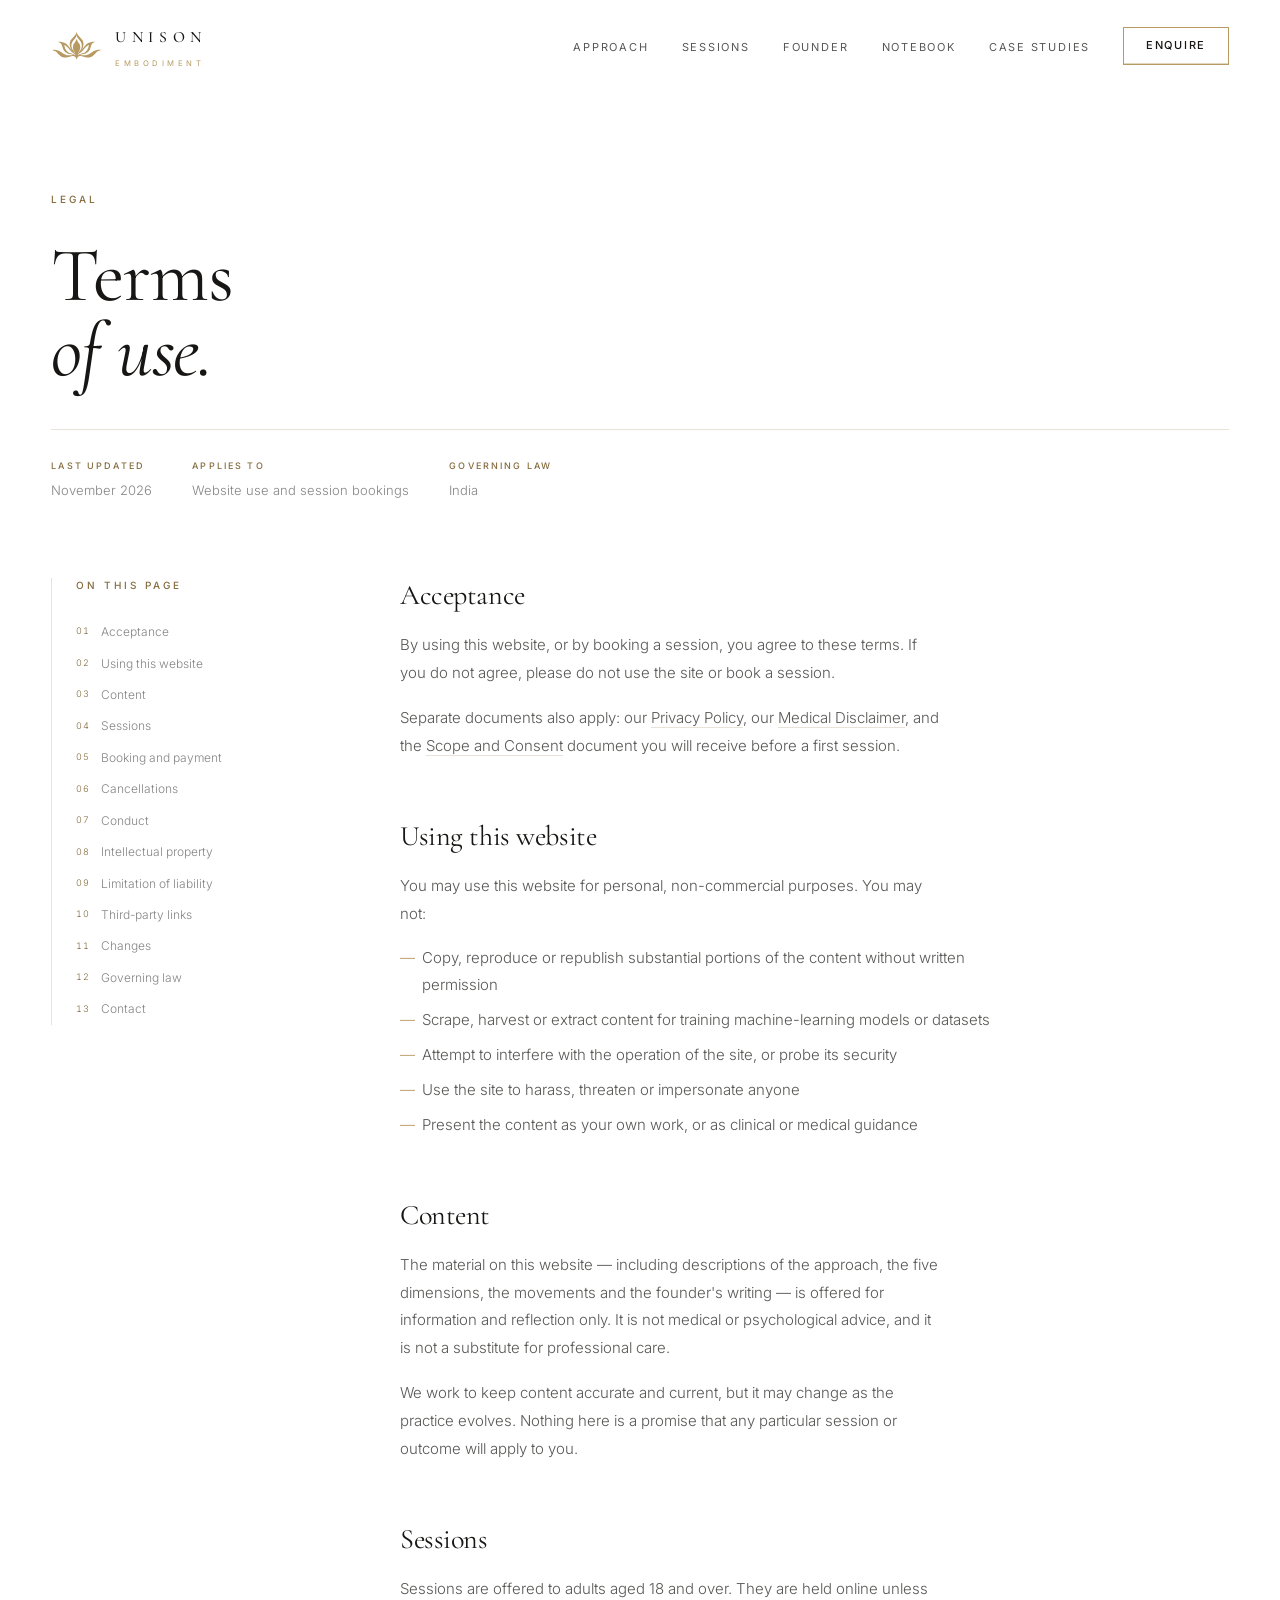
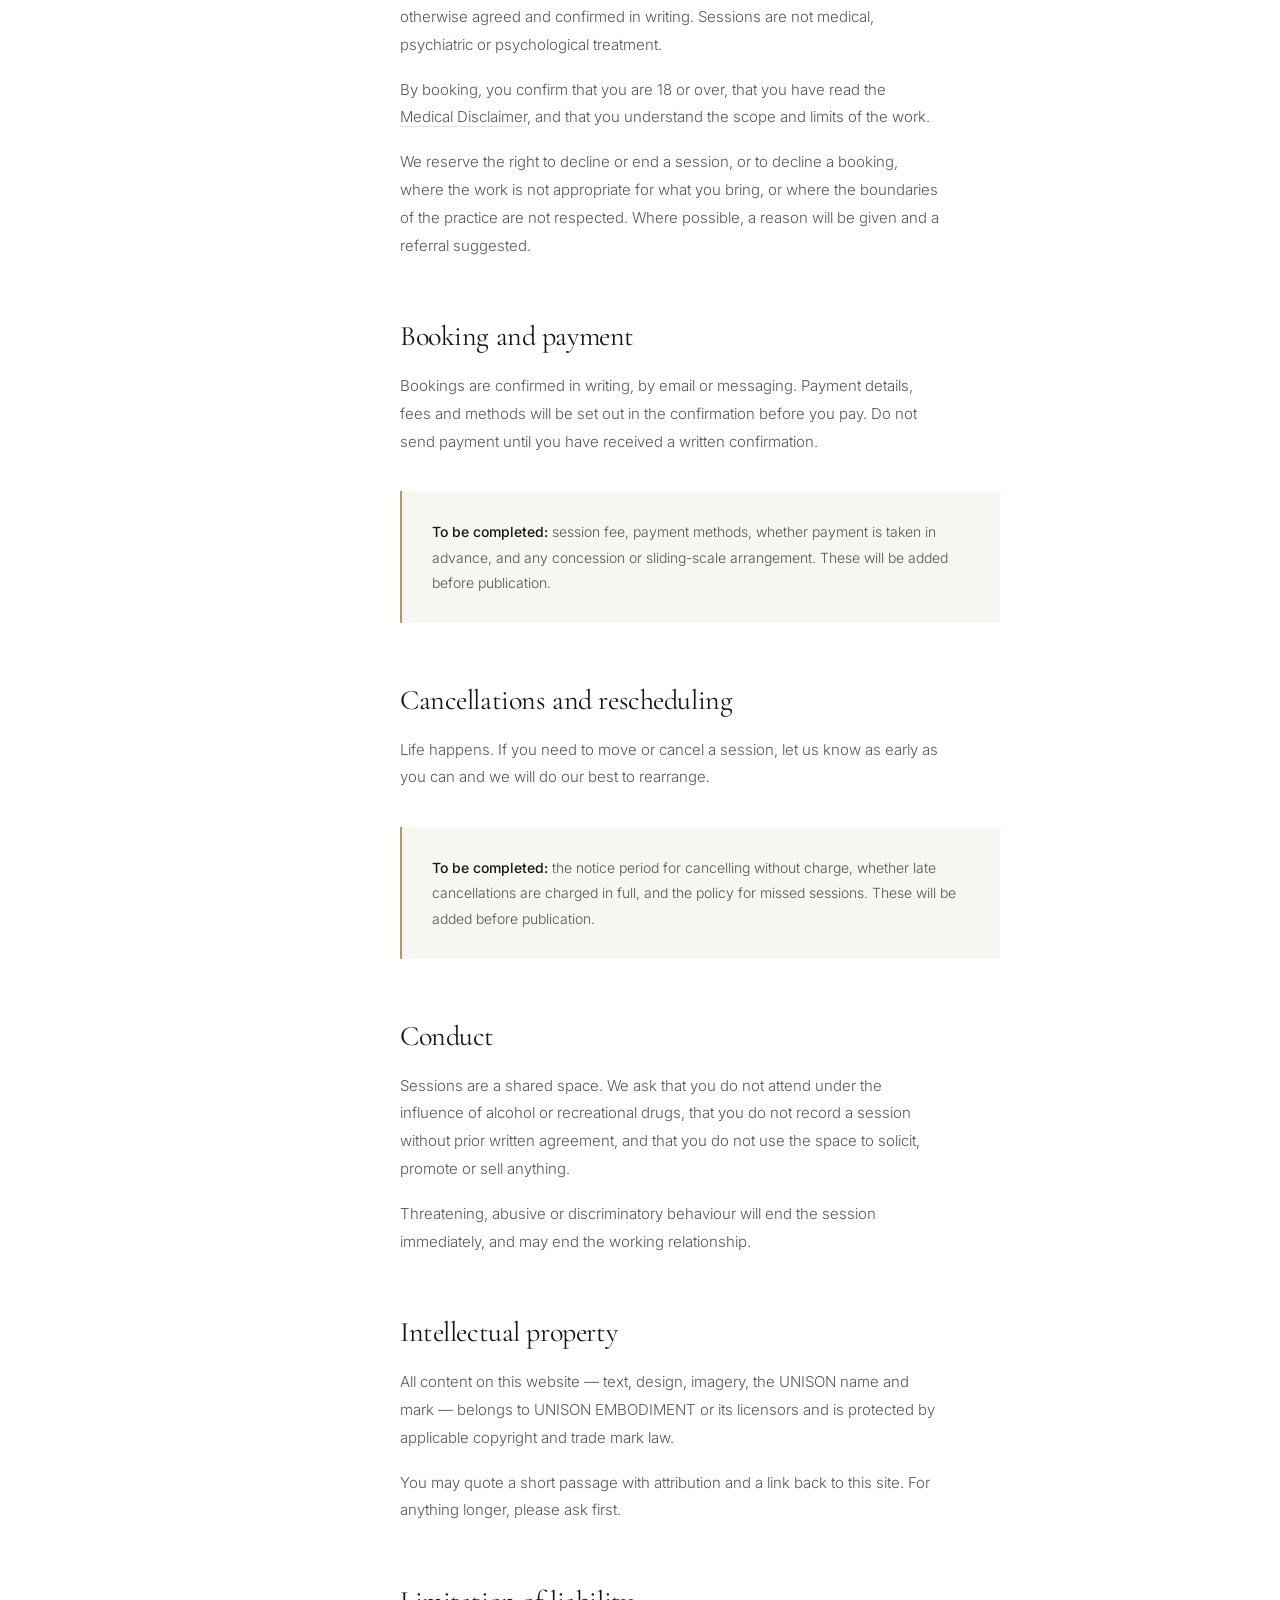
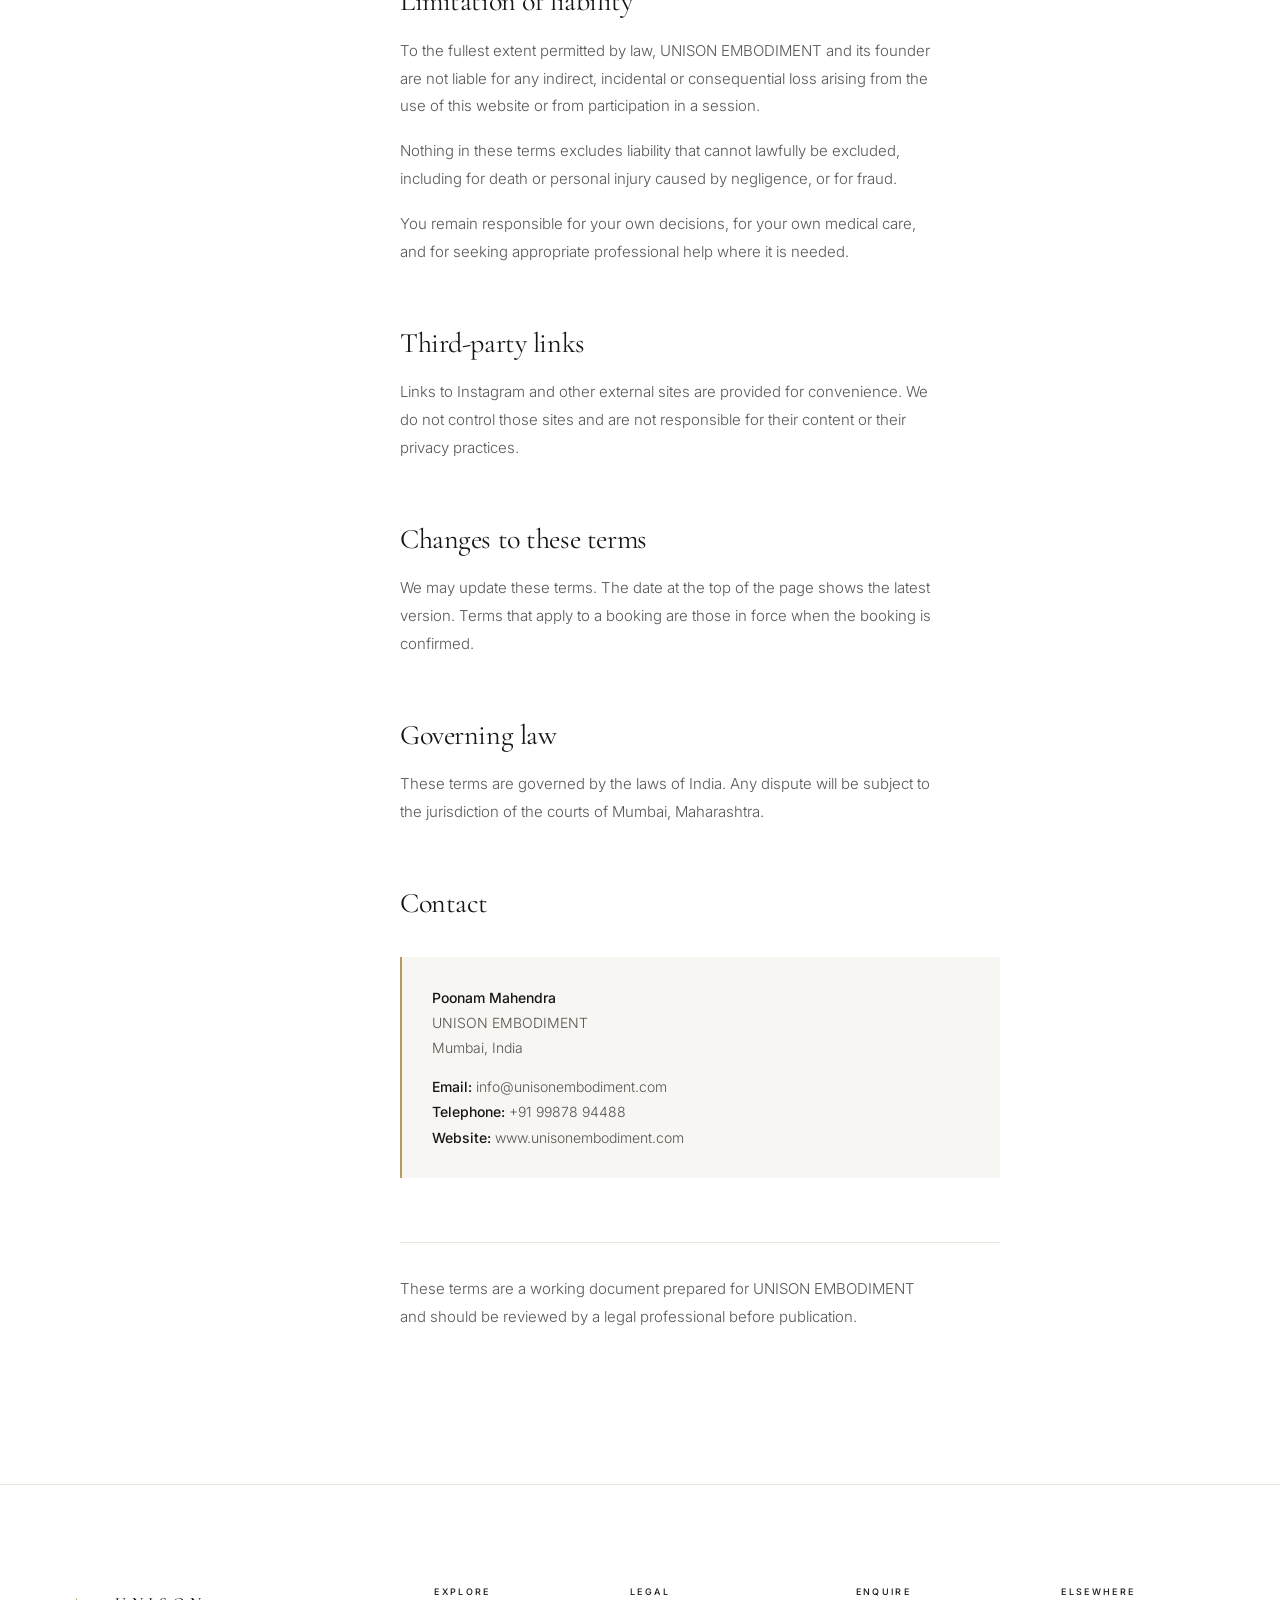
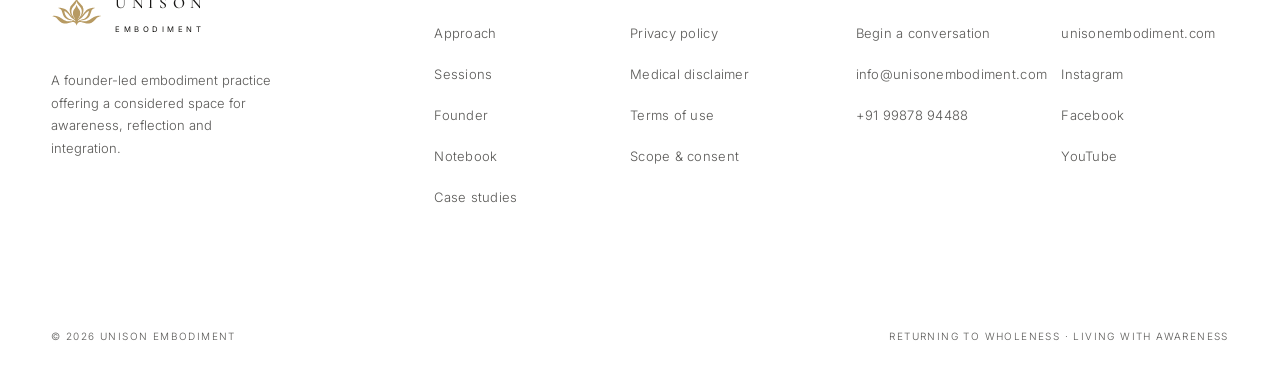
<file: terms.html>
<!DOCTYPE html>
<html lang="en" class="no-js">
<head>
<meta charset="UTF-8">
<meta name="viewport" content="width=device-width, initial-scale=1.0">
<meta name="theme-color" content="#FFFFFF">
<title>Terms of Use — UNISON EMBODIMENT</title>
<meta name="description" content="Terms of use for the UNISON EMBODIMENT website and sessions.">
<link rel="preconnect" href="https://fonts.googleapis.com">
<link rel="preconnect" href="https://fonts.gstatic.com" crossorigin>
<link href="https://fonts.googleapis.com/css2?family=Cormorant+Garamond:ital,wght@0,300;0,400;0,500;1,300;1,400&family=Inter:wght@300;400;500&display=swap" rel="stylesheet">
<link rel="stylesheet" href="css/styles.css">
<link rel="icon" href="favicon.svg" type="image/svg+xml">
<link rel="icon" href="favicon-32.png" sizes="32x32" type="image/png">
<link rel="apple-touch-icon" href="favicon-180.png">
<meta property="og:site_name" content="UNISON EMBODIMENT">
<meta property="og:type" content="website">
<meta property="og:title" content="Terms of Use — UNISON EMBODIMENT">
<meta property="og:description" content="Terms of use for the UNISON EMBODIMENT website and sessions.">
<meta property="og:url" content="https://www.unisonembodiment.com/terms.html">
<meta property="og:image" content="https://www.unisonembodiment.com/images/og-unison.jpg">
<meta property="og:image:width" content="1200">
<meta property="og:image:height" content="630">
<meta name="twitter:card" content="summary_large_image">
<meta name="twitter:title" content="Terms of Use — UNISON EMBODIMENT">
<meta name="twitter:description" content="Terms of use for the UNISON EMBODIMENT website and sessions.">
<meta name="twitter:image" content="https://www.unisonembodiment.com/images/og-unison.jpg">
<link rel="canonical" href="https://www.unisonembodiment.com/terms.html">
</head>
<body>

<a class="skip" href="#main">Skip to content</a>

<header class="nav">
  <div class="wrap nav__inner">
    <a href="index.html" class="brand" aria-label="UNISON EMBODIMENT — home">
      <svg class="brand__mark" viewBox="0 0 120 70" aria-hidden="true"><path fill="currentColor" fill-rule="evenodd" d="M89.12 32.74 C89.12 32.74 87.93 37.26 87.38 38.91 C86.83 40.56 86.75 41.13 85.82 42.62 C84.90 44.12 83.34 46.43 81.81 47.90 C80.28 49.36 79.13 50.36 76.66 51.43 C74.18 52.50 69.35 53.29 66.95 54.31 C64.55 55.33 62.28 57.54 62.28 57.54 C62.28 57.54 62.58 56.62 63.00 56.05 C63.42 55.47 63.45 55.20 64.79 54.07 C66.14 52.94 69.52 50.59 71.08 49.27 C72.65 47.96 72.50 48.05 74.20 46.16 C75.90 44.27 79.28 39.97 81.27 37.95 C83.26 35.93 84.82 34.92 86.12 34.06 C87.43 33.19 89.12 32.74 89.12 32.74 Z M30.88 32.74 C30.88 32.74 32.57 33.19 33.88 34.06 C35.18 34.92 36.74 35.93 38.73 37.95 C40.72 39.97 44.10 44.27 45.80 46.16 C47.50 48.05 47.35 47.96 48.92 49.27 C50.48 50.59 53.86 52.94 55.21 54.07 C56.55 55.20 56.58 55.47 57.00 56.05 C57.42 56.62 57.72 57.54 57.72 57.54 C57.72 57.54 55.45 55.33 53.05 54.31 C50.65 53.29 45.82 52.50 43.34 51.43 C40.87 50.36 39.72 49.36 38.19 47.90 C36.66 46.43 35.09 44.09 34.18 42.62 C33.26 41.16 33.23 40.74 32.68 39.09 C32.13 37.44 30.88 32.74 30.88 32.74 Z M60.00 10.03 C60.00 10.03 60.89 12.64 61.44 13.80 C61.99 14.97 62.07 15.36 63.30 17.04 C64.52 18.72 67.60 22.25 68.81 23.87 C70.02 25.49 70.08 25.78 70.55 26.75 C71.01 27.71 71.35 28.66 71.62 29.68 C71.89 30.70 72.12 31.55 72.16 32.86 C72.20 34.17 72.17 35.99 71.86 37.53 C71.55 39.07 71.03 40.49 70.31 42.08 C69.58 43.68 68.24 45.93 67.49 47.12 C66.74 48.31 66.07 48.74 65.81 49.21 C65.55 49.69 65.93 49.99 65.93 49.99 C65.93 49.99 62.82 52.75 62.82 52.75 C62.82 52.75 62.35 52.90 62.82 52.09 C63.29 51.28 64.82 49.29 65.63 47.90 C66.44 46.50 67.20 44.95 67.67 43.70 C68.14 42.45 68.31 41.58 68.45 40.41 C68.59 39.24 68.74 38.23 68.51 36.69 C68.28 35.15 68.16 33.43 67.07 31.18 C65.98 28.93 63.14 25.34 61.98 23.21 C60.82 21.08 60.12 18.42 60.12 18.42 C60.12 18.42 59.22 21.08 58.02 23.21 C56.82 25.34 54.02 28.93 52.93 31.18 C51.84 33.43 51.72 35.15 51.49 36.69 C51.26 38.23 51.41 39.24 51.55 40.41 C51.69 41.58 52.02 42.73 52.33 43.70 C52.64 44.67 52.56 44.73 53.41 46.22 C54.26 47.71 57.42 52.63 57.42 52.63 C57.42 52.63 54.07 49.99 54.07 49.99 C54.07 49.99 54.80 50.29 54.19 49.21 C53.58 48.14 51.34 45.14 50.41 43.52 C49.48 41.90 49.05 40.97 48.62 39.51 C48.19 38.05 47.92 36.23 47.84 34.77 C47.76 33.32 47.88 32.08 48.14 30.76 C48.40 29.44 48.89 28.01 49.39 26.87 C49.90 25.72 49.97 25.51 51.19 23.87 C52.41 22.23 55.48 18.72 56.70 17.04 C57.93 15.36 58.01 14.97 58.56 13.80 C59.11 12.64 60.00 10.03 60.00 10.03 Z M2.00 44.72 C2.00 44.72 5.65 45.56 7.03 46.04 C8.41 46.52 9.21 46.95 10.27 47.60 C11.33 48.25 11.63 48.26 13.38 49.93 C15.14 51.61 18.73 55.84 20.81 57.66 C22.90 59.49 24.31 60.16 25.91 60.90 C27.50 61.64 28.97 61.87 30.40 62.10 C31.83 62.33 33.02 62.38 34.48 62.28 C35.93 62.18 36.91 62.06 39.15 61.50 C41.39 60.94 45.62 59.38 47.90 58.92 C50.17 58.46 51.56 58.61 52.81 58.74 C54.06 58.87 54.62 59.25 55.39 59.70 C56.16 60.15 56.79 60.63 57.42 61.44 C58.05 62.25 58.73 63.52 59.16 64.55 C59.59 65.59 60.00 67.67 60.00 67.67 C60.00 67.67 60.41 65.59 60.84 64.55 C61.27 63.52 61.95 62.25 62.58 61.44 C63.21 60.63 63.84 60.15 64.61 59.70 C65.38 59.25 65.94 58.87 67.19 58.74 C68.44 58.61 69.83 58.46 72.10 58.92 C74.38 59.38 78.61 60.94 80.85 61.50 C83.09 62.06 84.07 62.18 85.52 62.28 C86.98 62.38 88.17 62.33 89.60 62.10 C91.03 61.87 92.50 61.64 94.09 60.90 C95.69 60.16 97.10 59.49 99.19 57.66 C101.27 55.84 104.86 51.61 106.62 49.93 C108.37 48.26 108.67 48.25 109.73 47.60 C110.79 46.95 111.59 46.51 112.97 46.04 C114.35 45.57 118.00 44.78 118.00 44.78 C118.00 44.78 116.45 44.30 115.42 44.18 C114.39 44.06 113.80 43.80 111.83 44.06 C109.86 44.32 105.94 45.02 103.62 45.74 C101.30 46.46 100.45 46.91 97.93 48.38 C95.40 49.84 91.01 53.16 88.46 54.55 C85.91 55.94 84.47 56.29 82.65 56.70 C80.83 57.12 80.08 57.12 77.56 57.06 C75.03 57.00 67.49 56.35 67.49 56.35 C67.49 56.35 67.79 55.90 68.99 55.63 C70.19 55.36 72.97 55.10 74.68 54.73 C76.39 54.36 77.86 53.90 79.23 53.41 C80.61 52.92 81.72 52.51 82.95 51.79 C84.18 51.07 85.63 49.93 86.60 49.10 C87.57 48.26 88.02 47.74 88.76 46.76 C89.50 45.78 90.04 45.57 91.04 43.22 C92.04 40.88 93.87 34.87 94.75 32.68 C95.63 30.48 95.61 30.87 96.31 30.04 C97.01 29.21 97.76 28.41 98.95 27.70 C100.13 27.00 103.44 25.79 103.44 25.79 C103.44 25.79 101.48 25.44 100.14 25.43 C98.81 25.42 96.94 25.50 95.41 25.73 C93.88 25.96 92.48 26.28 90.98 26.81 C89.48 27.34 88.18 27.74 86.42 28.90 C84.67 30.06 83.07 30.93 80.43 33.76 C77.80 36.58 70.61 45.86 70.61 45.86 C70.61 45.86 73.15 42.04 73.90 40.65 C74.65 39.25 74.72 39.00 75.10 37.47 C75.48 35.94 76.06 33.21 76.18 31.48 C76.30 29.75 76.06 28.38 75.82 27.11 C75.58 25.83 75.20 24.87 74.74 23.81 C74.28 22.75 75.07 23.29 73.06 20.75 C71.05 18.22 64.74 11.26 62.70 8.59 C60.65 5.92 61.22 5.85 60.78 4.76 C60.34 3.66 60.06 2.00 60.06 2.00 C60.06 2.00 59.44 4.26 58.98 5.36 C58.52 6.45 59.31 6.02 57.30 8.59 C55.30 11.16 48.95 18.22 46.94 20.75 C44.93 23.29 45.72 22.75 45.26 23.81 C44.80 24.87 44.42 25.83 44.18 27.11 C43.94 28.38 43.70 29.75 43.82 31.48 C43.94 33.21 44.52 35.94 44.90 37.47 C45.28 39.00 45.35 39.25 46.10 40.65 C46.85 42.04 49.39 45.86 49.39 45.86 C49.39 45.86 42.20 36.58 39.57 33.76 C36.93 30.93 35.33 30.06 33.58 28.90 C31.82 27.74 30.52 27.34 29.02 26.81 C27.52 26.28 26.12 25.96 24.59 25.73 C23.06 25.50 21.19 25.42 19.86 25.43 C18.52 25.44 16.56 25.79 16.56 25.79 C16.56 25.79 19.87 27.00 21.05 27.70 C22.24 28.41 22.99 29.21 23.69 30.04 C24.39 30.87 24.37 30.48 25.25 32.68 C26.13 34.87 27.96 40.88 28.96 43.22 C29.96 45.57 30.50 45.78 31.24 46.76 C31.98 47.74 32.43 48.26 33.40 49.10 C34.37 49.93 35.82 51.07 37.05 51.79 C38.28 52.51 39.39 52.92 40.77 53.41 C42.14 53.90 43.61 54.36 45.32 54.73 C47.03 55.10 49.81 55.36 51.01 55.63 C52.21 55.90 52.51 56.35 52.51 56.35 C52.51 56.35 44.97 57.00 42.44 57.06 C39.92 57.12 39.17 57.12 37.35 56.70 C35.53 56.29 34.09 55.94 31.54 54.55 C28.99 53.16 24.60 49.84 22.07 48.38 C19.55 46.91 18.70 46.46 16.38 45.74 C14.06 45.02 10.57 44.23 8.17 44.06 C5.77 43.89 2.00 44.72 2.00 44.72 Z"/></svg>
      <span><span class="brand__text">Unison</span><span class="brand__sub">Embodiment</span></span>
    </a>
    <nav aria-label="Primary">
      <button class="nav__toggle" aria-expanded="false" aria-controls="primary-nav">
        <span class="nav__toggle-bars"><span></span><span></span><span></span></span>Menu
      </button>
      <ul class="nav__links" id="primary-nav">
        <li><a href="approach.html">Approach</a></li>
        <li><a href="sessions.html">Sessions</a></li>
        <li><a href="founder.html">Founder</a></li>
        <li><a href="journal.html">Notebook</a></li>
        <li><a href="case-studies.html">Case studies</a></li>
        <li><a href="enquire.html" class="nav__cta"><span>Enquire</span></a></li>
      </ul>
    </nav>
  </div>
</header>

<main id="main">

  <div class="legal">
    <div class="wrap">

      <div class="legal__head">
        <span class="label">Legal</span>
        <h1>Terms<br><span class="italic">of use.</span></h1>
        <div class="legal__meta">
          <div><strong>Last updated</strong>November 2026</div>
          <div><strong>Applies to</strong>Website use and session bookings</div>
          <div><strong>Governing law</strong>India</div>
        </div>
      </div>

      <div class="legal__grid">

        <nav class="legal__nav" aria-label="On this page">
          <span class="label">On this page</span>
          <ol>
            <li><a href="#accept">Acceptance</a></li>
            <li><a href="#website">Using this website</a></li>
            <li><a href="#content">Content</a></li>
            <li><a href="#sessions">Sessions</a></li>
            <li><a href="#booking">Booking and payment</a></li>
            <li><a href="#cancel">Cancellations</a></li>
            <li><a href="#conduct">Conduct</a></li>
            <li><a href="#ip">Intellectual property</a></li>
            <li><a href="#liability">Limitation of liability</a></li>
            <li><a href="#links">Third-party links</a></li>
            <li><a href="#changes">Changes</a></li>
            <li><a href="#law">Governing law</a></li>
            <li><a href="#contact">Contact</a></li>
          </ol>
        </nav>

        <div class="legal__body">

          <h2 id="accept">Acceptance</h2>
          <p>By using this website, or by booking a session, you agree to these terms. If you do not agree, please do not use the site or book a session.</p>
          <p>Separate documents also apply: our <a href="privacy.html" style="border-bottom:1px solid var(--stone);">Privacy Policy</a>, our <a href="disclaimer.html" style="border-bottom:1px solid var(--stone);">Medical Disclaimer</a>, and the <a href="consent.html" style="border-bottom:1px solid var(--stone);">Scope and Consent</a> document you will receive before a first session.</p>

          <h2 id="website">Using this website</h2>
          <p>You may use this website for personal, non-commercial purposes. You may not:</p>
          <ul>
            <li>Copy, reproduce or republish substantial portions of the content without written permission</li>
            <li>Scrape, harvest or extract content for training machine-learning models or datasets</li>
            <li>Attempt to interfere with the operation of the site, or probe its security</li>
            <li>Use the site to harass, threaten or impersonate anyone</li>
            <li>Present the content as your own work, or as clinical or medical guidance</li>
          </ul>

          <h2 id="content">Content</h2>
          <p>The material on this website — including descriptions of the approach, the five dimensions, the movements and the founder's writing — is offered for information and reflection only. It is not medical or psychological advice, and it is not a substitute for professional care.</p>
          <p>We work to keep content accurate and current, but it may change as the practice evolves. Nothing here is a promise that any particular session or outcome will apply to you.</p>

          <h2 id="sessions">Sessions</h2>
          <p>Sessions are offered to adults aged 18 and over. They are held online unless otherwise agreed and confirmed in writing. Sessions are not medical, psychiatric or psychological treatment.</p>
          <p>By booking, you confirm that you are 18 or over, that you have read the <a href="disclaimer.html" style="border-bottom:1px solid var(--stone);">Medical Disclaimer</a>, and that you understand the scope and limits of the work.</p>
          <p>We reserve the right to decline or end a session, or to decline a booking, where the work is not appropriate for what you bring, or where the boundaries of the practice are not respected. Where possible, a reason will be given and a referral suggested.</p>

          <h2 id="booking">Booking and payment</h2>
          <p>Bookings are confirmed in writing, by email or messaging. Payment details, fees and methods will be set out in the confirmation before you pay. Do not send payment until you have received a written confirmation.</p>
          <div class="callout">
            <p><strong>To be completed:</strong> session fee, payment methods, whether payment is taken in advance, and any concession or sliding-scale arrangement. These will be added before publication.</p>
          </div>

          <h2 id="cancel">Cancellations and rescheduling</h2>
          <p>Life happens. If you need to move or cancel a session, let us know as early as you can and we will do our best to rearrange.</p>
          <div class="callout">
            <p><strong>To be completed:</strong> the notice period for cancelling without charge, whether late cancellations are charged in full, and the policy for missed sessions. These will be added before publication.</p>
          </div>

          <h2 id="conduct">Conduct</h2>
          <p>Sessions are a shared space. We ask that you do not attend under the influence of alcohol or recreational drugs, that you do not record a session without prior written agreement, and that you do not use the space to solicit, promote or sell anything.</p>
          <p>Threatening, abusive or discriminatory behaviour will end the session immediately, and may end the working relationship.</p>

          <h2 id="ip">Intellectual property</h2>
          <p>All content on this website — text, design, imagery, the UNISON name and mark — belongs to UNISON EMBODIMENT or its licensors and is protected by applicable copyright and trade mark law.</p>
          <p>You may quote a short passage with attribution and a link back to this site. For anything longer, please ask first.</p>

          <h2 id="liability">Limitation of liability</h2>
          <p>To the fullest extent permitted by law, UNISON EMBODIMENT and its founder are not liable for any indirect, incidental or consequential loss arising from the use of this website or from participation in a session.</p>
          <p>Nothing in these terms excludes liability that cannot lawfully be excluded, including for death or personal injury caused by negligence, or for fraud.</p>
          <p>You remain responsible for your own decisions, for your own medical care, and for seeking appropriate professional help where it is needed.</p>

          <h2 id="links">Third-party links</h2>
          <p>Links to Instagram and other external sites are provided for convenience. We do not control those sites and are not responsible for their content or their privacy practices.</p>

          <h2 id="changes">Changes to these terms</h2>
          <p>We may update these terms. The date at the top of the page shows the latest version. Terms that apply to a booking are those in force when the booking is confirmed.</p>

          <h2 id="law">Governing law</h2>
          <p>These terms are governed by the laws of India. Any dispute will be subject to the jurisdiction of the courts of Mumbai, Maharashtra.</p>

          <h2 id="contact">Contact</h2>
          <div class="callout">
            <p><strong>Poonam Mahendra</strong><br>UNISON EMBODIMENT<br>Mumbai, India</p>
            <p><strong>Email:</strong> info@unisonembodiment.com<br><strong>Telephone:</strong> +91 99878 94488<br><strong>Website:</strong> <a href="https://www.unisonembodiment.com">www.unisonembodiment.com</a></p>
          </div>

          <div class="legal__foot">
            <p>These terms are a working document prepared for UNISON EMBODIMENT and should be reviewed by a legal professional before publication.</p>
          </div>

        </div>

      </div>
    </div>
  </div>

</main>

<footer class="footer">
  <div class="wrap">
    <div class="footer__grid">
      <div class="footer__brand">
        <a href="index.html" class="brand">
          <svg class="brand__mark" viewBox="0 0 120 70" aria-hidden="true"><path fill="currentColor" fill-rule="evenodd" d="M89.12 32.74 C89.12 32.74 87.93 37.26 87.38 38.91 C86.83 40.56 86.75 41.13 85.82 42.62 C84.90 44.12 83.34 46.43 81.81 47.90 C80.28 49.36 79.13 50.36 76.66 51.43 C74.18 52.50 69.35 53.29 66.95 54.31 C64.55 55.33 62.28 57.54 62.28 57.54 C62.28 57.54 62.58 56.62 63.00 56.05 C63.42 55.47 63.45 55.20 64.79 54.07 C66.14 52.94 69.52 50.59 71.08 49.27 C72.65 47.96 72.50 48.05 74.20 46.16 C75.90 44.27 79.28 39.97 81.27 37.95 C83.26 35.93 84.82 34.92 86.12 34.06 C87.43 33.19 89.12 32.74 89.12 32.74 Z M30.88 32.74 C30.88 32.74 32.57 33.19 33.88 34.06 C35.18 34.92 36.74 35.93 38.73 37.95 C40.72 39.97 44.10 44.27 45.80 46.16 C47.50 48.05 47.35 47.96 48.92 49.27 C50.48 50.59 53.86 52.94 55.21 54.07 C56.55 55.20 56.58 55.47 57.00 56.05 C57.42 56.62 57.72 57.54 57.72 57.54 C57.72 57.54 55.45 55.33 53.05 54.31 C50.65 53.29 45.82 52.50 43.34 51.43 C40.87 50.36 39.72 49.36 38.19 47.90 C36.66 46.43 35.09 44.09 34.18 42.62 C33.26 41.16 33.23 40.74 32.68 39.09 C32.13 37.44 30.88 32.74 30.88 32.74 Z M60.00 10.03 C60.00 10.03 60.89 12.64 61.44 13.80 C61.99 14.97 62.07 15.36 63.30 17.04 C64.52 18.72 67.60 22.25 68.81 23.87 C70.02 25.49 70.08 25.78 70.55 26.75 C71.01 27.71 71.35 28.66 71.62 29.68 C71.89 30.70 72.12 31.55 72.16 32.86 C72.20 34.17 72.17 35.99 71.86 37.53 C71.55 39.07 71.03 40.49 70.31 42.08 C69.58 43.68 68.24 45.93 67.49 47.12 C66.74 48.31 66.07 48.74 65.81 49.21 C65.55 49.69 65.93 49.99 65.93 49.99 C65.93 49.99 62.82 52.75 62.82 52.75 C62.82 52.75 62.35 52.90 62.82 52.09 C63.29 51.28 64.82 49.29 65.63 47.90 C66.44 46.50 67.20 44.95 67.67 43.70 C68.14 42.45 68.31 41.58 68.45 40.41 C68.59 39.24 68.74 38.23 68.51 36.69 C68.28 35.15 68.16 33.43 67.07 31.18 C65.98 28.93 63.14 25.34 61.98 23.21 C60.82 21.08 60.12 18.42 60.12 18.42 C60.12 18.42 59.22 21.08 58.02 23.21 C56.82 25.34 54.02 28.93 52.93 31.18 C51.84 33.43 51.72 35.15 51.49 36.69 C51.26 38.23 51.41 39.24 51.55 40.41 C51.69 41.58 52.02 42.73 52.33 43.70 C52.64 44.67 52.56 44.73 53.41 46.22 C54.26 47.71 57.42 52.63 57.42 52.63 C57.42 52.63 54.07 49.99 54.07 49.99 C54.07 49.99 54.80 50.29 54.19 49.21 C53.58 48.14 51.34 45.14 50.41 43.52 C49.48 41.90 49.05 40.97 48.62 39.51 C48.19 38.05 47.92 36.23 47.84 34.77 C47.76 33.32 47.88 32.08 48.14 30.76 C48.40 29.44 48.89 28.01 49.39 26.87 C49.90 25.72 49.97 25.51 51.19 23.87 C52.41 22.23 55.48 18.72 56.70 17.04 C57.93 15.36 58.01 14.97 58.56 13.80 C59.11 12.64 60.00 10.03 60.00 10.03 Z M2.00 44.72 C2.00 44.72 5.65 45.56 7.03 46.04 C8.41 46.52 9.21 46.95 10.27 47.60 C11.33 48.25 11.63 48.26 13.38 49.93 C15.14 51.61 18.73 55.84 20.81 57.66 C22.90 59.49 24.31 60.16 25.91 60.90 C27.50 61.64 28.97 61.87 30.40 62.10 C31.83 62.33 33.02 62.38 34.48 62.28 C35.93 62.18 36.91 62.06 39.15 61.50 C41.39 60.94 45.62 59.38 47.90 58.92 C50.17 58.46 51.56 58.61 52.81 58.74 C54.06 58.87 54.62 59.25 55.39 59.70 C56.16 60.15 56.79 60.63 57.42 61.44 C58.05 62.25 58.73 63.52 59.16 64.55 C59.59 65.59 60.00 67.67 60.00 67.67 C60.00 67.67 60.41 65.59 60.84 64.55 C61.27 63.52 61.95 62.25 62.58 61.44 C63.21 60.63 63.84 60.15 64.61 59.70 C65.38 59.25 65.94 58.87 67.19 58.74 C68.44 58.61 69.83 58.46 72.10 58.92 C74.38 59.38 78.61 60.94 80.85 61.50 C83.09 62.06 84.07 62.18 85.52 62.28 C86.98 62.38 88.17 62.33 89.60 62.10 C91.03 61.87 92.50 61.64 94.09 60.90 C95.69 60.16 97.10 59.49 99.19 57.66 C101.27 55.84 104.86 51.61 106.62 49.93 C108.37 48.26 108.67 48.25 109.73 47.60 C110.79 46.95 111.59 46.51 112.97 46.04 C114.35 45.57 118.00 44.78 118.00 44.78 C118.00 44.78 116.45 44.30 115.42 44.18 C114.39 44.06 113.80 43.80 111.83 44.06 C109.86 44.32 105.94 45.02 103.62 45.74 C101.30 46.46 100.45 46.91 97.93 48.38 C95.40 49.84 91.01 53.16 88.46 54.55 C85.91 55.94 84.47 56.29 82.65 56.70 C80.83 57.12 80.08 57.12 77.56 57.06 C75.03 57.00 67.49 56.35 67.49 56.35 C67.49 56.35 67.79 55.90 68.99 55.63 C70.19 55.36 72.97 55.10 74.68 54.73 C76.39 54.36 77.86 53.90 79.23 53.41 C80.61 52.92 81.72 52.51 82.95 51.79 C84.18 51.07 85.63 49.93 86.60 49.10 C87.57 48.26 88.02 47.74 88.76 46.76 C89.50 45.78 90.04 45.57 91.04 43.22 C92.04 40.88 93.87 34.87 94.75 32.68 C95.63 30.48 95.61 30.87 96.31 30.04 C97.01 29.21 97.76 28.41 98.95 27.70 C100.13 27.00 103.44 25.79 103.44 25.79 C103.44 25.79 101.48 25.44 100.14 25.43 C98.81 25.42 96.94 25.50 95.41 25.73 C93.88 25.96 92.48 26.28 90.98 26.81 C89.48 27.34 88.18 27.74 86.42 28.90 C84.67 30.06 83.07 30.93 80.43 33.76 C77.80 36.58 70.61 45.86 70.61 45.86 C70.61 45.86 73.15 42.04 73.90 40.65 C74.65 39.25 74.72 39.00 75.10 37.47 C75.48 35.94 76.06 33.21 76.18 31.48 C76.30 29.75 76.06 28.38 75.82 27.11 C75.58 25.83 75.20 24.87 74.74 23.81 C74.28 22.75 75.07 23.29 73.06 20.75 C71.05 18.22 64.74 11.26 62.70 8.59 C60.65 5.92 61.22 5.85 60.78 4.76 C60.34 3.66 60.06 2.00 60.06 2.00 C60.06 2.00 59.44 4.26 58.98 5.36 C58.52 6.45 59.31 6.02 57.30 8.59 C55.30 11.16 48.95 18.22 46.94 20.75 C44.93 23.29 45.72 22.75 45.26 23.81 C44.80 24.87 44.42 25.83 44.18 27.11 C43.94 28.38 43.70 29.75 43.82 31.48 C43.94 33.21 44.52 35.94 44.90 37.47 C45.28 39.00 45.35 39.25 46.10 40.65 C46.85 42.04 49.39 45.86 49.39 45.86 C49.39 45.86 42.20 36.58 39.57 33.76 C36.93 30.93 35.33 30.06 33.58 28.90 C31.82 27.74 30.52 27.34 29.02 26.81 C27.52 26.28 26.12 25.96 24.59 25.73 C23.06 25.50 21.19 25.42 19.86 25.43 C18.52 25.44 16.56 25.79 16.56 25.79 C16.56 25.79 19.87 27.00 21.05 27.70 C22.24 28.41 22.99 29.21 23.69 30.04 C24.39 30.87 24.37 30.48 25.25 32.68 C26.13 34.87 27.96 40.88 28.96 43.22 C29.96 45.57 30.50 45.78 31.24 46.76 C31.98 47.74 32.43 48.26 33.40 49.10 C34.37 49.93 35.82 51.07 37.05 51.79 C38.28 52.51 39.39 52.92 40.77 53.41 C42.14 53.90 43.61 54.36 45.32 54.73 C47.03 55.10 49.81 55.36 51.01 55.63 C52.21 55.90 52.51 56.35 52.51 56.35 C52.51 56.35 44.97 57.00 42.44 57.06 C39.92 57.12 39.17 57.12 37.35 56.70 C35.53 56.29 34.09 55.94 31.54 54.55 C28.99 53.16 24.60 49.84 22.07 48.38 C19.55 46.91 18.70 46.46 16.38 45.74 C14.06 45.02 10.57 44.23 8.17 44.06 C5.77 43.89 2.00 44.72 2.00 44.72 Z"/></svg>
          <span><span class="brand__text">Unison</span><span class="brand__sub">Embodiment</span></span>
        </a>
        <p>A founder-led embodiment practice offering a considered space for awareness, reflection and integration.</p>
      </div>
      <div><h4>Explore</h4><ul><li><a href="approach.html">Approach</a></li><li><a href="sessions.html">Sessions</a></li><li><a href="founder.html">Founder</a></li><li><a href="journal.html">Notebook</a></li><li><a href="case-studies.html">Case studies</a></li></ul></div>
      <div><h4>Legal</h4><ul><li><a href="privacy.html">Privacy policy</a></li><li><a href="disclaimer.html">Medical disclaimer</a></li><li><a href="terms.html">Terms of use</a></li><li><a href="consent.html">Scope &amp; consent</a></li></ul></div>
      <div><h4>Enquire</h4><ul><li><a href="enquire.html">Begin a conversation</a></li><li><a href="mailto:info@unisonembodiment.com">info@unisonembodiment.com</a></li><li><a href="tel:+919987894488">+91 99878 94488</a></li></ul></div>
<div><h4>Elsewhere</h4><ul><li><a href="https://www.unisonembodiment.com" target="_blank" rel="noopener">unisonembodiment.com</a></li><li><a href="https://www.instagram.com/unison.embodiment" target="_blank" rel="noopener">Instagram</a></li><li><a href="https://www.facebook.com/unisonembodiment" target="_blank" rel="noopener">Facebook</a></li><li><a href="https://www.youtube.com/@unisonembodiment" target="_blank" rel="noopener">YouTube</a></li></ul></div>
    </div>
    <div class="footer__base">
      <span>© <span data-year>2026</span> UNISON EMBODIMENT</span>
      <span>Returning to wholeness · Living with awareness</span>
    </div>
  </div>
</footer>

<script src="js/main.js"></script>
</body>
</html>
</file>
<file: css/styles.css>
/* ============================================================
   UNISON EMBODIMENT — SOTD BUILD
   Porcelain · Warm Paper · Deep Ink · Antique Gold
   ============================================================ */

:root {
  --porcelain: #FCFBF9;
  --paper:     #F1EEE8;
  --stone:     #DED8CF;
  --ink:       #28231F;
  --gold:      #A98452;   /* decorative, large-scale, rules only */
  --gold-text: #856639;   /* AA-safe on porcelain (5.13:1) and paper (4.58:1) */
  --gold-lt:   #C9A87A;
  --sage:      #777E70;

  --ink-70:  rgba(40,35,31,.72);
  --ink-50:  rgba(40,35,31,.50);
  --ink-35:  rgba(40,35,31,.34);
  --ink-15:  rgba(40,35,31,.14);
  --gold-40: rgba(169,132,82,.40);

  --serif: 'Cormorant Garamond', 'Iowan Old Style', Georgia, serif;
  --sans:  'Inter', 'Helvetica Neue', Helvetica, Arial, sans-serif;

  --ease:      cubic-bezier(0.16, 1, 0.3, 1);
  --ease-inout: cubic-bezier(0.76, 0, 0.24, 1);
  --ease-expo: cubic-bezier(0.87, 0, 0.13, 1);

  --gutter: clamp(1.25rem, 4vw, 4.5rem);
  --max: 1440px;
  --measure: 62ch;
}

*, *::before, *::after { box-sizing: border-box; }
* { margin: 0; padding: 0; }

html {
  -webkit-text-size-adjust: 100%;
  scroll-behavior: auto;
}

body {
  background: var(--porcelain);
  color: var(--ink);
  font-family: var(--sans);
  font-size: 1.0625rem;
  font-weight: 300;
  line-height: 1.75;
  -webkit-font-smoothing: antialiased;
  -moz-osx-font-smoothing: grayscale;
  overflow-x: hidden;
}

body.is-locked { overflow: hidden; height: 100vh; }
body.has-cursor, body.has-cursor a, body.has-cursor button { cursor: none; }

img, svg { display: block; max-width: 100%; height: auto; }
button { font: inherit; color: inherit; background: none; border: 0; cursor: pointer; }
a { color: inherit; text-decoration: none; }
ul, ol { list-style: none; }

::selection { background: var(--ink); color: var(--porcelain); }

:focus { outline: none; }
:focus-visible {
  outline: 1.5px solid var(--gold);
  outline-offset: 5px;
  border-radius: 1px;
}

.skip {
  position: fixed;
  left: -9999px;
  top: 1rem;
  z-index: 9999;
  background: var(--ink);
  color: var(--porcelain);
  padding: 0.9rem 1.5rem;
  font-size: 0.8125rem;
  letter-spacing: 0.08em;
}
.skip:focus { left: 1rem; }

/* ============================================================
   PRELOADER
   ============================================================ */
.preloader {
  position: fixed;
  inset: 0;
  z-index: 9000;
  background: var(--porcelain);
  display: grid;
  place-items: center;
  overflow: hidden;
}
.preloader.is-done { pointer-events: none; }

.preloader__inner {
  text-align: center;
  will-change: transform, opacity;
}

.preloader__mark {
  width: clamp(5.5rem, 10vw, 8.5rem);
  height: auto;
  color: var(--gold);
  margin: 0 auto 2.5rem;
  overflow: visible;
}
.preloader__mark path {
  stroke-dasharray: 1200;
  stroke-dashoffset: 1200;
}

.preloader__word {
  font-family: var(--serif);
  font-size: clamp(1.1rem, 2.4vw, 1.75rem);
  font-weight: 400;
  letter-spacing: 0.62em;
  text-transform: uppercase;
  color: var(--ink);
  padding-left: 0.62em;
  opacity: 0;
  will-change: letter-spacing, opacity;
}

.preloader__sub {
  margin-top: 1.25rem;
  font-size: 0.5625rem;
  letter-spacing: 0.5em;
  text-transform: uppercase;
  color: var(--ink-35);
  opacity: 0;
}

.preloader__count {
  position: absolute;
  left: var(--gutter);
  bottom: 2rem;
  font-size: 0.6875rem;
  letter-spacing: 0.2em;
  color: var(--ink-50);
  font-variant-numeric: tabular-nums;
}

.preloader__bar {
  position: absolute;
  left: 0;
  bottom: 0;
  height: 1px;
  width: 100%;
  background: var(--stone);
  transform-origin: left;
  transform: scaleX(0);
}
.preloader__bar i {
  display: block;
  height: 100%;
  width: 100%;
  background: var(--gold);
  transform-origin: left;
  transform: scaleX(0);
}

/* ============================================================
   CURSOR
   ============================================================ */
.cursor-dot,
.cursor-ring {
  position: fixed;
  top: 0;
  left: 0;
  z-index: 9500;
  pointer-events: none;
  border-radius: 50%;
  opacity: 0;
  will-change: transform;
}
.cursor-dot {
  width: 6px;
  height: 6px;
  background: var(--ink);
  margin: -3px 0 0 -3px;
}
.cursor-ring {
  width: 38px;
  height: 38px;
  margin: -19px 0 0 -19px;
  border: 1px solid var(--ink-35);
  display: grid;
  place-items: center;
  transition: width .5s var(--ease), height .5s var(--ease),
              margin .5s var(--ease), background-color .45s var(--ease),
              border-color .45s var(--ease);
}
.cursor-ring span {
  font-size: 0.5rem;
  font-weight: 500;
  letter-spacing: 0.16em;
  text-transform: uppercase;
  color: var(--porcelain);
  opacity: 0;
  transform: scale(0.6);
  transition: opacity .3s, transform .4s var(--ease);
}

body.is-hover .cursor-ring {
  width: 62px;
  height: 62px;
  margin: -31px 0 0 -31px;
  background: rgba(169,132,82,.10);
  border-color: var(--gold-40);
}
body.is-hover .cursor-dot { background: var(--gold); }

body.is-label .cursor-ring {
  width: 92px;
  height: 92px;
  margin: -46px 0 0 -46px;
  background: var(--ink);
  border-color: var(--ink);
}
body.is-label .cursor-ring span { opacity: 1; transform: scale(1); }
body.is-label .cursor-dot { opacity: 0; }

body.is-hidden-cursor .cursor-dot,
body.is-hidden-cursor .cursor-ring { opacity: 0 !important; }

/* ============================================================
   PAGE TRANSITION
   ============================================================ */
.transition {
  position: fixed;
  inset: 0;
  z-index: 9200;
  pointer-events: none;
  display: grid;
  place-items: center;
}
.transition__panel {
  position: absolute;
  inset: 0;
  background: var(--ink);
  transform: scaleY(0);
  transform-origin: bottom;
  will-change: transform;
}
.transition__panel--paper {
  background: var(--porcelain);
  transform-origin: top;
}
.transition__mark {
  position: relative;
  z-index: 2;
  width: 3rem;
  height: auto;
  color: var(--gold);
  opacity: 0;
}

/* ============================================================
   NAV
   ============================================================ */
.nav {
  position: fixed;
  inset: 0 0 auto 0;
  z-index: 500;
  transition: transform .8s var(--ease), background .6s, box-shadow .6s;
}
.nav.is-hidden { transform: translateY(-110%); }
.nav.is-scrolled {
  background: rgba(252,251,249,.86);
  backdrop-filter: blur(18px) saturate(160%);
  -webkit-backdrop-filter: blur(18px) saturate(160%);
  box-shadow: 0 1px 0 rgba(40,35,31,.07);
}
.nav__inner {
  display: flex;
  align-items: center;
  justify-content: space-between;
  height: 5.75rem;
}

.brand { display: flex; align-items: center; gap: .8rem; flex-shrink: 0; }
.brand__mark { width: 2.55rem; height: auto; color: var(--gold); flex-shrink: 0; }
.brand__text {
  font-family: var(--serif);
  font-size: .98rem;
  font-weight: 500;
  letter-spacing: .36em;
  text-transform: uppercase;
  line-height: 1;
  padding-top: .1em;
}
.brand__sub {
  display: block;
  font-size: .48rem;
  font-weight: 400;
  letter-spacing: .46em;
  text-transform: uppercase;
  color: var(--gold);
  margin-top: .4rem;
}

.nav__links { display: flex; align-items: center; gap: clamp(1.5rem, 2.6vw, 2.75rem); }
.nav__links a {
  position: relative;
  font-size: .6875rem;
  font-weight: 400;
  letter-spacing: .16em;
  text-transform: uppercase;
  color: var(--ink-70);
  padding-block: .5rem;
  transition: color .4s;
}
.nav__links a::before {
  content: "";
  position: absolute;
  left: 0;
  bottom: .2rem;
  width: 100%;
  height: 1px;
  background: var(--gold);
  transform: scaleX(0);
  transform-origin: right;
  transition: transform .55s var(--ease);
}
.nav__links a:hover { color: var(--ink); }
.nav__links a:hover::before { transform: scaleX(1); transform-origin: left; }
.nav__links a.is-active { color: var(--ink); }
.nav__links a.is-active::before { transform: scaleX(1); transform-origin: left; }

.nav__cta {
  display: inline-flex;
  align-items: center;
  border: 1px solid var(--ink);
  padding: .72rem 1.35rem;
  color: var(--ink) !important;
  font-weight: 500 !important;
  overflow: hidden;
  position: relative;
}
.nav__cta::before { display: none; }
.nav__cta span { position: relative; z-index: 1; transition: color .45s; }
.nav__cta::after {
  content: "";
  position: absolute;
  inset: 0;
  background: var(--ink);
  transform: translateY(101%);
  transition: transform .55s var(--ease);
}
.nav__cta:hover::after { transform: translateY(0); }
.nav__cta:hover span { color: var(--porcelain); }

.nav__toggle { display: none; }

@media (max-width: 900px) {
  .nav__inner { height: 4.5rem; }
  .nav__toggle {
    display: flex;
    align-items: center;
    gap: .6rem;
    font-size: .6875rem;
    letter-spacing: .22em;
    text-transform: uppercase;
  }
  .nav__toggle-bars { display: grid; gap: 5px; width: 20px; }
  .nav__toggle-bars span {
    display: block; height: 1px; background: var(--ink);
    transition: transform .45s var(--ease), opacity .3s;
  }
  .nav__toggle[aria-expanded="true"] span:nth-child(1) { transform: translateY(6px) rotate(45deg); }
  .nav__toggle[aria-expanded="true"] span:nth-child(2) { opacity: 0; }
  .nav__toggle[aria-expanded="true"] span:nth-child(3) { transform: translateY(-6px) rotate(-45deg); }

  .nav__links {
    position: fixed;
    inset: 4.5rem 0 auto 0;
    flex-direction: column;
    align-items: flex-start;
    gap: 0;
    background: var(--porcelain);
    padding: 1.5rem var(--gutter) 2.5rem;
    border-bottom: 1px solid var(--stone);
    max-height: calc(100svh - 4.5rem);
    overflow-y: auto;
    transform: translateY(-105%);
    visibility: hidden;
    pointer-events: none;
    transition: transform .65s var(--ease), visibility 0s linear .65s;
    box-shadow: 0 30px 60px -40px rgba(40,35,31,.35);
  }
  .nav__links.is-open {
    transform: translateY(0);
    visibility: visible;
    pointer-events: auto;
    transition: transform .65s var(--ease), visibility 0s linear 0s;
  }
  .nav__links li { width: 100%; }
  .steps, .steps--five { grid-template-columns: 1fr; }
  .step { border-right: 0; border-bottom: 1px solid var(--stone); padding-right: 0; }
  .step:last-child { border-bottom: 0; }
  .nav__links a { display: block; font-size: .95rem; padding: .95rem 0; border-bottom: 1px solid var(--stone); }
  .nav__links a::before { display: none; }
  .nav__links li:last-child { margin-top: 1.25rem; border: 0; }
  .nav__links .nav__cta { display: inline-block; border-bottom: 1px solid var(--ink); }
  .nav__links .nav__cta::after { display: none; }
}

/* ============================================================
   TYPE
   ============================================================ */
h1, h2, h3, h4 {
  font-family: var(--serif);
  font-weight: 400;
  line-height: 1.02;
  letter-spacing: -0.015em;
  color: var(--ink);
}

.display {
  font-size: clamp(3.25rem, 10.5vw, 11rem);
  font-weight: 300;
  line-height: 0.9;
  letter-spacing: -0.03em;
}
.display-sm {
  font-size: clamp(2.25rem, 5.2vw, 4.75rem);
  font-weight: 300;
  line-height: 1.02;
  letter-spacing: -0.022em;
}
.section-title {
  font-size: clamp(1.95rem, 3.6vw, 3.1rem);
  line-height: 1.12;
  letter-spacing: -0.012em;
}
.huge {
  font-size: clamp(4rem, 16vw, 17rem);
  font-weight: 300;
  line-height: 0.82;
  letter-spacing: -0.045em;
}
.italic { font-style: italic; }

p { max-width: var(--measure); }
p + p { margin-top: 1.15em; }

.lede {
  font-size: clamp(1.125rem, 1.75vw, 1.35rem);
  line-height: 1.62;
  color: var(--ink-70);
  max-width: 46ch;
}

.label {
  font-size: .625rem;
  font-weight: 500;
  letter-spacing: .3em;
  text-transform: uppercase;
  color: var(--gold-text);
  line-height: 1.4;
}
.label--ink { color: var(--ink-50); }

.num {
  font-size: .625rem;
  font-weight: 400;
  letter-spacing: .18em;
  color: var(--gold-text);
  font-variant-numeric: tabular-nums;
}

/* ============================================================
   LAYOUT
   ============================================================ */
.wrap {
  max-width: var(--max);
  margin: 0 auto;
  padding-inline: var(--gutter);
}
.section { padding-block: clamp(5rem, 8.5vw, 8rem); position: relative; }
.section--paper { background: var(--paper); }
.section--ink { background: var(--ink); color: var(--porcelain); }
.section--ink h1, .section--ink h2, .section--ink h3 { color: var(--porcelain); }
.section--ink p,
.section--ink .split__body p,
.section--ink .prose p,
.section--ink .care p,
.section--ink.cta-band p { color: rgba(252,251,249,.66); }
.section--ink .label { color: var(--gold-lt); }
.section--tight { padding-block: clamp(4rem, 8vw, 7rem); }

.rule { height: 1px; background: var(--stone); border: 0; }
.rule--gold { background: var(--gold-40); }

.sec-head {
  display: grid;
  grid-template-columns: minmax(0,.32fr) minmax(0,.68fr);
  gap: clamp(1.5rem, 4vw, 5rem);
  align-items: start;
  margin-bottom: clamp(3rem, 6vw, 6rem);
}
.sec-head .label { padding-top: .6rem; }
.sec-head h2 { max-width: 22ch; }

@media (max-width: 800px) {
  .sec-head { grid-template-columns: 1fr; gap: 1.25rem; }
  .sec-head .label { padding-top: 0; }
}

/* ============================================================
   HERO
   ============================================================ */
.hero {
  min-height: 100svh;
  display: flex;
  flex-direction: column;
  justify-content: center;
  padding-top: 8.5rem;
  padding-bottom: 3rem;
  position: relative;
  overflow: hidden;
}

.hero__eyebrow {
  display: flex;
  align-items: center;
  gap: 1.1rem;
  margin-bottom: clamp(2rem, 4vw, 3.5rem);
  letter-spacing: .14em;
  font-size: .6875rem;
  max-width: none;
}
.hero__eyebrow::before {
  content: "";
  width: 3rem;
  height: 1px;
  background: var(--gold);
}

.hero h1 { max-width: 12ch; }
.hero h1 .line { display: block; overflow: hidden; padding-bottom: 0.06em; margin-bottom: -0.06em; }
.hero h1 .line > span { display: block; will-change: transform; }

.hero__foot {
  display: grid;
  grid-template-columns: minmax(0,1fr) auto;
  gap: 2rem;
  align-items: end;
  margin-top: clamp(2.5rem, 5vw, 4.5rem);
}

.hero__sub {
  font-size: clamp(1.0625rem, 1.55vw, 1.3rem);
  line-height: 1.62;
  color: var(--ink-70);
  max-width: 34ch;
}

.hero__actions {
  display: flex;
  align-items: center;
  gap: 2.25rem;
  flex-wrap: wrap;
  margin-top: 2.5rem;
}

.hero__figure {
  position: absolute;
  right: calc(var(--gutter) * -1);
  top: 50%;
  width: clamp(16rem, 38vw, 34rem);
  transform: translateY(-50%);
  z-index: 1;
}
.hero .wrap { position: relative; z-index: 2; width: 100%; }
.hero__figure .frame { position: relative; overflow: hidden; }
.hero__figure img {
  aspect-ratio: 4 / 5;
  object-fit: cover;
  object-position: 50% 35%;
  width: 100%;
  will-change: transform;
}
.hero__figure .frame::after {
  content: "";
  position: absolute;
  inset: 0;
  background: var(--porcelain);
  transform-origin: top;
  transition: transform 1.4s var(--ease-inout);
  transition-delay: .1s;
}
.hero__figure.is-in .frame::after { transform: scaleY(0); }
.hero__figure figcaption {
  margin-top: 1rem;
  display: flex;
  justify-content: space-between;
  gap: 1rem;
  padding-right: calc(var(--gutter) * 2);
}

@media (max-width: 1100px) {
  .hero__figure { position: relative; right: auto; top: auto; transform: none; width: 100%; max-width: 30rem; margin-top: 3rem; z-index: 1; }
  .hero__figure figcaption { padding-inline: var(--gutter); }
  .hero { min-height: auto; padding-top: 7rem; }
  .hero__foot { grid-template-columns: 1fr; }
}

/* ============================================================
   REVEALS
   ============================================================ */
.reveal { opacity: 0; transform: translateY(34px); }
html:not(.js) .reveal { opacity: 1; transform: none; }

.reveal-img { position: relative; overflow: hidden; }
.reveal-img img { transform: scale(1.12); will-change: transform; }
html:not(.js) .reveal-img img { transform: none; }
html:not(.js) .reveal-img::after { display: none; }

.line-mask { display: block; overflow: hidden; }
.line-mask > span { display: block; will-change: transform; }

/* ============================================================
   MARQUEE
   ============================================================ */
.marquee {
  overflow: hidden;
  border-block: 1px solid var(--stone);
  padding-block: clamp(1.5rem, 3vw, 2.5rem);
  white-space: nowrap;
}
.marquee__track {
  display: inline-flex;
  gap: 0;
  will-change: transform;
}
.marquee__item {
  display: inline-flex;
  align-items: center;
  gap: clamp(1.5rem, 3vw, 3rem);
  padding-right: clamp(1.5rem, 3vw, 3rem);
  font-family: var(--serif);
  font-size: clamp(1.5rem, 3vw, 2.75rem);
  font-weight: 300;
  letter-spacing: -0.01em;
  color: var(--ink);
}
.marquee__item i {
  display: block;
  width: 6px;
  height: 6px;
  border-radius: 50%;
  background: var(--gold);
  flex-shrink: 0;
}
.marquee__item em { color: var(--ink-35); }

/* ============================================================
   MANIFESTO — scroll scrub text
   ============================================================ */
.manifesto {
  padding-block: clamp(7rem, 15vw, 14rem);
  overflow: hidden;
}
.manifesto p {
  font-family: var(--serif);
  font-size: clamp(1.9rem, 4.6vw, 4.1rem);
  line-height: 1.24;
  font-weight: 300;
  max-width: 24ch;
  letter-spacing: -0.018em;
}
.manifesto .w {
  display: inline-block;
  opacity: .13;
  will-change: opacity;
}
.manifesto .w.is-on { opacity: 1; }
.manifesto .accent { color: var(--gold); font-style: italic; }

/* ============================================================
   STEPS
   ============================================================ */
.steps {
  display: grid;
  grid-template-columns: repeat(3,1fr);
  border-top: 1px solid var(--stone);
}
.steps--five { grid-template-columns: repeat(5, 1fr); }
.step {
  padding: clamp(2rem, 3.5vw, 3.5rem) clamp(1.25rem, 2.5vw, 2.75rem) clamp(2rem, 3.5vw, 3.5rem) 0;
  border-right: 1px solid var(--stone);
  position: relative;
}
.step:last-child { border-right: 0; padding-right: 0; }
.step:not(:first-child) { padding-left: clamp(1.25rem, 2.5vw, 2.75rem); }
.step__num {
  display: block;
  font-family: var(--serif);
  font-size: clamp(2.5rem, 4vw, 3.5rem);
  font-weight: 300;
  color: var(--gold);
  line-height: 1;
  margin-bottom: 2rem;
  font-variant-numeric: tabular-nums;
}

.premise {
  max-width: 46rem;
  border-left: 1px solid var(--gold-40);
  padding-left: clamp(1.5rem, 3.5vw, 3rem);
}
.premise p { color: var(--ink-70); max-width: 44rem; }
.premise p + p { margin-top: 1.35rem; }
.premise__lead {
  font-family: var(--serif);
  font-size: clamp(1.6rem, 3.1vw, 2.6rem);
  line-height: 1.18;
  font-weight: 400;
  color: var(--ink) !important;
  letter-spacing: -.01em;
  margin-bottom: 2.25rem;
}
.premise__lead + p { margin-top: 0; }

.step h3 { font-size: clamp(1.5rem, 2.2vw, 1.95rem); margin-bottom: .9rem; }
.step p { font-size: .9375rem; color: var(--ink-70); max-width: 30ch; }
.step::after {
  content: "";
  position: absolute;
  left: 0; bottom: -1px;
  width: 100%;
  height: 1px;
  background: var(--gold);
  transform: scaleX(0);
  transform-origin: left;
  transition: transform 1.1s var(--ease) .2s;
}
.step.is-in::after { transform: scaleX(1); }

@media (max-width: 800px) {
  .steps { grid-template-columns: 1fr; }
  .step { border-right: 0; border-bottom: 1px solid var(--stone); padding: 2rem 0; }
  .step:not(:first-child) { padding-left: 0; }
  .step:last-child { border-bottom: 0; }
  .step__num { margin-bottom: 1.25rem; }
}

/* ============================================================
   DIMENSIONS
   ============================================================ */
.dims { border-top: 1px solid var(--stone); }
.dim {
  display: grid;
  grid-template-columns: minmax(0,.26fr) minmax(0,.74fr);
  gap: clamp(1.5rem, 4vw, 5rem);
  padding: clamp(2rem, 3.2vw, 3rem) 0;
  border-bottom: 1px solid var(--stone);
  align-items: start;
  position: relative;
}
.dim__name { display: flex; align-items: baseline; gap: 1.1rem; }
.dim__name h3 {
  font-size: clamp(1.6rem, 2.6vw, 2.25rem);
  font-weight: 400;
  transition: color .4s;
}
.dim p { color: var(--ink-70); font-size: .975rem; max-width: 52ch; }
.dim::before {
  content: "";
  position: absolute;
  left: 0; top: 0;
  width: 1px;
  height: 100%;
  background: var(--gold);
  transform: scaleY(0);
  transform-origin: top;
  transition: transform .9s var(--ease);
}
.dim:hover::before { transform: scaleY(1); }
.dim:hover .dim__name h3 { color: var(--gold); }

@media (max-width: 760px) {
  .dim { grid-template-columns: 1fr; gap: .75rem; }
}

/* ============================================================
   QUOTE
   ============================================================ */
.quote {
  padding: clamp(4rem, 9vw, 8rem) 0;
  border-block: 1px solid var(--gold-40);
  margin-block: clamp(3rem, 7vw, 6rem);
  position: relative;
}
.quote::before {
  content: "“";
  position: absolute;
  left: -0.15em;
  top: -0.56em;
  font-family: var(--serif);
  font-size: clamp(6rem, 14vw, 12rem);
  line-height: 1;
  color: var(--gold);
  opacity: .18;
  pointer-events: none;
}
.quote blockquote {
  font-family: var(--serif);
  font-size: clamp(1.9rem, 4vw, 3.4rem);
  font-style: italic;
  font-weight: 300;
  line-height: 1.26;
  max-width: 25ch;
  letter-spacing: -0.015em;
}
.quote cite {
  display: block;
  margin-top: 2.25rem;
  font-style: normal;
  font-size: .625rem;
  font-weight: 500;
  letter-spacing: .26em;
  text-transform: uppercase;
  color: var(--gold-text);
}

/* ============================================================
   HORIZONTAL GALLERY (pinned)
   ============================================================ */
.hscroll { position: relative; }
.hscroll__pin {
  overflow: hidden;
  min-height: 100svh;
  display: flex;
  align-items: center;
  position: relative;
}
.hscroll__track {
  display: flex;
  align-items: center;
  gap: clamp(1.5rem, 3vw, 3rem);
  padding-inline: var(--gutter);
  will-change: transform;
}
.hscroll__item {
  flex: 0 0 auto;
  width: clamp(20rem, 44vw, 36rem);
}
.hscroll__item img { aspect-ratio: 3/2; object-fit: cover; object-position: 50% 55%; width: 100%; }
.hscroll__item:nth-child(2) { width: clamp(22rem, 46vw, 38rem); margin-top: 6rem; }
.hscroll__item:nth-child(3) { width: clamp(20rem, 42vw, 34rem); margin-top: -5rem; }
.hscroll__item:nth-child(4) { width: clamp(15rem, 30vw, 24rem); margin-top: 3rem; }
.hscroll__item:nth-child(5) { width: clamp(16rem, 32vw, 26rem); margin-top: -3rem; }
.hscroll__item:nth-child(4) img,
.hscroll__item:nth-child(5) img { aspect-ratio: 4/5; object-position: 50% 22%; }
.hscroll__item figcaption {
  margin-top: 1rem;
  display: flex;
  justify-content: space-between;
  gap: 1rem;
  font-size: .6875rem;
  letter-spacing: .1em;
  text-transform: uppercase;
  color: var(--ink-50);
}
.hscroll__item .num { color: var(--gold); }

.hscroll__progress {
  position: absolute;
  left: var(--gutter);
  right: var(--gutter);
  bottom: clamp(2rem, 5vw, 4rem);
  height: 1px;
  background: var(--stone);
}
.hscroll__progress i {
  display: block;
  height: 100%;
  width: 100%;
  background: var(--gold);
  transform: scaleX(0);
  transform-origin: left;
}

/* mobile: no pin — a native swipe rail instead of a mostly-empty stage */
@media (max-width: 700px) {
  .hscroll__pin { min-height: 0; display: block; }
  .hscroll__track {
    overflow-x: auto;
    overflow-y: hidden;
    scroll-snap-type: x mandatory;
    -webkit-overflow-scrolling: touch;
    scrollbar-width: none;
    padding-block: .5rem 1.25rem;
  }
  .hscroll__track::-webkit-scrollbar { display: none; }
  .hscroll__item,
  .hscroll__item:nth-child(2),
  .hscroll__item:nth-child(3),
  .hscroll__item:nth-child(4),
  .hscroll__item:nth-child(5) { width: 76vw; margin-top: 0; scroll-snap-align: center; }
  .hscroll__item img,
  .hscroll__item:nth-child(4) img,
  .hscroll__item:nth-child(5) img { aspect-ratio: 4 / 5; }
  .hscroll__progress { display: none; }
}

/* ============================================================
   SPLIT / MOSAIC
   ============================================================ */
.split {
  display: grid;
  grid-template-columns: minmax(0,1fr) minmax(0,1fr);
  gap: clamp(2rem, 6vw, 7rem);
  align-items: center;
}
.split--rev .split__media { order: 2; }
.split__media img { aspect-ratio: 4/5; object-fit: cover; object-position: 50% 22%; width: 100%; }
.split__media--landscape img { aspect-ratio: 3/2; object-position: 50% 55%; }
.split__body p { color: var(--ink-70); }

@media (max-width: 880px) {
  .split, .split--rev { grid-template-columns: 1fr; gap: 2.5rem; }
  .split--rev .split__media { order: 0; }
  .split__media img { aspect-ratio: 3/2; }
}

.mosaic {
  display: grid;
  grid-template-columns: repeat(12,1fr);
  gap: clamp(1rem, 2vw, 2rem);
  align-items: start;
}
.mosaic > * { grid-column: span 6; }
.mosaic > :nth-child(1) { grid-column: 1 / span 7; }
.mosaic > :nth-child(2) { grid-column: 8 / span 5; margin-top: clamp(3rem, 9vw, 8rem); }
.mosaic > :nth-child(3) { grid-column: 2 / span 5; margin-top: clamp(1rem, 4vw, 4rem); }
.mosaic > :nth-child(4) { grid-column: 7 / span 6; margin-top: clamp(4rem, 11vw, 10rem); }
.mosaic img { width: 100%; object-fit: cover; }
.mosaic > :nth-child(1) img { aspect-ratio: 4/3; }
.mosaic > :nth-child(2) img { aspect-ratio: 4/5; }
.mosaic > :nth-child(3) img { aspect-ratio: 1/1; }
.mosaic > :nth-child(4) img { aspect-ratio: 3/2; }

@media (max-width: 760px) {
  .mosaic { grid-template-columns: 1fr; gap: 1.5rem; }
  .mosaic > * { grid-column: 1 !important; margin-top: 0 !important; }
}

/* ============================================================
   SPECS
   ============================================================ */
.specs { border-top: 1px solid var(--stone); }
.spec {
  display: grid;
  grid-template-columns: minmax(0,.3fr) minmax(0,.7fr);
  gap: 1.5rem;
  padding: 1.75rem 0;
  border-bottom: 1px solid var(--stone);
  align-items: baseline;
}
.spec dt {
  font-size: .625rem;
  font-weight: 500;
  letter-spacing: .22em;
  text-transform: uppercase;
  color: var(--gold-text);
}
.spec dd { color: var(--ink-70); font-size: .975rem; }

@media (max-width: 600px) {
  .spec { grid-template-columns: 1fr; gap: .4rem; }
}

/* ============================================================
   CARE
   ============================================================ */
.care {
  margin-top: clamp(3rem, 6vw, 5rem);
  padding: clamp(1.75rem, 3.5vw, 2.75rem);
  background: var(--paper);
  border-left: 2px solid var(--gold);
}
.care p { font-size: .875rem; line-height: 1.75; color: var(--ink-70); max-width: 62ch; }
.care .label { display: block; margin-bottom: .9rem; }

/* ============================================================
   CTA BAND
   ============================================================ */
.cta-band { text-align: center; padding-block: clamp(7rem, 15vw, 13rem); }
.cta-band h2 {
  font-size: clamp(2.4rem, 6vw, 5rem);
  max-width: 18ch;
  margin: 0 auto 1.75rem;
  line-height: 1.05;
}
.cta-band p { margin: 0 auto 3rem; color: var(--ink-70); }

/* ============================================================
   BUTTONS
   ============================================================ */
.btn {
  position: relative;
  display: inline-flex;
  align-items: center;
  gap: .85rem;
  padding: 1.1rem 2.1rem;
  background: var(--ink);
  color: var(--porcelain);
  font-size: .6875rem;
  font-weight: 500;
  letter-spacing: .2em;
  text-transform: uppercase;
  overflow: hidden;
  isolation: isolate;
}
.btn::before {
  content: "";
  position: absolute;
  inset: 0;
  background: var(--gold);
  transform: translateY(101%);
  transition: transform .6s var(--ease);
  z-index: -1;
}
.btn:hover::before { transform: translateY(0); }
.btn svg { width: .9rem; transition: transform .5s var(--ease); }
.btn:hover svg { transform: translateX(5px); }

.btn--ghost {
  background: transparent;
  color: var(--ink);
  box-shadow: inset 0 0 0 1px var(--ink);
}
.btn--ghost::before { background: var(--ink); }
.btn--ghost:hover { color: var(--porcelain); }

.link-underline {
  position: relative;
  font-size: .6875rem;
  font-weight: 500;
  letter-spacing: .18em;
  text-transform: uppercase;
  color: var(--ink-70);
  padding-bottom: .4rem;
  transition: color .35s;
}
.link-underline::after {
  content: "";
  position: absolute;
  left: 0; bottom: 0;
  width: 100%; height: 1px;
  background: var(--gold);
  transform: scaleX(0);
  transform-origin: right;
  transition: transform .55s var(--ease);
}
.link-underline:hover { color: var(--ink); }
.link-underline:hover::after { transform: scaleX(1); transform-origin: left; }

/* ============================================================
   FORM
   ============================================================ */
.form-grid {
  display: grid;
  grid-template-columns: minmax(0,.42fr) minmax(0,.58fr);
  gap: clamp(2.5rem, 7vw, 7rem);
  align-items: start;
}
@media (max-width: 900px) { .form-grid { grid-template-columns: 1fr; gap: 3rem; } }

.field { margin-bottom: 2.75rem; position: relative; }
.field label {
  display: block;
  font-size: .625rem;
  font-weight: 500;
  letter-spacing: .22em;
  text-transform: uppercase;
  color: var(--ink-50);
  margin-bottom: .1rem;
}
.field input, .field textarea {
  width: 100%;
  border: 0;
  border-bottom: 1px solid var(--stone);
  background: transparent;
  padding: .75rem 0 .9rem;
  font-family: var(--sans);
  font-size: 1.0625rem;
  font-weight: 300;
  color: var(--ink);
  border-radius: 0;
  transition: border-color .4s;
}
.field input::placeholder, .field textarea::placeholder { color: var(--ink-35); }
.field textarea { resize: none; min-height: 7.5rem; line-height: 1.7; }
.field input:focus, .field textarea:focus { border-bottom-color: var(--gold); outline: none; }
.field.is-invalid input, .field.is-invalid textarea { border-bottom-color: #9b4a3a; }
.field__error {
  display: none;
  margin-top: .55rem;
  font-size: .75rem;
  color: #9b4a3a;
}
.field.is-invalid .field__error { display: block; }

.choice { display: flex; gap: 1.75rem; flex-wrap: wrap; }
.choice label {
  display: flex;
  align-items: center;
  gap: .6rem;
  font-size: .875rem;
  letter-spacing: .02em;
  text-transform: none;
  color: var(--ink-70);
  cursor: pointer;
  margin: 0;
  font-weight: 300;
}
.choice input { width: .95rem; height: .95rem; accent-color: var(--gold); }

.consent {
  display: flex;
  align-items: flex-start;
  gap: .8rem;
  font-size: .8125rem;
  line-height: 1.65;
  color: var(--ink-70);
  margin: 2.5rem 0;
  font-weight: 300;
}
.consent input { width: .95rem; height: .95rem; margin-top: .32rem; accent-color: var(--gold); flex-shrink: 0; }

.form-success { display: none; padding: clamp(2rem, 4vw, 3rem) 0; }
.form-success.is-visible { display: block; }
.form-success h3 { font-size: clamp(1.9rem, 3.2vw, 2.75rem); font-style: italic; margin-bottom: 1rem; }
.form-success p { color: var(--ink-70); }

.contact-list { border-top: 1px solid var(--stone); }
.contact-list li {
  display: flex;
  justify-content: space-between;
  gap: 1.5rem;
  padding: 1.4rem 0;
  border-bottom: 1px solid var(--stone);
  flex-wrap: wrap;
}
.contact-list .label { color: var(--ink-50); }
.contact-list a {
  font-family: var(--serif);
  font-size: 1.2rem;
  border-bottom: 1px solid transparent;
  transition: border-color .35s, color .35s;
}
.contact-list a:hover { border-color: var(--gold); }

/* ============================================================
   FOUNDER
   ============================================================ */
.founder-head {
  display: grid;
  grid-template-columns: minmax(0,.4fr) minmax(0,.6fr);
  gap: clamp(2rem, 6vw, 6rem);
  align-items: end;
}
.founder-head img { aspect-ratio: 4/5; object-fit: cover; object-position: 50% 18%; width: 100%; }
.founder-head h1 { font-size: clamp(2.75rem, 6.5vw, 6.5rem); line-height: .95; }
.founder-head .label { display: block; margin-bottom: 2rem; }

@media (max-width: 900px) {
  .founder-head { grid-template-columns: 1fr; align-items: start; }
  .founder-head img { max-width: 24rem; }
}

.prose { max-width: var(--measure); }
.prose h3 { font-size: clamp(1.5rem, 2.4vw, 1.95rem); margin: 3.75rem 0 1rem; }
.prose p { color: var(--ink-70); }

/* ============================================================
   PAGE HERO
   ============================================================ */
.page-hero { padding-top: clamp(9rem, 17vw, 14rem); padding-bottom: clamp(2rem, 5vw, 4rem); }
.page-hero h1 { max-width: 15ch; }
.page-hero .label { display: block; margin-bottom: 2.25rem; }
.page-hero .lede { margin-top: 2.5rem; }
.page-hero h1 .line { display: block; overflow: hidden; padding-bottom: .08em; margin-bottom: -.08em; }
.page-hero h1 .line > span { display: block; }

/* ============================================================
   FOOTER
   ============================================================ */
.footer { background: var(--ink); color: rgba(252,251,249,.62); padding: clamp(4rem, 8vw, 6.5rem) 0 2.5rem; }
.footer a { color: rgba(252,251,249,.85); transition: color .35s; }
.footer a:hover { color: var(--porcelain); }
.footer__grid {
  display: grid;
  grid-template-columns: minmax(0,.34fr) minmax(0,.15fr) minmax(0,.18fr) minmax(0,.16fr) minmax(0,.17fr);
  gap: clamp(2rem, 4vw, 3rem);
  padding-bottom: 4.5rem;
  border-bottom: 1px solid rgba(252,251,249,.12);
}
.footer__brand .brand__text { color: var(--porcelain); }
.footer__brand p { font-size: .8125rem; line-height: 1.75; margin-top: 2rem; max-width: 28ch; }
.footer h4 {
  font-family: var(--sans);
  font-size: .5625rem;
  font-weight: 500;
  letter-spacing: .26em;
  text-transform: uppercase;
  color: var(--gold-lt);
  margin-bottom: 1.35rem;
}
.footer li { margin-bottom: .7rem; }
.footer li a, .footer li span { font-size: .8125rem; letter-spacing: .02em; font-weight: 300; }
.footer__base {
  display: flex;
  justify-content: space-between;
  gap: 1.5rem;
  flex-wrap: wrap;
  padding-top: 2rem;
  font-size: .625rem;
  letter-spacing: .14em;
  text-transform: uppercase;
  color: rgba(252,251,249,.36);
}
@media (max-width: 900px) {
  .footer__grid { grid-template-columns: 1fr 1fr; }
  .footer__brand { grid-column: 1 / -1; }
}
@media (max-width: 520px) { .footer__grid { grid-template-columns: 1fr; } }

/* ============================================================
   SCROLL PROGRESS
   ============================================================ */
.progress {
  position: fixed;
  top: 0; left: 0;
  height: 2px;
  width: 100%;
  z-index: 600;
  background: transparent;
  pointer-events: none;
}
.progress i {
  display: block;
  height: 100%;
  width: 100%;
  background: var(--gold);
  transform: scaleX(0);
  transform-origin: left;
}

/* ============================================================
   FLAG
   ============================================================ */
.flag {
  position: fixed;
  right: 1rem; bottom: 1rem;
  z-index: 400;
  background: var(--ink);
  color: var(--porcelain);
  font-size: .5rem;
  letter-spacing: .18em;
  text-transform: uppercase;
  padding: .45rem .75rem;
  border-radius: 2px;
  pointer-events: none;
  opacity: .7;
}

/* ============================================================
   MOTION PREFS
   ============================================================ */
@media (prefers-reduced-motion: reduce) {
  *, *::before, *::after {
    animation-duration: .01ms !important;
    animation-iteration-count: 1 !important;
    transition-duration: .01ms !important;
  }
  .reveal { opacity: 1 !important; transform: none !important; }
  .reveal-img img { transform: none !important; }
  .reveal-img::after, .hero__figure .frame::after { display: none !important; }
  .manifesto .w { opacity: 1 !important; }
  .preloader { display: none !important; }
  .cursor-dot, .cursor-ring { display: none !important; }
  .hscroll__track { transform: none !important; }
}

/* ============================================================
   TOUCH
   ============================================================ */
@media (hover: none) and (pointer: coarse) {
  .cursor-dot, .cursor-ring { display: none !important; }
  body.has-cursor, body.has-cursor a, body.has-cursor button { cursor: auto; }
  .hero__figure { position: relative; right: auto; top: auto; transform: none; width: 100%; max-width: 30rem; margin-top: 3rem; z-index: 1; }
  .hero__figure figcaption { padding-inline: var(--gutter); }
}

/* ============================================================
   LEGAL PAGES
   ============================================================ */
.legal { padding-top: clamp(8rem, 15vw, 12rem); }

.legal__head { margin-bottom: clamp(3rem, 6vw, 5rem); }
.legal__head h1 { font-size: clamp(2.75rem, 6vw, 5.5rem); line-height: .98; max-width: 16ch; }
.legal__head .label { display: block; margin-bottom: 2rem; }
.legal__meta {
  display: flex;
  gap: 2.5rem;
  flex-wrap: wrap;
  margin-top: 2.5rem;
  padding-top: 1.75rem;
  border-top: 1px solid var(--stone);
}
.legal__meta div { font-size: .8125rem; color: var(--ink-50); }
.legal__meta strong {
  display: block;
  font-size: .5625rem;
  font-weight: 500;
  letter-spacing: .24em;
  text-transform: uppercase;
  color: var(--gold-text);
  margin-bottom: .35rem;
}

.legal__grid {
  display: grid;
  grid-template-columns: minmax(0, 17rem) minmax(0, 1fr);
  gap: clamp(2rem, 6vw, 6rem);
  align-items: start;
  padding-bottom: clamp(6rem, 12vw, 10rem);
}

.legal__nav {
  position: sticky;
  top: 8rem;
  align-self: start;
  border-left: 1px solid var(--stone);
  padding-left: 1.5rem;
}
.legal__nav .label { display: block; margin-bottom: 1.5rem; }
.legal__nav ol { counter-reset: legal; }
.legal__nav a {
  display: flex;
  gap: .7rem;
  padding: .42rem 0;
  font-size: .75rem;
  line-height: 1.5;
  color: var(--ink-50);
  transition: color .3s;
  counter-increment: legal;
}
.legal__nav a::before {
  content: counter(legal, decimal-leading-zero);
  font-size: .5625rem;
  letter-spacing: .1em;
  color: var(--gold-text);
  padding-top: .15em;
  font-variant-numeric: tabular-nums;
}
.legal__nav a:hover { color: var(--ink); }

.legal__body { max-width: 60ch; }
.legal__body h2 {
  font-size: clamp(1.45rem, 2.2vw, 1.85rem);
  line-height: 1.25;
  margin: 3.75rem 0 1.1rem;
  scroll-margin-top: 8rem;
}
.legal__body h2:first-child { margin-top: 0; }
.legal__body h3 {
  font-size: 1.05rem;
  font-family: var(--sans);
  font-weight: 500;
  letter-spacing: .02em;
  margin: 2rem 0 .75rem;
}
.legal__body p {
  font-size: .9375rem;
  line-height: 1.85;
  color: var(--ink-70);
  max-width: 60ch;
}
.legal__body ul { list-style: none; margin: 1.1rem 0 1.5rem; }
.legal__body ul li {
  position: relative;
  padding-left: 1.4rem;
  margin-bottom: .55rem;
  font-size: .9375rem;
  line-height: 1.75;
  color: var(--ink-70);
}
.legal__body ul li::before {
  content: "—";
  position: absolute;
  left: 0;
  color: var(--gold);
}

.legal__body .callout {
  margin: 2.25rem 0;
  padding: 1.75rem 1.9rem;
  background: var(--paper);
  border-left: 2px solid var(--gold);
}
.legal__body .callout p { font-size: .875rem; line-height: 1.8; }
.legal__body .callout p + p { margin-top: .85rem; }
.legal__body .callout strong { color: var(--ink); font-weight: 500; }

.legal__body table {
  width: 100%;
  border-collapse: collapse;
  margin: 1.75rem 0;
  font-size: .875rem;
}
.legal__body th, .legal__body td {
  text-align: left;
  padding: .9rem .75rem;
  border-bottom: 1px solid var(--stone);
  vertical-align: top;
  color: var(--ink-70);
  line-height: 1.65;
}
.legal__body th {
  font-family: var(--sans);
  font-size: .5625rem;
  font-weight: 500;
  letter-spacing: .2em;
  text-transform: uppercase;
  color: var(--gold-text);
  border-bottom: 1px solid var(--gold-40);
}

.legal__foot {
  margin-top: 4rem;
  padding-top: 2rem;
  border-top: 1px solid var(--stone);
  font-size: .8125rem;
  color: var(--ink-50);
}
.legal__foot a { color: var(--ink); border-bottom: 1px solid var(--stone); }
.legal__foot a:hover { border-color: var(--gold); }

@media (max-width: 900px) {
  .legal__grid { grid-template-columns: 1fr; gap: 2.5rem; }
  .legal__nav { position: static; border-left: 0; padding-left: 0; border-top: 1px solid var(--stone); padding-top: 1.5rem; }
  .legal__nav ol { display: flex; flex-wrap: wrap; gap: .25rem 1.5rem; }
  .legal__nav a { padding: .3rem 0; }
}

/* ============================================================
   JOURNAL / NOTEBOOK
   ============================================================ */
.journal-quote {
  max-width: none;
  border: 0;
  padding: 0;
}
.journal-quote p {
  font-family: var(--serif);
  font-size: clamp(1.75rem, 3.9vw, 3.25rem);
  font-weight: 300;
  line-height: 1.34;
  letter-spacing: -0.012em;
  color: var(--ink);
  margin: 0 0 1.15em;
  max-width: 24ch;
}
.journal-quote p:last-child { margin-bottom: 0; }
.journal-quote p.italic { color: var(--gold-text); }

.journal-quote--light p { color: var(--porcelain); }
.journal-quote--light p.italic { color: var(--gold-lt); }

.journal-quote > p:first-child::first-letter {
  float: left;
  font-size: 3.05em;
  line-height: .84;
  padding: .05em .14em 0 0;
  font-weight: 400;
}

/* ============================================================
   WHO IT IS FOR
   ============================================================ */
.who { border-top: 1px solid var(--stone); }
.who__cols {
  display: grid;
  grid-template-columns: 1fr 1fr;
  gap: clamp(2rem, 6vw, 7rem);
  padding-top: clamp(2.5rem, 5vw, 4rem);
}
.who__col h3 {
  font-family: var(--sans);
  font-size: .625rem;
  font-weight: 500;
  letter-spacing: .26em;
  text-transform: uppercase;
  color: var(--gold-text);
  margin-bottom: 2rem;
}
.who__col ul { border-top: 1px solid var(--stone); }
.who__col li {
  padding: 1.15rem 0;
  border-bottom: 1px solid var(--stone);
  font-size: .9375rem;
  line-height: 1.65;
  color: var(--ink-70);
  display: flex;
  gap: 1rem;
  align-items: baseline;
}
.who__col li span {
  font-size: .5625rem;
  letter-spacing: .12em;
  color: var(--gold);
  flex-shrink: 0;
  font-variant-numeric: tabular-nums;
}

@media (max-width: 760px) {
  .who__cols { grid-template-columns: 1fr; gap: 3rem; }
  .journal-quote > p:first-child::first-letter { font-size: 2.6em; line-height: .9; }
}

/* ---------------------------------------------------------------- case studies */
.case {
  padding-block: clamp(4rem, 7.5vw, 7rem);
  border-top: 1px solid var(--stone);
  position: relative;
}
.case--paper { background: var(--paper); }
.case__grid {
  display: grid;
  grid-template-columns: minmax(0, 1fr) minmax(0, 2.35fr);
  gap: clamp(2.5rem, 6vw, 7rem);
  align-items: start;
}
.case__meta {
  position: sticky;
  top: 8rem;
  display: flex;
  flex-direction: column;
  align-items: flex-start;
  gap: 1.15rem;
}
.case__meta .num {
  font-family: var(--serif);
  font-size: clamp(2.75rem, 4.5vw, 4rem);
  font-weight: 300;
  line-height: 1;
  letter-spacing: -.02em;
  color: var(--gold);
}
.case__tag {
  font-family: var(--serif);
  font-style: italic;
  font-size: .9375rem;
  color: var(--ink-50);
}
.case__title {
  font-family: var(--serif);
  font-size: clamp(2rem, 4.4vw, 3.75rem);
  font-weight: 400;
  line-height: 1.06;
  letter-spacing: -.018em;
  max-width: 18ch;
}
.case__lede {
  margin-top: 1.75rem;
  font-size: 1.0625rem;
  line-height: 1.65;
  color: var(--ink-70);
  max-width: 46ch;
}
.case__blocks {
  margin-top: clamp(2.5rem, 4.5vw, 4rem);
  display: grid;
  grid-template-columns: minmax(0, 1fr) minmax(0, 1fr);
  gap: clamp(2rem, 3.5vw, 3rem) clamp(2rem, 4vw, 4rem);
}
.case__blocks > div { border-top: 1px solid var(--stone); padding-top: 1.35rem; }
.case__blocks h3 {
  font-family: var(--sans);
  font-size: .625rem;
  font-weight: 500;
  letter-spacing: .22em;
  text-transform: uppercase;
  color: var(--gold-text);
  margin-bottom: 1.1rem;
}
.case__blocks p {
  font-size: .9375rem;
  line-height: 1.72;
  color: var(--ink-70);
}
.case__blocks p + p { margin-top: .9rem; }
.case__quote {
  margin-top: clamp(2.5rem, 5vw, 4.5rem);
  padding-left: clamp(1.5rem, 3vw, 2.5rem);
  border-left: 1px solid var(--gold);
}
.case__quote p {
  font-family: var(--serif);
  font-style: italic;
  font-size: clamp(1.35rem, 2.4vw, 1.9rem);
  line-height: 1.42;
  color: var(--ink);
  max-width: 26ch;
}

@media (max-width: 900px) {
  .case__grid { grid-template-columns: minmax(0, 1fr); gap: 2.5rem; }
  .case__meta {
    position: static;
    flex-direction: row;
    align-items: baseline;
    flex-wrap: wrap;
    gap: .75rem 1.25rem;
  }
  .case__meta .num { font-size: 2.25rem; }
  .case__blocks { grid-template-columns: minmax(0, 1fr); }
}



/* ============================================================
   THE ART OF WHOLENESS — WHITE EDITORIAL DESIGN SYSTEM
   ============================================================ */
:root {
  --porcelain: #FFFFFF;
  --paper: #F8F6F2;
  --stone: #E8E2D9;
  --ink: #171614;
  --gold: #B79A62;
  --gold-text: #856B3E;
  --gold-lt: #D9C9A7;
  --sage: #9A9A8D;
  --lavender: #B8A9C9;
  --rose: #D8AEB7;
  --ink-70: rgba(23,22,20,.72);
  --ink-50: rgba(23,22,20,.52);
  --ink-35: rgba(23,22,20,.34);
  --ink-15: rgba(23,22,20,.14);
  --gold-40: rgba(183,154,98,.4);
}
html { background: #fff; }
body { background: #fff; color: var(--ink); }
::selection { background: #E9DFCF; color: #171614; }
:focus-visible { outline-color: var(--gold); }
.nav.is-scrolled { background: rgba(255,255,255,.88); box-shadow: 0 1px 0 rgba(23,22,20,.07); }
.nav__cta { border-color: var(--gold); }
.nav__cta::after { background: var(--gold); }
.nav__cta:hover span { color: #fff; }
.brand__mark, .preloader__mark { color: var(--gold); }
.label, .num { color: var(--gold-text); }
.hero { background: #fff; }
.hero__figure .frame::after { background: #fff; }
.section--paper, .case--paper { background: var(--paper); }
.section--ink {
  background: #F8F6F2;
  color: var(--ink);
}
.section--ink h1, .section--ink h2, .section--ink h3 { color: var(--ink); }
.section--ink p, .section--ink .split__body p, .section--ink .prose p,
.section--ink .care p, .section--ink.cta-band p { color: var(--ink-70); }
.section--ink .label { color: var(--gold-text); }
.section--ink .link-underline { color: var(--ink) !important; }
.section--ink .split__media { border: 1px solid rgba(183,154,98,.28); }
.footer { background: #fff; border-top: 1px solid var(--stone); }
.footer__grid h4, .footer h4 { color: var(--ink); }
.footer__brand .brand__mark { color: var(--gold); }
.cta-band { background: linear-gradient(115deg, #fff 0%, #FBF8F5 65%, #F5F0F7 100%); }
.btn { border-color: var(--gold); background: var(--gold); color: #fff; }
.btn:hover { background: var(--ink); border-color: var(--ink); color: #fff; }
.link-underline::after { background: var(--gold); }
.marquee { border-color: var(--stone); }
.marquee__item i { background: var(--gold); }
.manifesto .accent { color: var(--gold-text); }
.premise { border-left-color: var(--gold-40); }
.step__num { color: var(--gold-text); }
.step::after { background: var(--gold); }
.progress i { background: var(--gold); }
.transition__panel { background: #171614; }
.transition__panel--paper { background: #fff; }
.transition__mark { color: var(--gold); }
.preloader { background: #fff; }
.preloader__bar { background: #E8E2D9; }
.preloader__bar i { background: var(--gold); }
.nav__links { background: #fff; }
.case__quote { border-left-color: var(--gold); }
.flag { display: none !important; }

/* Editorial image treatment */
img { color: var(--ink); }
.hero__figure img, .split__media img, .hscroll__item img {
  filter: saturate(.88) contrast(.98);
}
.hero__figure .frame::before {
  content: "";
  position: absolute;
  inset: 0;
  z-index: 1;
  pointer-events: none;
  background: linear-gradient(145deg, rgba(216,174,183,.08), transparent 48%, rgba(184,169,201,.08));
  mix-blend-mode: multiply;
}
.hscroll__item figcaption { color: var(--ink-70); }
.hscroll__progress { background: var(--stone); }
.hscroll__progress i { background: var(--gold); }
.dims .dim, .who__col, .case__blocks > div { border-color: var(--stone); }
.num, .step__num { font-variant-numeric: tabular-nums; }

/* Soft botanical details — no particles or decorative clutter */
.sec-head .label::before, .section > .wrap > .label::before {
  color: var(--rose);
}
.section--paper { background: #F8F6F2; }
.quote blockquote { color: var(--ink); }
.quote figcaption { color: var(--gold-text); }

/* Responsive refinements */
@media (max-width: 900px) {
  .nav__links { background: #fff; }
  .nav__links a { border-color: var(--stone); }
  .hero { padding-top: 7.5rem; }
  .hero__figure { max-width: none; }
}
@media (max-width: 700px) {
  body { font-size: 1rem; }
  .display { font-size: clamp(3.15rem, 15vw, 6rem); }
  .hero__figure { margin-top: 2rem; }
  .section { padding-block: 4.25rem; }
  .hscroll { overflow: visible; }
  .hscroll__pin { height: auto !important; overflow: visible; }
  .hscroll__track { display: grid; grid-template-columns: 1fr 1fr; gap: 1rem; transform: none !important; }
  .hscroll__item { min-width: 0; width: auto; }
  .hscroll__item:nth-child(5) { grid-column: 1 / -1; }
  .hscroll__item img { width: 100%; aspect-ratio: 4 / 5; object-fit: cover; }
  .hscroll__progress { display: none; }
}
@media (prefers-reduced-motion: reduce) {
  *, *::before, *::after { scroll-behavior: auto !important; animation-duration: .01ms !important; animation-iteration-count: 1 !important; transition-duration: .01ms !important; }
}


/* Signature lotus — a quiet, breathing mark in the header */
.brand__mark { overflow: visible; }
.brand__mark path {
  transform-box: fill-box;
  transform-origin: 50% 85%;
  animation: lotus-breathe 6.8s ease-in-out infinite;
}
.brand__mark path:nth-child(2),
.brand__mark path:nth-child(4) { animation-delay: -.35s; }
.brand__mark path:nth-child(3),
.brand__mark path:nth-child(5) { animation-delay: -.7s; }
.brand__mark path:nth-child(6) { animation-delay: -1.05s; }
@keyframes lotus-breathe {
  0%, 100% { transform: translateY(0) scaleY(1); opacity: .88; }
  50% { transform: translateY(-1px) scaleY(1.035); opacity: 1; }
}
.brand:hover .brand__mark path { animation-duration: 2.8s; }
@media (prefers-reduced-motion: reduce) {
  .brand__mark path { animation: none !important; }
}

/* Accent wash used only for small editorial details */
.label::selection, .num::selection { background: #E9DFCF; color: #171614; }
.section--paper .label { color: var(--gold-text); }
.case__meta .num { color: var(--gold-text); }
.form-success { background: #F3EFF6; border-color: rgba(184,169,201,.55); }
.enquiry-form input:focus, .enquiry-form textarea:focus, .enquiry-form select:focus {
  border-color: var(--gold);
  box-shadow: 0 0 0 3px rgba(183,154,98,.12);
}


/* Final palette corrections across legacy page modules */
.section--ink { background: #F8F6F2 !important; color: var(--ink) !important; }
.section--ink * { color: inherit; }
.section--ink .label, .section--ink .num, .section--ink .step__num { color: var(--gold-text) !important; }
.section--ink p, .section--ink li, .section--ink .lede { color: var(--ink-70) !important; }
.footer { background: #fff !important; color: var(--ink-70) !important; }
.footer p, .footer li, .footer a, .footer__base, .footer__base span { color: var(--ink-70) !important; }
.footer a:hover { color: var(--gold-text) !important; }
.footer h4, .footer__brand .brand__text, .footer__brand .brand__sub { color: var(--ink) !important; }
.footer__base { border-top-color: var(--stone) !important; }
.transition__panel { background: #F8F6F2 !important; }
.transition__panel--paper { background: #fff !important; }
.transition__mark { color: var(--gold) !important; }
.brand__mark { width: clamp(2.4rem, 4vw, 3.25rem); height: auto; }
.preloader__mark { width: clamp(6rem, 10vw, 8rem); }

/* A restrained rose / lavender photographic atmosphere */
.hero__figure .frame::before,
.split__media::after,
.reveal-img::after,
.hscroll__item::after,
.case__image::after {
  background: linear-gradient(135deg, rgba(216,174,183,.12), transparent 44%, rgba(184,169,201,.13));
  mix-blend-mode: soft-light;
  pointer-events: none;
}
.split__media, .reveal-img, .hscroll__item, .case__image { position: relative; overflow: hidden; }
.split__media::after, .reveal-img::after, .hscroll__item::after, .case__image::after {
  content: "";
  position: absolute;
  inset: 0;
}
.hero__figure img, .split__media img, .reveal-img img, .hscroll__item img, .case__image img {
  filter: saturate(.9) contrast(1.015);
  transition: transform 1.4s cubic-bezier(.16,1,.3,1), filter 1s ease;
}
a:hover img { filter: saturate(1) contrast(1.02); }

/* Mobile navigation: clear, high-contrast and touch-friendly */
@media (max-width: 900px) {
  .nav__links {
    background: rgba(255,255,255,.98) !important;
    border-top: 1px solid var(--stone);
    box-shadow: 0 20px 40px rgba(23,22,20,.06);
  }
  .nav__links a { color: var(--ink) !important; }
  .nav__links .nav__cta { color: var(--gold-text) !important; }
  .nav__toggle { color: var(--ink); }
}
@media (max-width: 700px) {
  .footer__grid { grid-template-columns: 1fr 1fr; gap: 2rem 1.25rem; }
  .footer__brand { grid-column: 1 / -1; }
  .footer__base { display: flex; flex-direction: column; gap: .5rem; align-items: flex-start; }
  .hero__figure { padding-inline: var(--gutter); }
  .hero__figure figcaption { padding-inline: 0; }
  .page-hero { padding-top: 8rem; }
  .page-hero .display { font-size: clamp(3rem, 14vw, 5.5rem); }
}

/* Keep legacy light-on-dark editorial treatments legible on the new paper palette */
.section--ink .journal-quote--light p,
.section--ink .journal-quote--light p.italic { color: var(--ink) !important; }
.section--ink .journal-quote--light p.italic { color: var(--gold-text) !important; }
.transition__mark { width: clamp(3rem, 5vw, 4rem); height: auto; }
.transition__mark path {
  stroke-dasharray: 260;
  stroke-dashoffset: 0;
}
.nav__links a.is-active { color: var(--gold-text) !important; }
.nav__links a.is-active::after { background: var(--gold); }

:root { color-scheme: light; }
</file>
